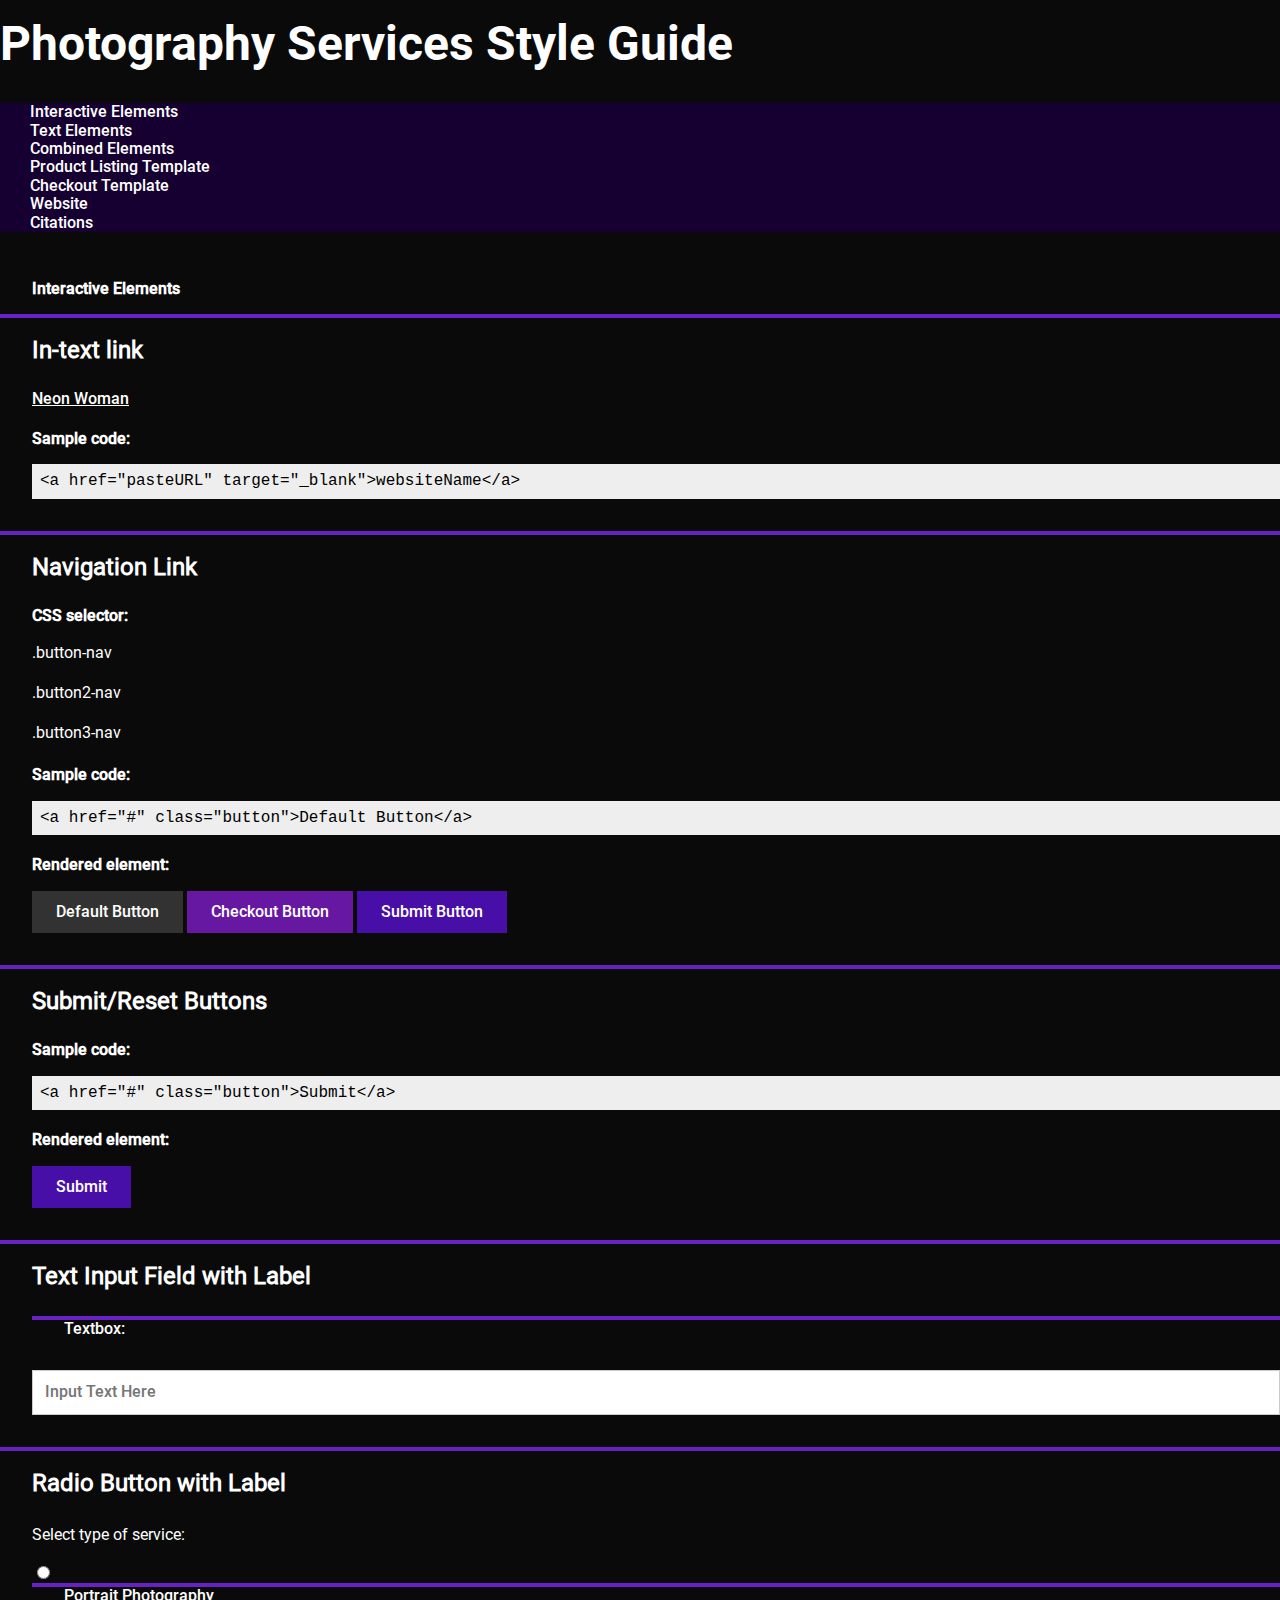
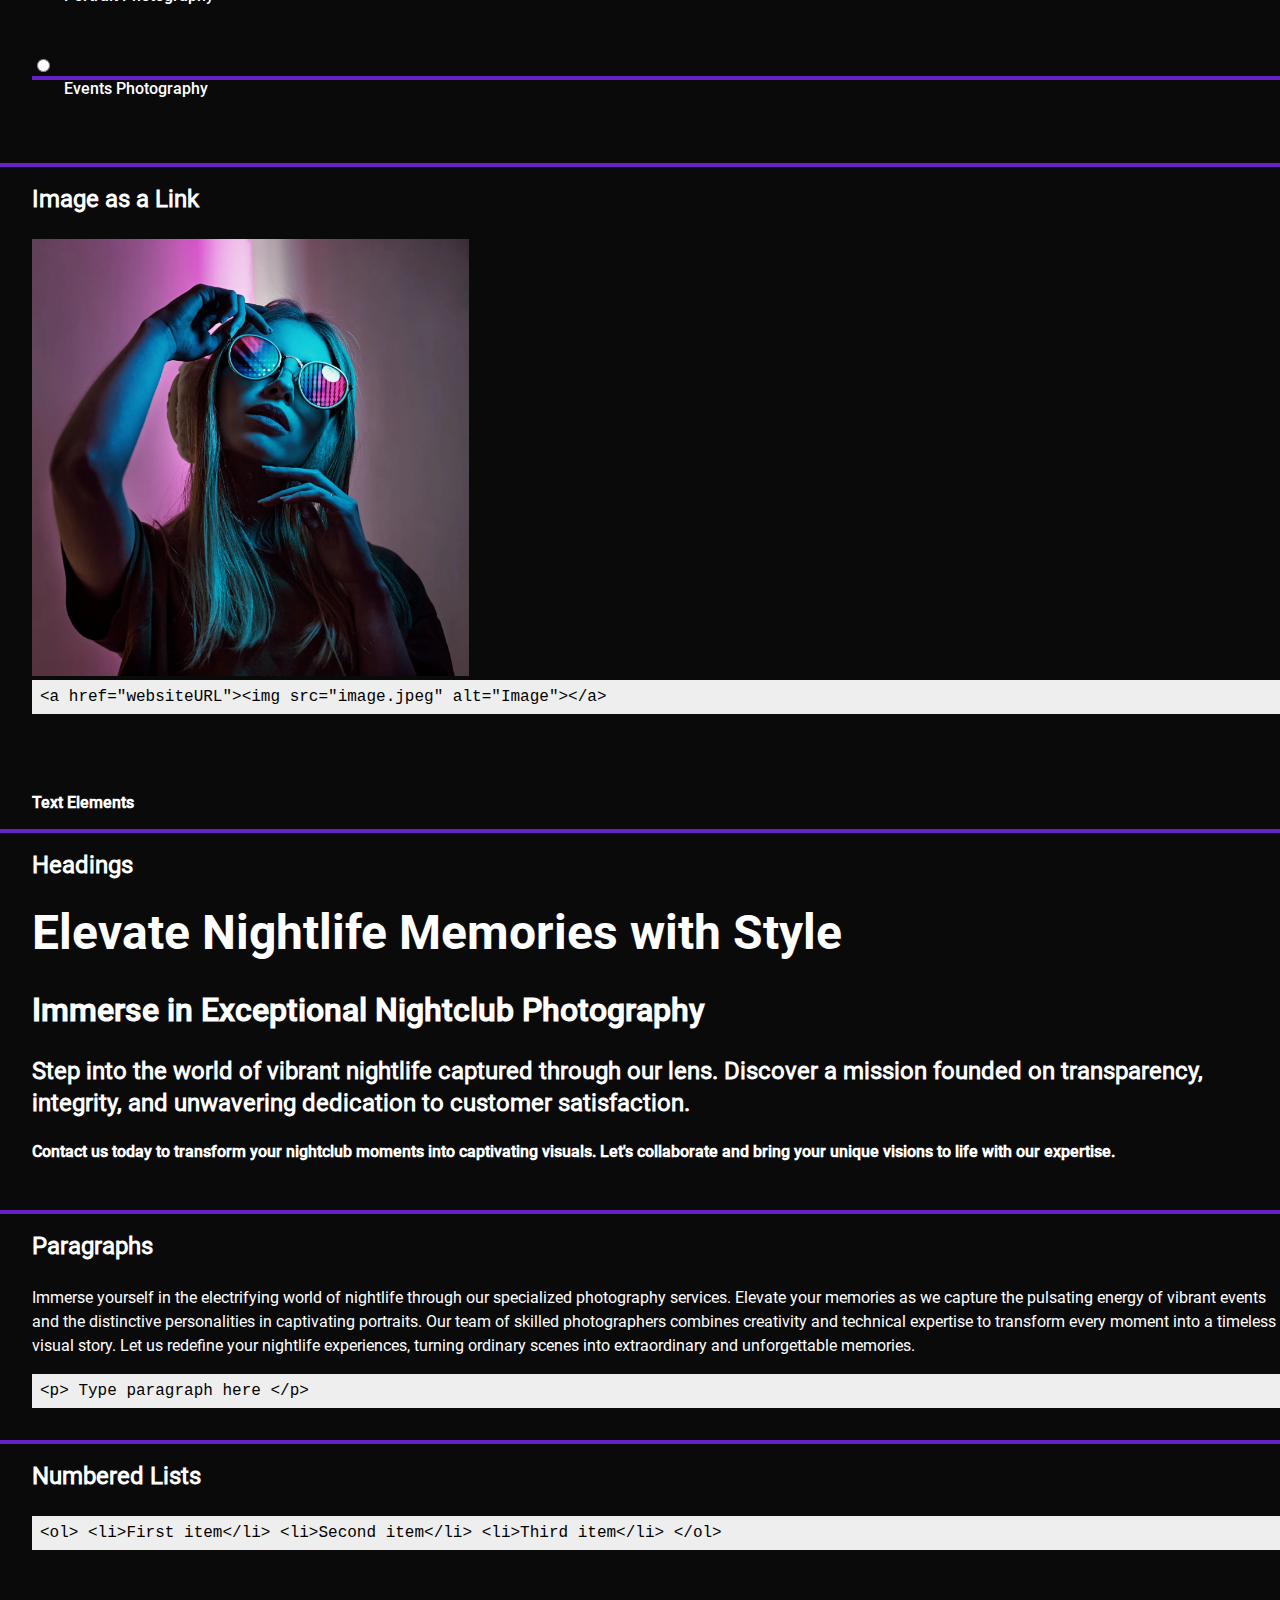
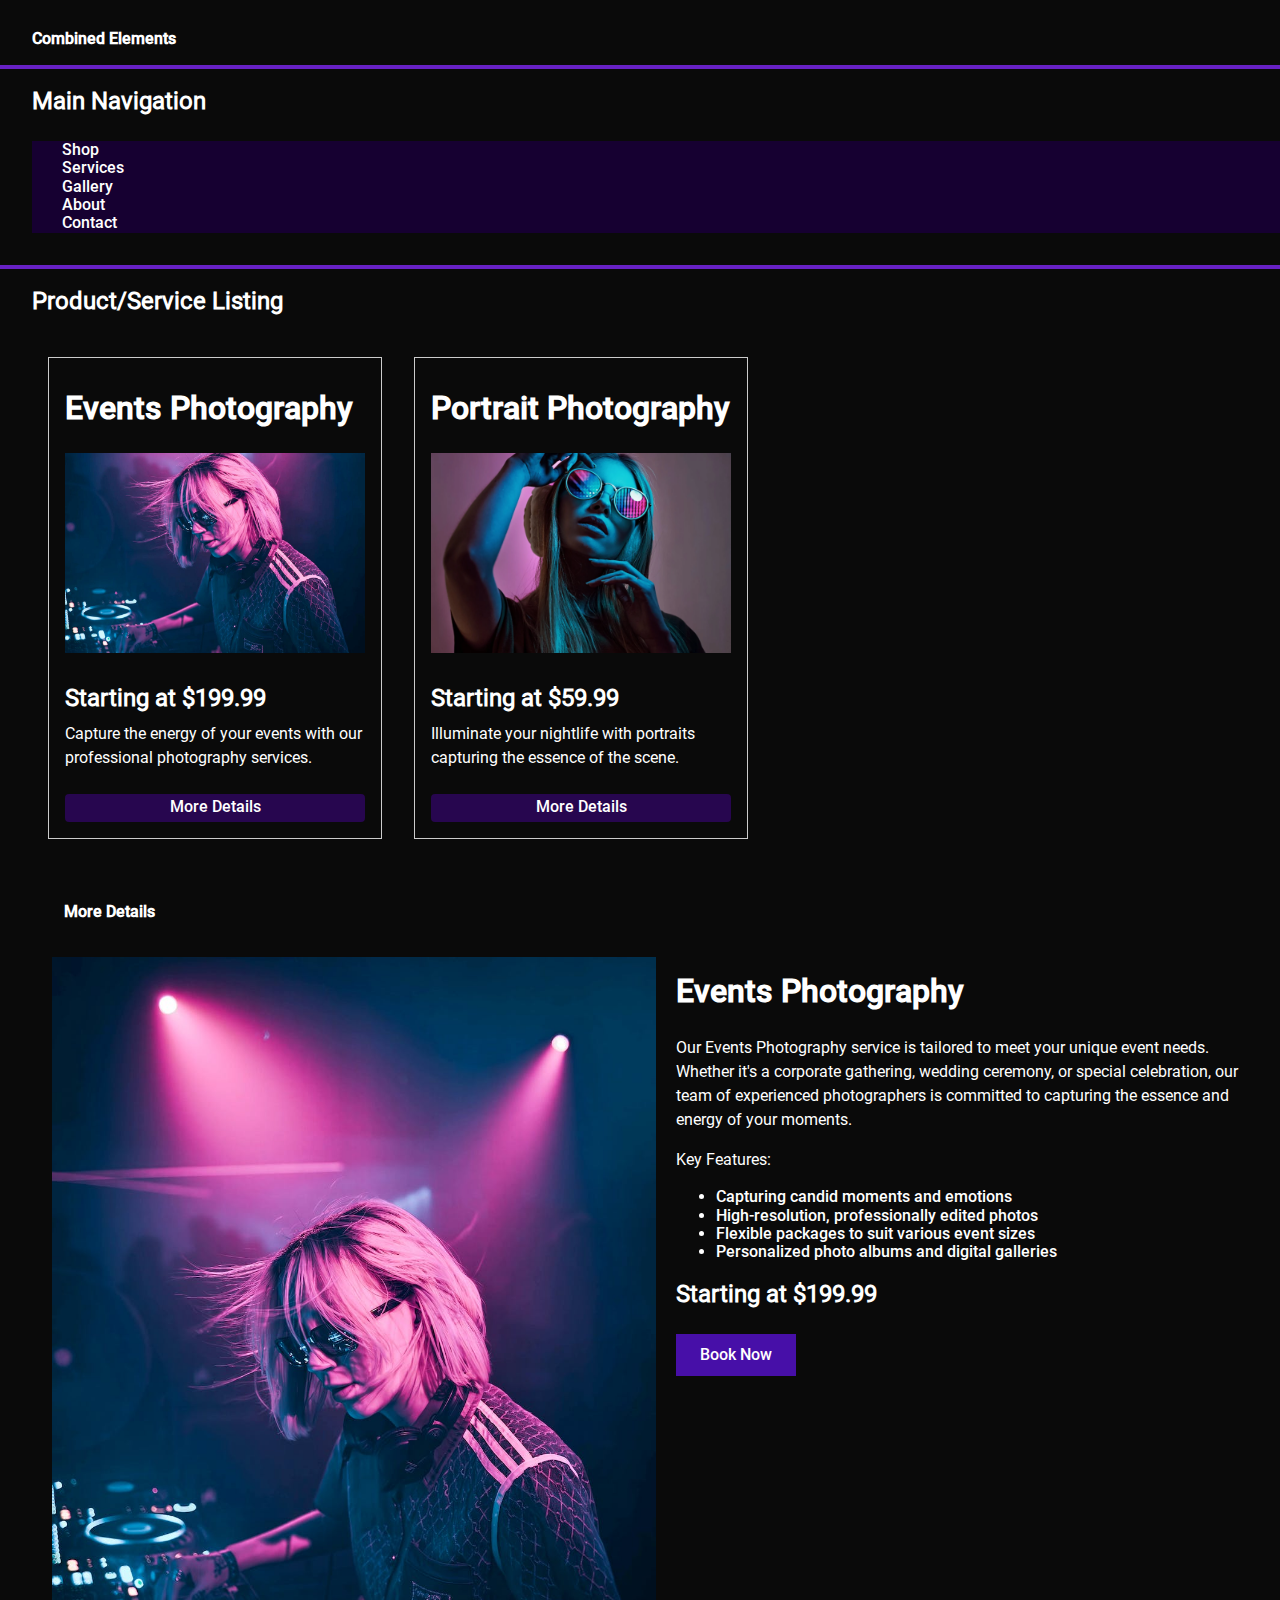
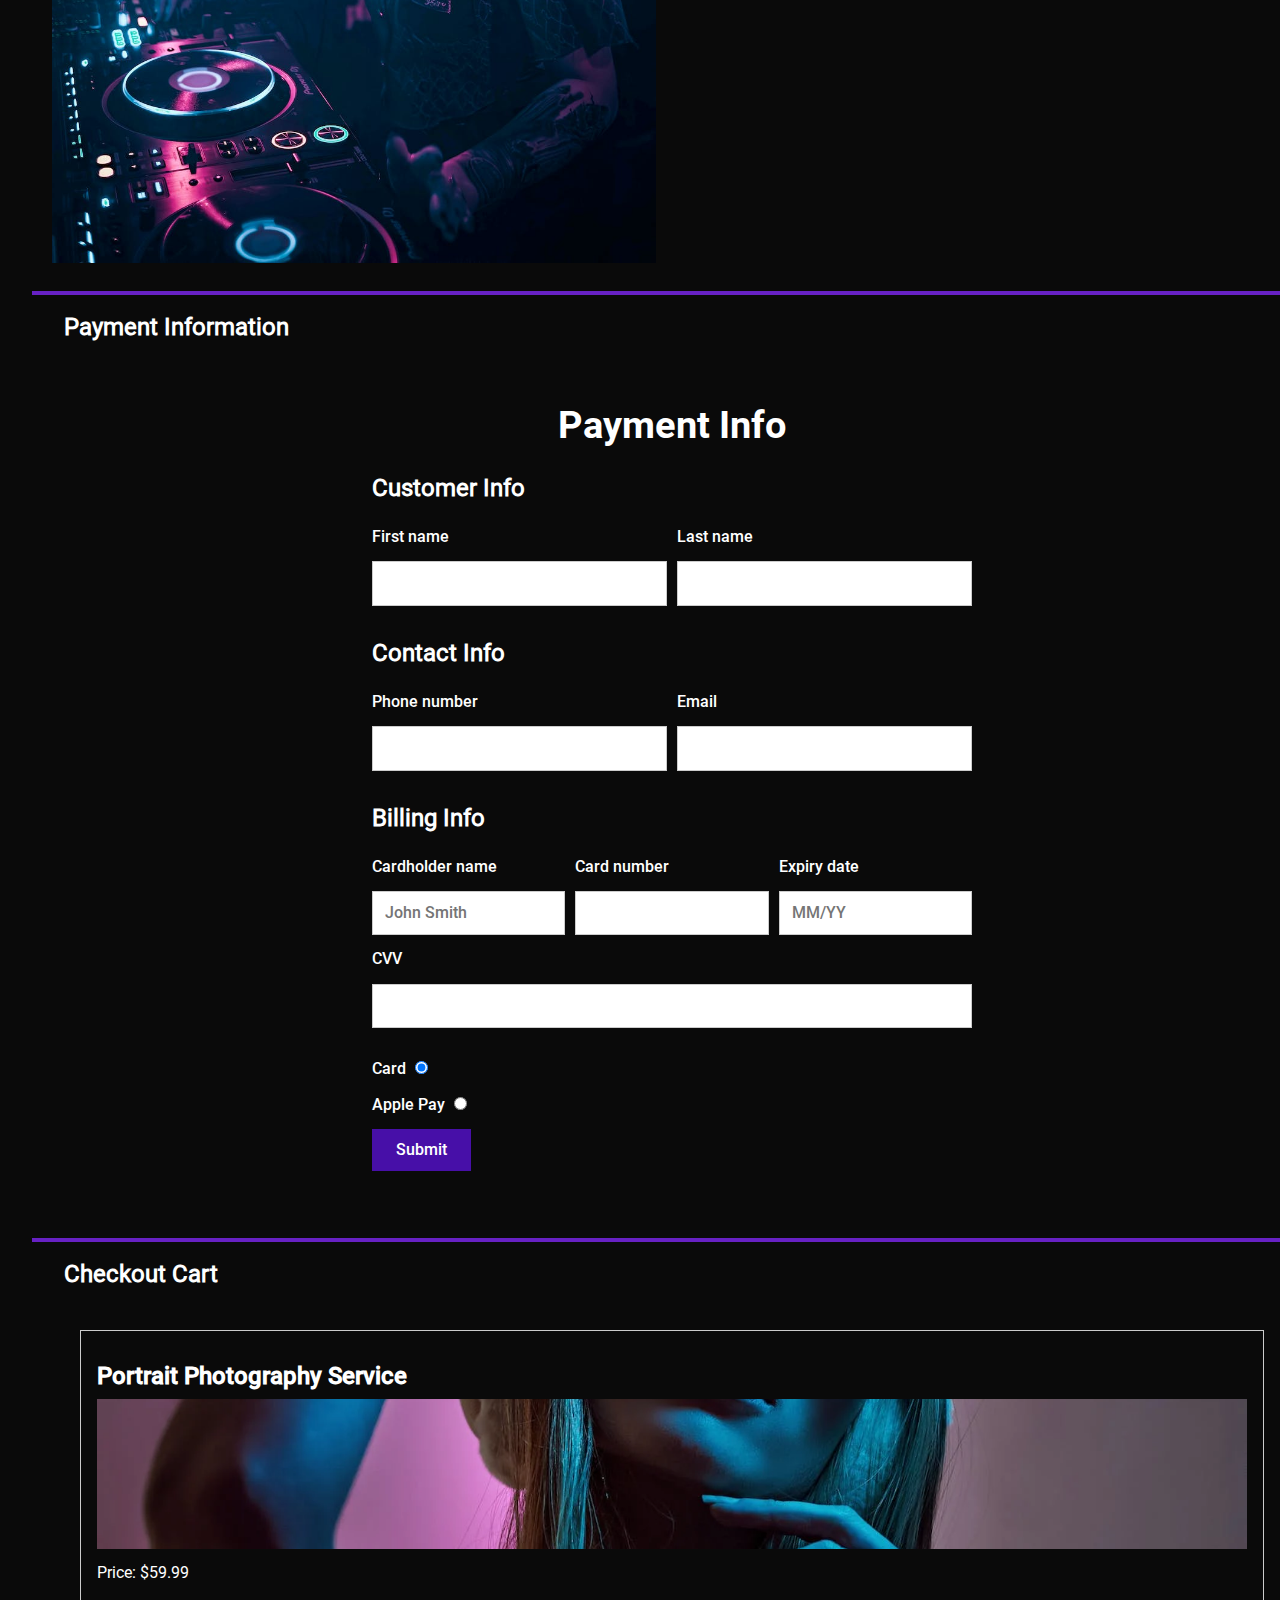
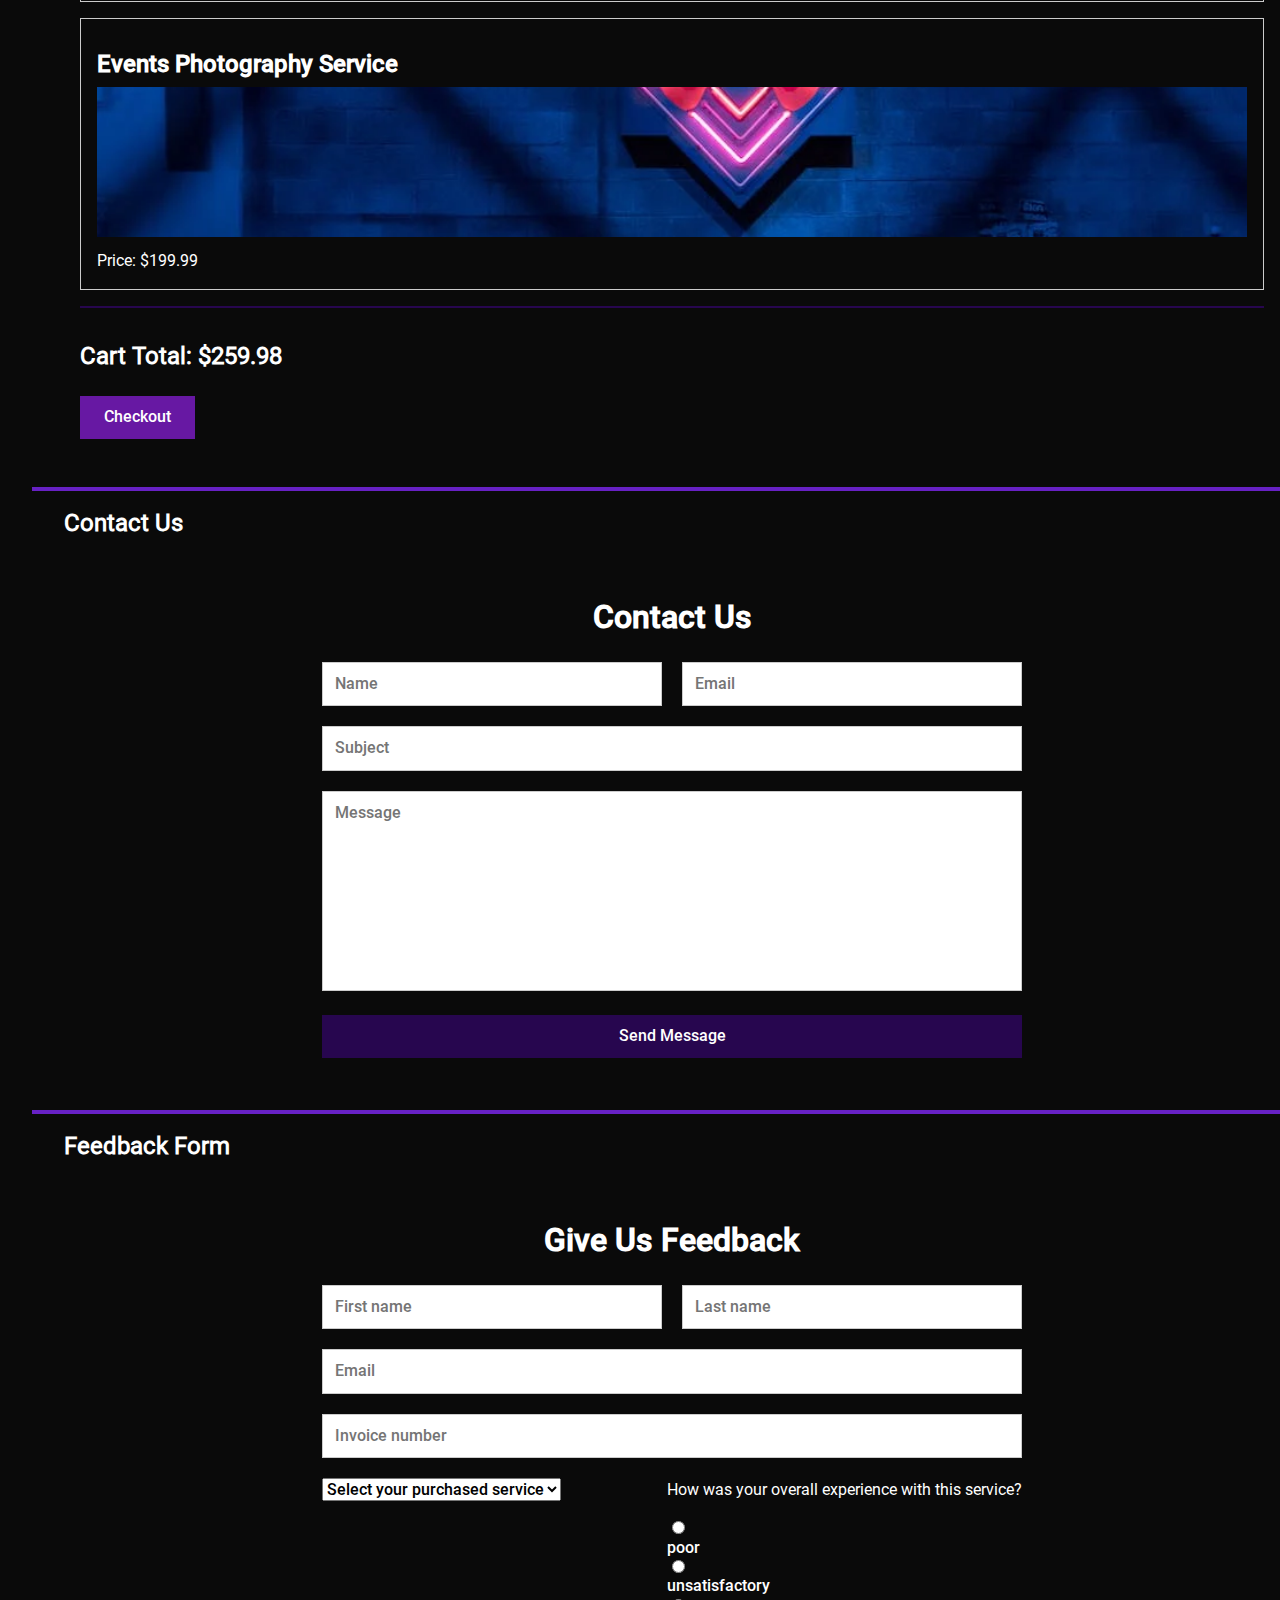
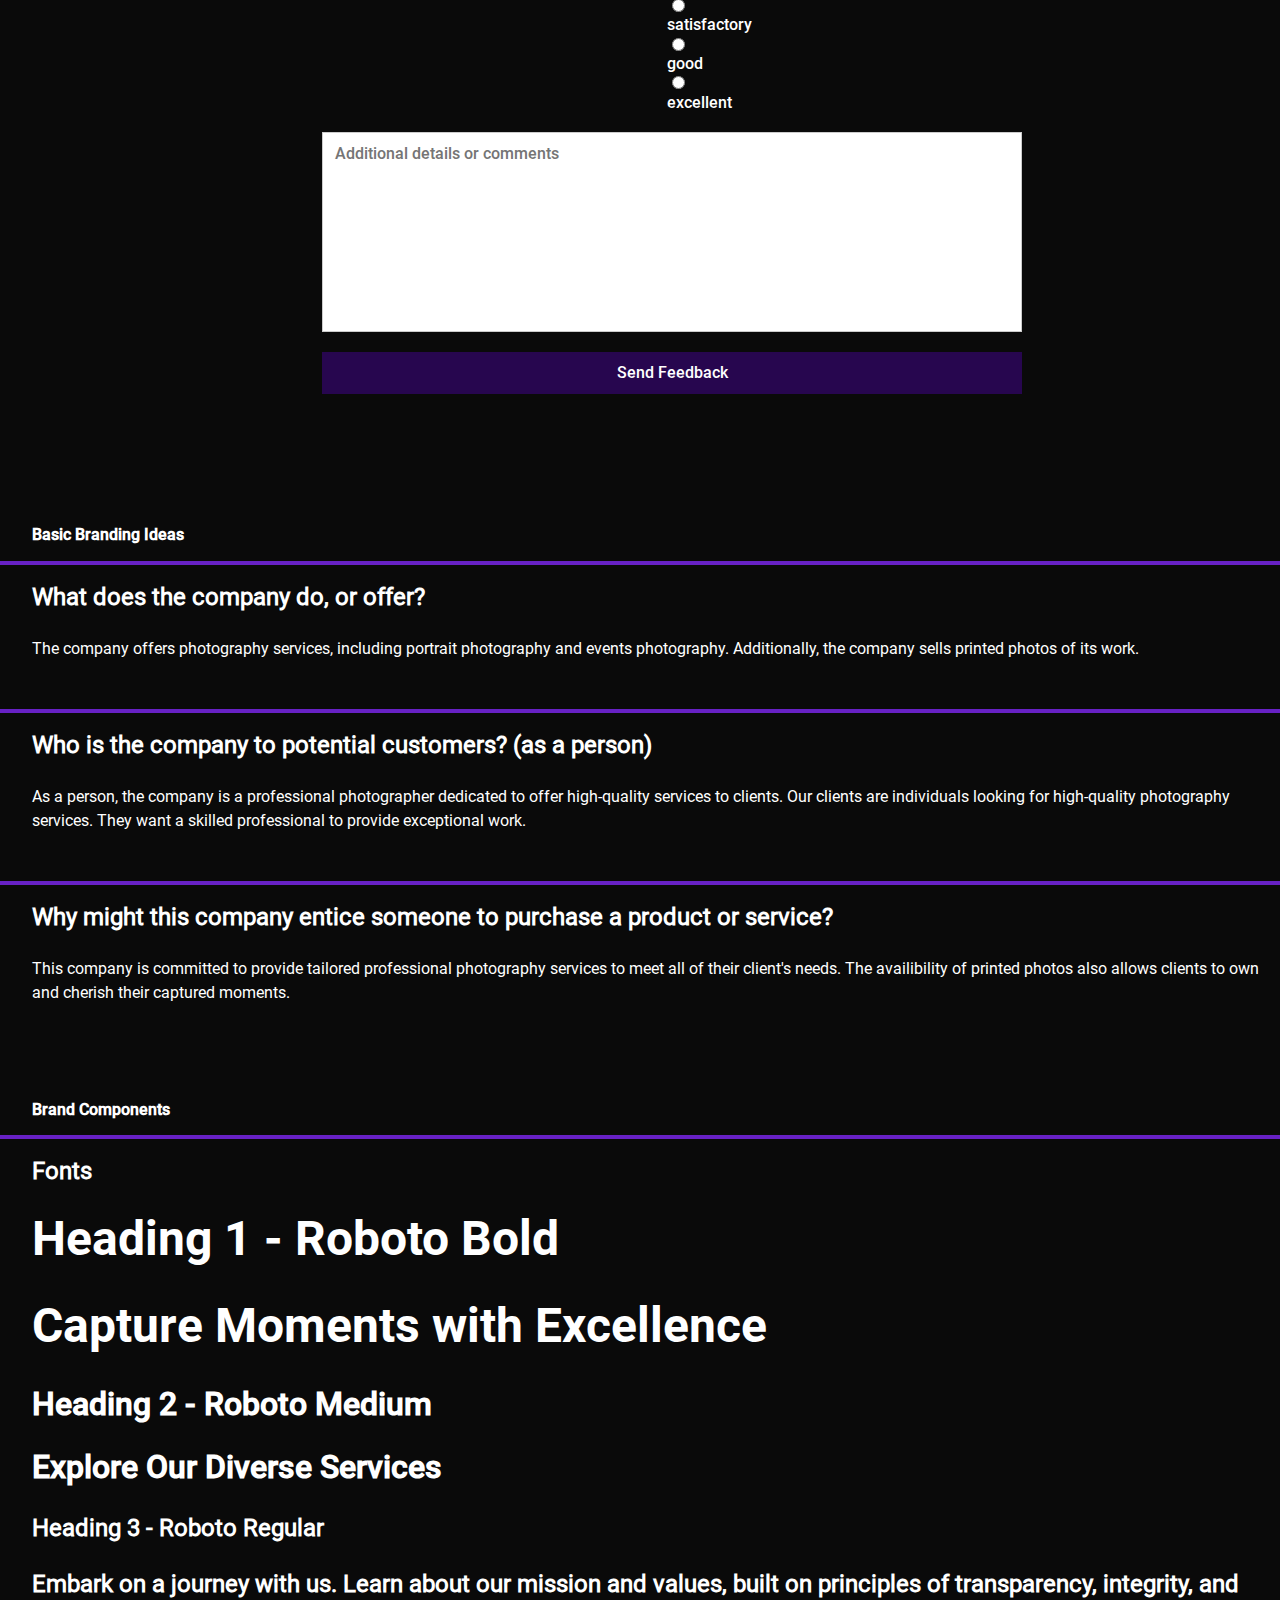
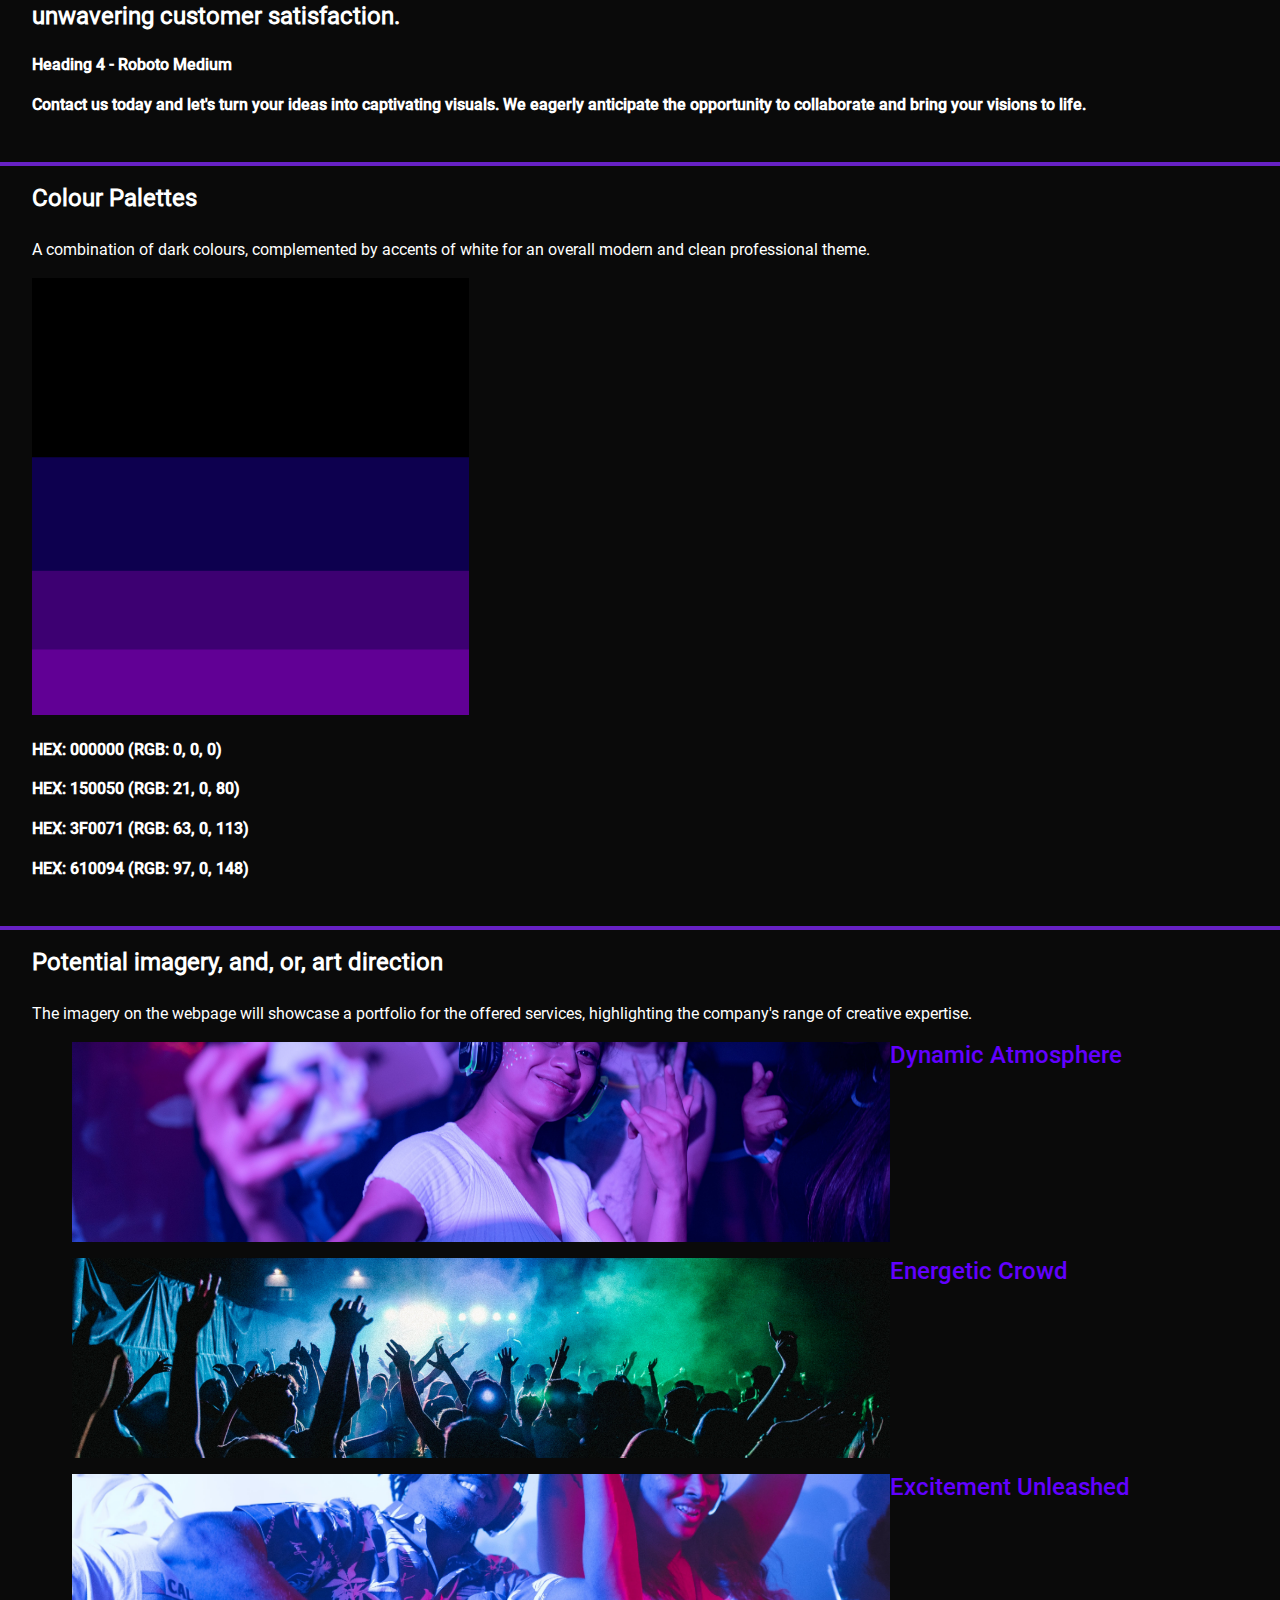
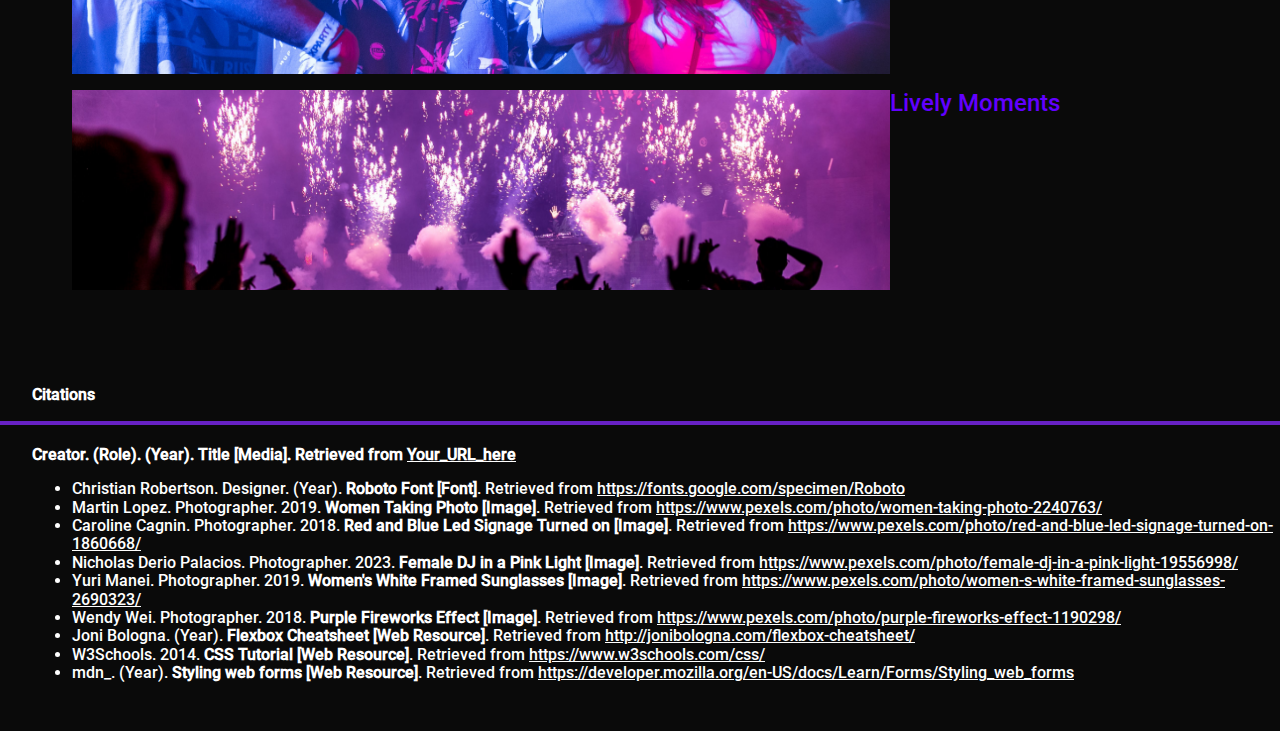
<file: PO2/index.html>
<!DOCTYPE html>
<html lang="en">

<head>

  <meta charset="utf-8">
  <title>Style Guide Template</title>

  <link href="css/normalize.css" rel="stylesheet">
  <link href="css/main.css" rel="stylesheet">
  <link href="css/website.css" rel="stylesheet">
  <link href="css/fonts.css" rel="stylesheet">
</head>

<body>

  <header>
    <h1>Photography Services Style Guide</h1>

    <nav>
      <a href="#interactive_elements">Interactive Elements</a>
      <a href="#text_elements">Text Elements</a>
      <a href="#combined_elements">Combined Elements</a>
      <a href="product_listing.html">Product Listing Template</a>
      <a href="checkout.html">Checkout Template</a>
      <a href="home.html">Website</a>
      <a href="#citations">Citations</a>
    </nav>

  </header>


  <!-- INTERACTIVE ELEMENTS SECTION // -->
  <section id="interactive_elements">
    <h5>Interactive Elements</h5>

    <section class="element">
      <h3>In-text link</h3>

      <a href="https://www.pexels.com/photo/women-s-white-framed-sunglasses-2690323/" target="_blank">Neon Woman</a>
      <h4>Sample code:</h4>
      <code>&lt;a href="pasteURL" target="_blank"&gt;websiteName&lt;/a&gt;</code>

    </section>


    <!-- Default Button styling section -->
    <section class="element">

      <h3>Navigation Link</h3>

      <h4>CSS selector:</h4>
      <p>.button-nav</p>
      <p>.button2-nav</p>
      <p>.button3-nav</p>

      <h4>Sample code:</h4>
      <code>&lt;a href="#" class="button"&gt;Default Button&lt;/a&gt;</code>

      <h4>Rendered element:</h4>
      <a class="button-nav" href="#">Default Button</a>
      <a class="button2-nav" href="#">Checkout Button</a>
      <a class="button3-nav" href="#">Submit Button</a>

    </section>


    <section class="element">
      <h3>Submit/Reset Buttons</h3>

      <h4>Sample code:</h4>
      <code>&lt;a href="#" class="button"&gt;Submit&lt;/a&gt;</code>

      <h4>Rendered element:</h4>
      <a class="button3-nav" href="#">Submit</a>

    </section>


    <section class="element">
      <h3>Text Input Field with Label</h3>

      <label for="form-text">Textbox:</label>
      <input type="text" id="form-text" placeholder="Input Text Here">

    </section>


    <section class="element">
      <h3>Radio Button with Label</h3>
      <p>Select type of service:</p>
      <input type="radio" id="service1" name="service" value="Portrait">
      <label for="service1">Portrait Photography</label><br>
      <input type="radio" id="service2" name="service" value="Events">
      <label for="service2">Events Photography</label>
    </section>


    <section class="element">
      <h3>Image as a Link</h3>

      <a href="https://www.pexels.com/photo/women-s-white-framed-sunglasses-2690323/"><img src="img/photo2.webp"
          alt="Neon Woman"></a>
      <code>&lt;a href="websiteURL"&gt;&lt;img src="image.jpeg" alt="Image"&gt;&lt;/a&gt;</code>

    </section>
  </section>
  <!-- // INTERACTIVE ELEMENTS SECTION -->

  <!-- TEXT ELEMENTS SECTION // -->
  <section id="text_elements">
    <h5>Text Elements</h5>

    <section class="element">
      <h3>Headings</h3>

      <h1>Elevate Nightlife Memories with Style</h1>
      <h2>Immerse in Exceptional Nightclub Photography</h2>
      <h3>Step into the world of vibrant nightlife captured through our lens. Discover a mission founded on
        transparency,
        integrity, and unwavering dedication to customer satisfaction.</h3>
      <h4>Contact us today to transform your nightclub moments into captivating visuals. Let's collaborate and bring
        your
        unique visions to life with our expertise.</h4>

    </section>

    <section class="element">
      <h3>Paragraphs</h3>
      <p>
        Immerse yourself in the electrifying world of nightlife through our specialized photography services.
        Elevate your memories as we capture the pulsating energy of vibrant events and the distinctive personalities
        in captivating portraits. Our team of skilled photographers combines creativity and technical expertise to
        transform every moment into a timeless visual story. Let us redefine your nightlife experiences, turning
        ordinary
        scenes into extraordinary and unforgettable memories.
      </p>

      <code>
          &lt;p&gt;
            Type paragraph here
          &lt;/p&gt;
        </code>

    </section>

    <section class="element">
      <h3>Numbered Lists</h3>

      <code>
          &lt;ol&gt;
            &lt;li&gt;First item&lt;/li&gt;
            &lt;li&gt;Second item&lt;/li&gt;
            &lt;li&gt;Third item&lt;/li&gt;
          &lt;/ol&gt;
        </code>

    </section>

  </section>
  <!-- // TEXT ELEMENTS SECTION -->

  <!-- COMBINED ELEMENTS SECTION // -->
  <section id="combined_elements">
    <h5>Combined Elements</h5>

    <section class="element">
      <h3>Main Navigation</h3>

      <nav>
        <a href="#">Shop</a>
        <a href="#">Services</a>
        <a href="#">Gallery</a>
        <a href="#">About</a>
        <a href="#">Contact</a>
      </nav>

    </section>

    <section class="element">
      <h3>Product/Service Listing</h3>

      <div class="service-list">
        <!-- Service Item 1 -->
        <div class="service-item">
          <h2>Events Photography</h2>
          <img src="img/photo2.jpeg" alt="Events">
          <h3>Starting at $199.99</h3>
          <p>Capture the energy of your events with our professional photography services.</p>
          <a href="#">More Details</a>
        </div>

        <!-- Service Item 2 -->
        <div class="service-item">
          <h2>Portrait Photography</h2>
          <img src="img/photo2.webp" alt="Portrait">
          <h3>Starting at $59.99</h3>
          <p>Illuminate your nightlife with portraits capturing the essence of the scene.</p>
          <a href="#">More Details</a>
        </div>
      </div>

      <!-- MORE DETAILS SECTION -->
      <h5>More Details</h5>
      <section id="more-details">
        <div class="service-details">
          <div class="main-info">
            <img src="img/photo2.jpeg" alt="Events">
            <div class="events-title">
              <h2>Events Photography</h2>
              <p>Our Events Photography service is tailored to meet your unique event needs. Whether it's a corporate
                gathering,
                wedding ceremony, or special celebration, our team of experienced photographers is committed to
                capturing
                the
                essence and energy of your moments.</p>
              <div class="key-features">
                <p>Key Features:</p>
                <ul>
                  <li>Capturing candid moments and emotions</li>
                  <li>High-resolution, professionally edited photos</li>
                  <li>Flexible packages to suit various event sizes</li>
                  <li>Personalized photo albums and digital galleries</li>
                </ul>

                <h3>Starting at $199.99</h3>

                <a class="button3-nav" href="#">Book Now</a>
              </div>
            </div>
          </div>
        </div>
      </section>
      <!-- // MORE DETAILS SECTION -->

      <!-- CHECKOUT PAYMENT -->
      <section class="element">
        <h3>Payment Information</h3>
        <section id="checkout-payment">
          <h1>Payment Info</h1>

          <h3>Customer Info</h3>

          <div class="personal-info">
            <div>
              <label for="first-name">First name</label>
              <input type="text" id="first-name" name="first-name" required>
            </div>

            <div>
              <label for="last-name">Last name</label>
              <input type="text" id="last-name" name="last-name" required>
            </div>
          </div>

          <h3>Contact Info</h3>

          <div class="personal-info">
            <div>
              <label for="phone-num">Phone number</label>
              <input type="tel" id="phone-num" name="phone-num" required>
            </div>

            <div>
              <label for="email">Email</label>
              <input type="email" id="email" name="email" required>
            </div>
          </div>

          <h3>Billing Info</h3>

          <div class="billing-info">
            <div>
              <label for="card-name">Cardholder name</label>
              <input type="text" id="card-name" name="card-name" placeholder="John Smith" required>
            </div>

            <div>
              <label for="card-num">Card number</label>
              <input type="text" id="card-num" name="card-num" required>
            </div>

            <div>
              <label for="expiry-date">Expiry date</label>
              <input type="text" id="expiry-date" name="expiry-date" placeholder="MM/YY" required>
            </div>

            <div>
              <label for="cvv">CVV</label>
              <input type="text" id="cvv" name="cvv" required>
            </div>
          </div>

          <div class="payment-type">
            <div>
              <label for="credit-card">Card</label>
              <input type="radio" id="credit-card" name="pay-method" value="credit-card" checked>
            </div>

            <div>
              <label for="apple">Apple Pay</label>
              <input type="radio" id="apple" name="pay-method" value="apple">
            </div>
          </div>

          <div>
            <a class="button3-nav" href="#">Submit</a>
          </div>
        </section>
        <!-- // CHECKOUT PAYMENT -->

      </section>

      <section class="element">
        <h3>Checkout Cart</h3>

        <div class="checkout-cart">
          <div class="cart-item">
            <h2>Portrait Photography Service</h2>
            <img src="img/photo2.webp" alt="Portrait Service">
            <p>Price: $59.99</p>
          </div>

          <div class="cart-item">
            <h2>Events Photography Service</h2>
            <img src="img/photo3.webp" alt="Events Service">
            <p>Price: $199.99</p>
          </div>

          <div class="cart-total">
            <h3>Cart Total: $259.98</h3>
          </div>

          <div>
            <a class="button2-nav" href="#">Checkout</a>
          </div>
        </div>

      </section>

      <!-- // CONTACT US -->
      <section class="element">
        <h3>Contact Us</h3>

        <div class="client-form">
          <h2>Contact Us</h2>
          <form method="POST" id="contact-form">
            <div class="input-group">
              <input type="text" id="name" name="name" placeholder="Name" required>
              <input type="email" name="email" placeholder="Email" required>
            </div>
            <input type="text" id="subject" name="subject" placeholder="Subject" required>
            <textarea class="message" name="message" placeholder="Message" rows="5" required></textarea>

            <button type="submit" class="submit-btn">Send Message</button>
          </form>
        </div>

      </section>
      <!-- // CONTACT US -->

      <!-- // FEEDBACK FORM -->
      <section class="element">
        <h3>Feedback Form</h3>

        <div class="client-form">
          <h2>Give Us Feedback</h2>

          <form id="feedback-form">
            <div id="feedback-client-info">
              <input type="text" id="feedback-fname" name="feedback-fname" placeholder="First name" required>

              <input type="text" id="feedback-lname" name="feedback-lname" placeholder="Last name" required>

              <input type="email" id="feedback-email" name="feedback-email" placeholder="Email" required>

              <input type="text" id="invoice-number" name="feedback-invoice" placeholder="Invoice number" required>

              <div>
                <select name="Purchased Service" id="service-purchase">
                  <option value="select">Select your purchased service</option>
                  <option value="event-package">Event Photography</option>
                  <option value="portrait-package">Portrait Photography</option>
                </select>
              </div>

              <div class="feedback-rating">
                <p>How was your overall experience with this service?</p>

                <input type="radio" id="q1-poor" name="question1" value="poor" />
                <label for="q1-poor">poor</label>

                <input type="radio" id="q1-unsat" name="question1" value="unsatisfactory" />
                <label for="q1-unsat">unsatisfactory</label>

                <input type="radio" id="q1-sat" name="question1" value="satisfactory" />
                <label for="q1-sat">satisfactory</label>

                <input type="radio" id="q1-good" name="question1" value="good" />
                <label for="q1-good">good</label>

                <input type="radio" id="q1-excel" name="question1" value="excellent" />
                <label for="q1-excel">excellent</label>
              </div>

              <textarea class="message" rows="10" placeholder="Additional details or comments"></textarea>
            </div>

            <button type="submit" class="submit-btn">Send Feedback</button>
          </form>
        </div>
      </section>
      <!-- // FEEDBACK FORM -->

    </section>
    <!-- // COMBINED ELEMENTS SECTION -->


    <!-- BASIC BRANDING IDEAS // -->
    <section id="branding">
      <h5>Basic Branding Ideas</h5>

      <section class="element">
        <h3>What does the company do, or offer?</h3>
        <p>
          The company offers photography services, including portrait photography and events photography.
          Additionally, the company sells printed photos of its work.
        </p>
      </section>

      <section class="element">
        <h3>Who is the company to potential customers? (as a person)</h3>
        <p>
          As a person, the company is a professional photographer dedicated to offer high-quality services to clients.
          Our clients are individuals looking for high-quality photography services. They want a skilled professional to
          provide exceptional work.
        </p>
      </section>

      <section class="element">
        <h3>Why might this company entice someone to purchase a product or service?</h3>
        <p>
          This company is committed to provide tailored professional photography services to meet all of their client's
          needs.
          The availibility of printed photos also allows clients to own and cherish their captured moments.
        </p>
      </section>

    </section>
    <!-- BASIC BRANDING IDEAS // -->


    <!-- Brand Components // -->
    <section id="brand-components">
      <h5>Brand Components</h5>

      <section class="element">
        <h3>Fonts</h3>

        <h1>Heading 1 - Roboto Bold</h1>
        <h1>Capture Moments with Excellence</h1>

        <h2>Heading 2 - Roboto Medium</h2>
        <h2>Explore Our Diverse Services</h2>

        <h3>Heading 3 - Roboto Regular</h3>
        <h3>Embark on a journey with us. Learn about our mission and values, built on principles of transparency,
          integrity, and unwavering customer satisfaction.</h3>

        <h4>Heading 4 - Roboto Medium</h4>
        <h4>Contact us today and let's turn your ideas into captivating visuals. We eagerly anticipate the opportunity
          to
          collaborate and bring your visions to life.</h4>

      </section>

      <section class="element">
        <h3>Colour Palettes</h3>
        <p>
          A combination of dark colours, complemented by accents of white for an overall modern and clean professional
          theme.
        </p>

        <img src="img/colour.png" alt="The colour.">
        <h4>HEX: 000000 (RGB: 0, 0, 0)</h4>
        <h4>HEX: 150050 (RGB: 21, 0, 80)</h4>
        <h4>HEX: 3F0071 (RGB: 63, 0, 113)</h4>
        <h4>HEX: 610094 (RGB: 97, 0, 148)</h4>
      </section>


      <section class="element">
        <h3>Potential imagery, and, or, art direction</h3>
        <p>
          The imagery on the webpage will showcase a portfolio for the offered services, highlighting the company's
          range
          of creative expertise.
        </p>

        <figure>
          <img src="img/club1.jpg" alt="An events shot.">
          <figcaption>Dynamic Atmosphere</figcaption>
        </figure>

        <figure>
          <img src="img/club2.jpg" alt="An events shot.">
          <figcaption>Energetic Crowd</figcaption>
        </figure>

        <figure>
          <img src="img/club3.jpg" alt="An events shot.">
          <figcaption>Excitement Unleashed</figcaption>
        </figure>

        <figure>
          <img src="img/club4.jpg" alt="An events shot.">
          <figcaption>Lively Moments</figcaption>
        </figure>

      </section>


    </section>
    <!-- BASIC BRANDING IDEAS // -->

    <section id="citations">

      <h5>Citations</h5>
      <section class="element">
        <h4>Creator. (Role). (Year). <strong>Title [Media]</strong>. Retrieved from <a
            href="Your_URL_here">Your_URL_here</a></h4>

        <ul>
          <li>Christian Robertson. Designer. (Year). <strong>Roboto Font [Font]</strong>. Retrieved from <a
              href="https://fonts.google.com/specimen/Roboto">https://fonts.google.com/specimen/Roboto</a>
          </li>
          <li>Martin Lopez. Photographer. 2019. <strong>Women Taking Photo [Image]</strong>. Retrieved from <a
              href="https://www.pexels.com/photo/women-taking-photo-2240763/">https://www.pexels.com/photo/women-taking-photo-2240763/</a>
          </li>
          <li>Caroline Cagnin. Photographer. 2018. <strong>Red and Blue Led Signage Turned on [Image]</strong>.
            Retrieved
            from <a
              href="https://www.pexels.com/photo/red-and-blue-led-signage-turned-on-1860668/">https://www.pexels.com/photo/red-and-blue-led-signage-turned-on-1860668/</a>
          </li>
          <li>Nicholas Derio Palacios. Photographer. 2023. <strong>Female DJ in a Pink Light [Image]</strong>. Retrieved
            from <a
              href="https://www.pexels.com/photo/female-dj-in-a-pink-light-19556998/">https://www.pexels.com/photo/female-dj-in-a-pink-light-19556998/</a>
          </li>
          <li>Yuri Manei. Photographer. 2019. <strong>Women's White Framed Sunglasses [Image]</strong>. Retrieved from
            <a
              href="https://www.pexels.com/photo/women-s-white-framed-sunglasses-2690323/">https://www.pexels.com/photo/women-s-white-framed-sunglasses-2690323/</a>
          </li>
          <li>Wendy Wei. Photographer. 2018. <strong>Purple Fireworks Effect [Image]</strong>. Retrieved from <a
              href="https://www.pexels.com/photo/purple-fireworks-effect-1190298/">https://www.pexels.com/photo/purple-fireworks-effect-1190298/</a>
          </li>
          <li>Joni Bologna. (Year). <strong>Flexbox Cheatsheet [Web Resource]</strong>. Retrieved from <a
              href="http://jonibologna.com/flexbox-cheatsheet/">http://jonibologna.com/flexbox-cheatsheet/</a>
          </li>
          <li>W3Schools. 2014. <strong>CSS Tutorial [Web Resource]</strong>. Retrieved from <a
              href="https://www.w3schools.com/css/">https://www.w3schools.com/css/</a>
          </li>
          <li>mdn_. (Year). <strong>Styling web forms [Web Resource]</strong>. Retrieved from <a
              href="https://developer.mozilla.org/en-US/docs/Learn/Forms/Styling_web_forms">https://developer.mozilla.org/en-US/docs/Learn/Forms/Styling_web_forms</a>
          </li>
        </ul>
      </section>

    </section>
  </section>

</body>

</html>
</file>
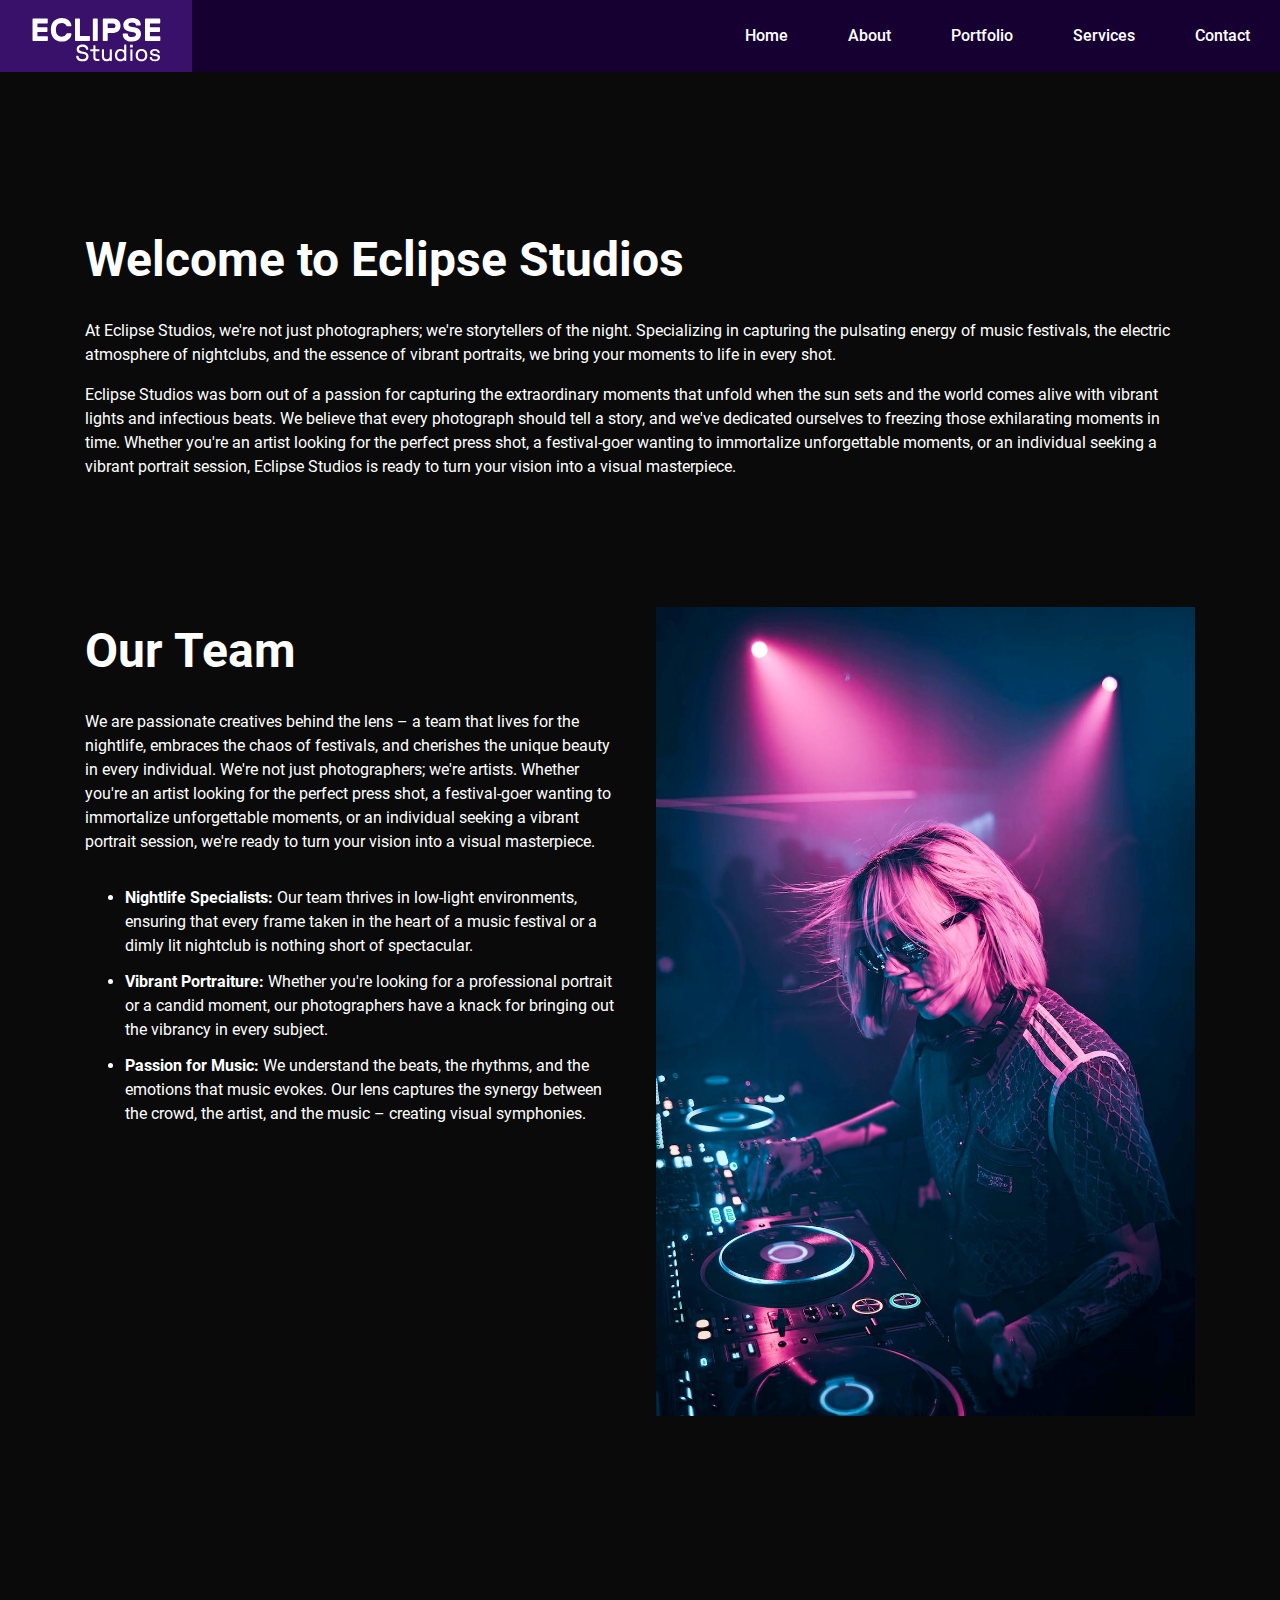
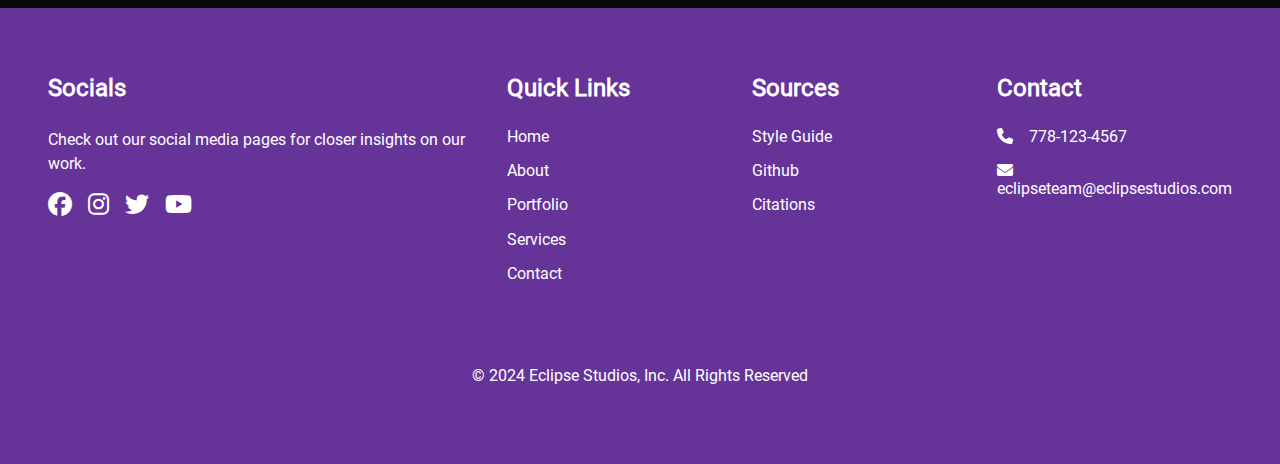
<file: PO2/about.html>
<!DOCTYPE html>
<html lang="en">

<head>
  <meta charset="UTF-8">
  <meta name="viewport" content="width=device-width, initial-scale=1.0">
  <title>Eclipse Studios - About Us</title>

  <link href="css/normalize.css" rel="stylesheet">
  <link href="css/main.css" rel="stylesheet">
  <link href="css/website.css" rel="stylesheet">
  <link href="css/fonts.css" rel="stylesheet">
  <link rel="stylesheet" href="https://cdnjs.cloudflare.com/ajax/libs/font-awesome/6.5.1/css/all.min.css">
</head>

<body>

  <header class="navbar">
    <nav>
      <ul class="sidebar">
        <li onclick=hideSidebar()><a href="#"><svg class="menu-icon" xmlns="http://www.w3.org/2000/svg" height="26"
              viewBox="0 -960 960 960" width="26">
              <path
                d="m256-200-56-56 224-224-224-224 56-56 224 224 224-224 56 56-224 224 224 224-56 56-224-224-224 224Z" />
            </svg></a></li>
        <li><a href="home.html">Home</a></li>
        <li><a href="about.html">About</a></li>
        <li><a href="portfolio.html">Portfolio</a></li>
        <li><a href="services.html">Services</a></li>
        <li><a href="contact.html">Contact</a></li>
      </ul>
      <!-- Close and menu icons from: https://fonts.google.com/icons?selected=Material+Symbols+Outlined:close:FILL@0;wght@400;GRAD@0;opsz@24 -->
      <ul>
        <li><a href="home.html" class="nav-logo"><svg width="132" height="59" viewBox="0 0 132 59" fill="none"
              xmlns="http://www.w3.org/2000/svg">
              <path
                d="M3.168 34C2.816 34 2.528 33.712 2.528 33.36V12.24C2.528 11.888 2.816 11.6 3.168 11.6H17.12C17.472 11.6 17.76 11.888 17.76 12.24V15.76C17.76 16.112 17.472 16.4 17.12 16.4H7.744C7.552 16.4 7.424 16.528 7.424 16.72V19.856C7.424 20.048 7.552 20.176 7.744 20.176H16.832C17.184 20.176 17.472 20.464 17.472 20.816V24.336C17.472 24.688 17.184 24.976 16.832 24.976H7.744C7.552 24.976 7.424 25.104 7.424 25.296V28.88C7.424 29.072 7.552 29.2 7.744 29.2H17.216C17.568 29.2 17.856 29.488 17.856 29.84V33.36C17.856 33.712 17.568 34 17.216 34H3.168ZM31.823 34.608C28.399 34.608 25.647 33.36 23.663 31.248C21.807 29.2 20.847 26.288 20.847 22.8C20.847 19.312 21.807 16.4 23.663 14.352C25.647 12.24 28.399 10.992 31.823 10.992C36.751 10.992 41.071 14.064 41.455 18.448C41.519 18.928 41.295 19.248 40.879 19.248H37.359C36.815 19.248 36.591 19.056 36.431 18.736C35.855 17.36 34.415 15.888 31.823 15.888C29.839 15.888 28.399 16.592 27.343 17.84C26.351 19.024 25.903 20.72 25.903 22.8C25.903 24.88 26.351 26.576 27.343 27.76C28.399 29.008 29.871 29.712 31.823 29.712C34.415 29.712 35.855 28.24 36.431 26.864C36.591 26.544 36.815 26.352 37.359 26.352H40.879C41.295 26.352 41.519 26.672 41.455 27.152C41.071 31.536 36.751 34.608 31.823 34.608ZM45.668 34C45.316 34 45.028 33.712 45.028 33.36V12.24C45.028 11.888 45.316 11.6 45.668 11.6H49.284C49.636 11.6 49.924 11.888 49.924 12.24V28.784C49.924 29.008 50.052 29.104 50.244 29.104H59.268C59.62 29.104 59.908 29.392 59.908 29.744V33.36C59.908 33.712 59.62 34 59.268 34H45.668ZM63.6085 34C63.1605 34 62.8405 33.68 62.8405 33.232V12.368C62.8405 11.92 63.1605 11.6 63.6085 11.6H67.0005C67.4485 11.6 67.7365 11.92 67.7365 12.368V33.232C67.7365 33.68 67.4485 34 67.0005 34H63.6085ZM73.4493 34C73.0973 34 72.8093 33.712 72.8093 33.36V12.24C72.8093 11.888 73.0973 11.6 73.4493 11.6H83.3373C87.5933 11.6 90.5373 14.544 90.5373 18.768C90.5373 22.96 87.6253 25.904 83.3373 25.904H78.0253C77.8333 25.904 77.7053 26.032 77.7053 26.224V33.36C77.7053 33.712 77.4173 34 77.0653 34H73.4493ZM77.7053 20.784C77.7053 20.976 77.8333 21.104 78.0253 21.104H83.2733C84.5533 21.104 85.5133 20.08 85.5133 18.768C85.5133 17.424 84.5533 16.4 83.2733 16.4H78.0253C77.8333 16.4 77.7053 16.528 77.7053 16.72V20.784ZM101.994 34.608C96.4898 34.608 92.6818 31.696 92.6818 27.184V27.152C92.6818 26.8 92.9698 26.512 93.3218 26.512H97.1938C97.5458 26.512 97.8338 26.8 97.8338 27.152V27.184C97.8338 29.104 99.3378 30.064 102.026 30.064C104.394 30.064 105.962 29.168 105.962 27.536C105.962 26.352 105.194 25.68 103.37 25.328L99.1138 24.496C95.2098 23.728 93.3218 21.424 93.3218 18.032C93.3218 13.776 97.0018 10.992 102.09 10.992C107.242 10.992 110.794 13.712 110.794 17.808V17.872C110.794 18.224 110.506 18.512 110.154 18.512H106.41C106.058 18.512 105.77 18.224 105.77 17.872V17.808C105.77 16.368 104.266 15.536 102.058 15.536C99.7858 15.536 98.4418 16.336 98.4418 17.712C98.4418 18.864 99.2738 19.472 101.098 19.856L105.258 20.624C109.002 21.328 110.986 23.664 110.986 27.12C110.986 31.568 107.562 34.608 101.994 34.608ZM115.668 34C115.316 34 115.028 33.712 115.028 33.36V12.24C115.028 11.888 115.316 11.6 115.668 11.6H129.62C129.972 11.6 130.26 11.888 130.26 12.24V15.76C130.26 16.112 129.972 16.4 129.62 16.4H120.244C120.052 16.4 119.924 16.528 119.924 16.72V19.856C119.924 20.048 120.052 20.176 120.244 20.176H129.332C129.684 20.176 129.972 20.464 129.972 20.816V24.336C129.972 24.688 129.684 24.976 129.332 24.976H120.244C120.052 24.976 119.924 25.104 119.924 25.296V28.88C119.924 29.072 120.052 29.2 120.244 29.2H129.716C130.068 29.2 130.356 29.488 130.356 29.84V33.36C130.356 33.712 130.068 34 129.716 34H115.668Z"
                fill="white" />
              <path
                d="M52.429 54.368C48.841 54.368 46.242 52.574 46.242 49.239V49.193C46.242 48.94 46.449 48.733 46.702 48.733H48.105C48.358 48.733 48.565 48.94 48.565 49.193V49.239C48.565 51.217 50.106 52.252 52.429 52.252C54.729 52.252 56.247 51.309 56.247 49.515C56.247 48.181 55.396 47.422 53.602 47.054L50.727 46.479C48.22 45.973 46.702 44.616 46.702 42.155C46.702 39.142 49.462 37.532 52.567 37.532C55.879 37.532 58.317 39.303 58.317 42.178V42.247C58.317 42.5 58.11 42.707 57.857 42.707H56.523C56.27 42.707 56.063 42.5 56.063 42.247V42.178C56.063 40.522 54.522 39.648 52.544 39.648C50.428 39.648 49.002 40.453 49.002 42.063C49.002 43.42 49.991 44.064 51.923 44.455L54.43 44.938C56.983 45.444 58.524 46.939 58.524 49.4C58.524 52.505 55.971 54.368 52.429 54.368ZM66.8847 54C64.5387 54 63.3657 52.551 63.3657 50.458V44.593C63.3657 44.455 63.2737 44.363 63.1357 44.363H60.6977C60.4447 44.363 60.2377 44.156 60.2377 43.903V42.822C60.2377 42.569 60.4447 42.362 60.6977 42.362H63.1357C63.2737 42.362 63.3657 42.27 63.3657 42.132V38.751C63.3657 38.498 63.5727 38.291 63.8257 38.291H64.9757C65.2287 38.291 65.4357 38.498 65.4357 38.751V42.132C65.4357 42.27 65.5277 42.362 65.6657 42.362H69.0007C69.2537 42.362 69.4607 42.569 69.4607 42.822V43.903C69.4607 44.156 69.2537 44.363 69.0007 44.363H65.6657C65.5277 44.363 65.4357 44.455 65.4357 44.593V50.251C65.4357 51.378 66.0797 51.93 67.1147 51.93H69.0007C69.2537 51.93 69.4607 52.137 69.4607 52.39V53.54C69.4607 53.793 69.2537 54 69.0007 54H66.8847ZM76.2994 54.368C73.8614 54.368 71.9064 52.712 71.9064 49.607V42.822C71.9064 42.569 72.1134 42.362 72.3664 42.362H73.5394C73.7924 42.362 73.9994 42.569 73.9994 42.822V49.354C73.9994 51.286 75.1954 52.321 76.8744 52.321C78.5534 52.321 79.7494 51.286 79.7494 49.354V42.822C79.7494 42.569 79.9564 42.362 80.2094 42.362H81.3824C81.6354 42.362 81.8424 42.569 81.8424 42.822V53.54C81.8424 53.793 81.6354 54 81.3824 54H80.5544C79.9794 54 80.0024 53.402 79.4274 53.402C78.8064 53.402 78.5304 54.368 76.2994 54.368ZM90.2777 54.368C88.7367 54.368 87.4717 53.839 86.5517 52.873C85.5167 51.769 84.9187 50.113 84.9187 48.181C84.9187 46.249 85.5167 44.593 86.5517 43.512C87.4717 42.546 88.7367 41.994 90.2777 41.994C92.6007 41.994 93.1067 43.006 93.7507 43.006C94.0497 43.006 94.1877 42.868 94.1877 42.5V37.9C94.1877 37.647 94.3947 37.44 94.6707 37.44H95.8207C96.0737 37.44 96.2807 37.647 96.2807 37.9V53.54C96.2807 53.793 96.0737 54 95.8207 54H94.9927C94.4177 54 94.5097 53.264 93.8427 53.264C93.1067 53.264 92.6927 54.368 90.2777 54.368ZM87.0807 48.181C87.0807 49.377 87.3797 50.389 87.9777 51.102C88.5757 51.861 89.4957 52.321 90.6917 52.321C91.8647 52.321 92.7847 51.861 93.3827 51.102C93.9577 50.389 94.2797 49.377 94.2797 48.181C94.2797 47.008 93.9577 45.973 93.3827 45.26C92.7847 44.501 91.8647 44.064 90.6917 44.064C89.4957 44.064 88.5757 44.501 87.9777 45.26C87.3797 45.973 87.0807 47.008 87.0807 48.181ZM100.829 54C100.53 54 100.369 53.793 100.369 53.54V42.822C100.369 42.569 100.53 42.362 100.829 42.362H101.979C102.301 42.362 102.439 42.569 102.439 42.822V53.54C102.439 53.793 102.301 54 101.979 54H100.829ZM100.093 40.016V38.13C100.093 37.946 100.254 37.762 100.461 37.762H102.37C102.577 37.762 102.738 37.946 102.738 38.13V40.016C102.738 40.223 102.577 40.384 102.37 40.384H100.461C100.254 40.384 100.093 40.223 100.093 40.016ZM111.492 54.368C109.606 54.368 108.088 53.701 107.076 52.528C106.179 51.447 105.673 49.975 105.673 48.181C105.673 46.387 106.179 44.915 107.076 43.834C108.088 42.661 109.606 41.994 111.492 41.994C113.378 41.994 114.896 42.661 115.908 43.834C116.805 44.915 117.311 46.387 117.311 48.181C117.311 49.975 116.805 51.447 115.908 52.528C114.896 53.701 113.378 54.368 111.492 54.368ZM107.835 48.181C107.835 49.4 108.134 50.412 108.732 51.125C109.33 51.884 110.273 52.321 111.492 52.321C112.711 52.321 113.654 51.884 114.252 51.125C114.85 50.412 115.149 49.4 115.149 48.181C115.149 46.962 114.85 45.973 114.252 45.237C113.654 44.501 112.711 44.064 111.492 44.064C110.273 44.064 109.33 44.501 108.732 45.237C108.134 45.973 107.835 46.962 107.835 48.181ZM125 54.368C121.826 54.368 119.802 53.057 119.687 50.527C119.664 50.274 119.894 50.09 120.147 50.09H121.343C121.619 50.09 121.78 50.274 121.826 50.527C121.987 51.953 123.137 52.574 125 52.574C126.909 52.574 127.852 51.815 127.852 50.757C127.852 50.021 127.53 49.446 126.15 49.262L123.528 48.848C121.09 48.48 120.078 47.33 120.078 45.559C120.078 43.42 122.033 41.994 124.931 41.994C127.645 41.994 129.6 43.236 129.761 45.467C129.784 45.743 129.554 45.927 129.278 45.927H128.151C127.875 45.927 127.714 45.743 127.668 45.467C127.484 44.363 126.472 43.788 124.908 43.788C123.183 43.788 122.24 44.455 122.24 45.467C122.24 46.341 122.769 46.778 124.402 47.008L126.702 47.33C129.209 47.698 130.014 48.917 130.014 50.619C130.014 52.804 128.22 54.368 125 54.368Z"
                fill="white" />
            </svg>
          </a></li>
        <li class="hideOnMobile"><a href="home.html">Home</a></li>
        <li class="hideOnMobile"><a href="about.html">About</a></li>
        <li class="hideOnMobile"><a href="portfolio.html">Portfolio</a></li>
        <li class="hideOnMobile"><a href="services.html">Services</a></li>
        <li class="hideOnMobile"><a href="contact.html">Contact</a></li>
        <li class="menu-button" onclick=showSidebar()><a href="#"><svg class="close-icon"
              xmlns="http://www.w3.org/2000/svg" height="26" viewBox="0 -960 960 960" width="26">
              <path d="M120-240v-80h720v80H120Zm0-200v-80h720v80H120Zm0-200v-80h720v80H120Z" />
            </svg></a></li>
      </ul>
    </nav>

    <!-- Responsive navbar from: https://www.youtube.com/watch?v=U8smiWQ8Seg&t=386s -->
    <script>
      function showSidebar() {
        const sidebar = document.querySelector('.sidebar')
        sidebar.style.display = 'flex';
      }

      function hideSidebar() {
        const sidebar = document.querySelector('.sidebar')
        sidebar.style.display = 'none';
      }
    </script>
  </header>

  <main>
    <section class="about-us-intro">
      <div class="container">
        <div class="about-intro">
          <h1>Welcome to Eclipse Studios</h1>
          <p>At Eclipse Studios, we're not just photographers; we're storytellers of the night. Specializing in capturing
            the pulsating energy of music festivals, the electric atmosphere of nightclubs, and the essence of vibrant
            portraits, we bring your moments to life in every shot.</p>
  
          <p>Eclipse Studios was born out of a passion for capturing the extraordinary moments that unfold when the sun
            sets and the world comes alive with vibrant lights and infectious beats. We believe that every photograph
            should tell a story, and we've dedicated ourselves to freezing those exhilarating moments in time. Whether you're an artist looking for the perfect press shot, a festival-goer wanting to immortalize unforgettable moments, or an individual seeking a vibrant portrait session, Eclipse Studios is ready to turn your vision into a visual masterpiece.</p>
        </div>
      </div>
    </section>

    <section class="about-us-details">
      <div class="container">
        <div class="about-content">
          <div class="team-info">
            <h1>Our Team</h1>
            <p>We are passionate creatives behind the lens – a team that lives for the nightlife, embraces the chaos of
              festivals, and cherishes the unique beauty in every individual. We're not just photographers; we're artists.
              Whether you're an artist looking for the perfect press shot, a festival-goer wanting to immortalize
              unforgettable moments, or an individual seeking a vibrant portrait session, we're ready to turn
              your vision into a visual masterpiece.</p>
              <ul class="about-list">
                <li><span>Nightlife Specialists:</span> Our team thrives in low-light environments, ensuring that every frame taken in the
                  heart of a music festival or a dimly lit nightclub is nothing short of spectacular.</li>
                <li><span>Vibrant Portraiture:</span> Whether you're looking for a professional portrait or a candid moment, our
                  photographers have a knack for bringing out the vibrancy in every subject.</li>
                <li><span>Passion for Music:</span> We understand the beats, the rhythms, and the emotions that music evokes. Our lens
                  captures the synergy between the crowd, the artist, and the music – creating visual symphonies.</li>
              </ul>
          </div>

          <img src="img/photo2.jpeg" alt="Our Team">
        </div>
      </div>
    </section>
  </main>

  <footer>
    <div class="footer">
      <div class="foot-wrapper">
        <div class="social-foot">
          <h3>Socials</h3>
          <p>Check out our social media pages for closer insights on our work.</p>
          <!-- Social media icons tutorial: https://www.w3schools.com/howto/tryit.asp?filename=tryhow_css_social_media_buttons -->
          <ul>
            <li><a href="https://www.facebook.com/" target="_blank"><i class="fa-brands fa-facebook"></i></a></li>
            <li><a href="https://www.instagram.com/" target="_blank"><i class="fa-brands fa-instagram"></i></a></li>
            <li><a href="https://www.twitter.com/" target="_blank"><i class="fa-brands fa-twitter"></i></a></li>
            <li><a href="https://www.youtube.com/" target="_blank"><i class="fa-brands fa-youtube"></i></a></li>
          </ul>
        </div>
        <div class="links-foot">
          <h3>Quick Links</h3>
          <ul>
            <li><a href="home.html">Home</a></li>
            <li><a href="about.html">About</a></li>
            <li><a href="portfolio.html">Portfolio</a></li>
            <li><a href="services.html">Services</a></li>
            <li><a href="contact.html">Contact</a></li>
          </ul>
        </div>
        <div class="links-foot">
          <h3>Sources</h3>
          <ul>
            <li><a href="index.html">Style Guide</a></li>
            <li><a href="https://github.com/TLin8/PO-2---339">Github</a></li>
            <li><a href="citations.html">Citations</a></li>
          </ul>
        </div>
        <div class="contact-foot">
          <h3>Contact</h3>
          <ul>
            <!-- Using span from: https://developer.mozilla.org/en-US/docs/Web/HTML/Element/span -->
            <li><span><i class="fa fa-phone"></i></span><a>778-123-4567</a></li>
            <li><span><i class="fa fa-envelope"></i></span><a>eclipseteam@eclipsestudios.com</a></li>
          </ul>
        </div>
      </div>
      <div class="copyright-info">
        <p>© 2024 Eclipse Studios, Inc. All Rights Reserved</p>
      </div>
    </div>
  </footer>
</body>

</html>
</file>
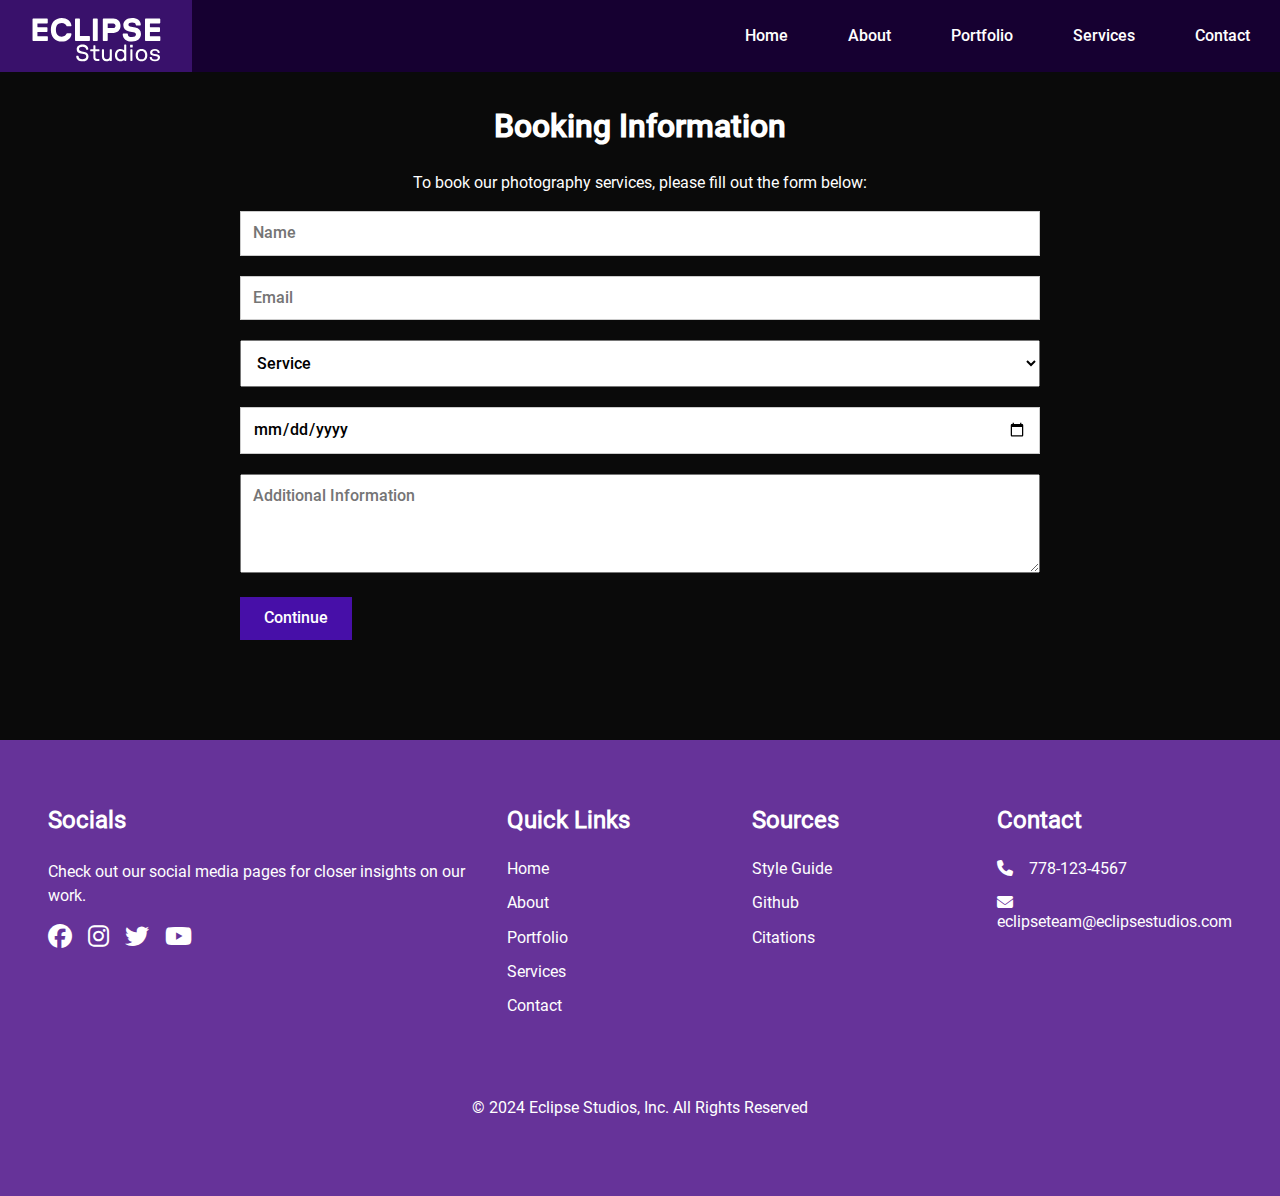
<file: PO2/booking.html>
<!DOCTYPE html>
<html lang="en">

<head>
  <meta charset="UTF-8">
  <meta name="viewport" content="width=device-width, initial-scale=1.0">
  <title>Eclipse Studios - Services</title>

  <link href="css/normalize.css" rel="stylesheet">
  <link href="css/main.css" rel="stylesheet">
  <link href="css/website.css" rel="stylesheet">
  <link href="css/fonts.css" rel="stylesheet">
  <link rel="stylesheet" href="https://cdnjs.cloudflare.com/ajax/libs/font-awesome/6.5.1/css/all.min.css">
</head>

<body>

  <header class="navbar">
    <nav>
      <ul class="sidebar">
        <li onclick=hideSidebar()><a href="#"><svg class="menu-icon" xmlns="http://www.w3.org/2000/svg" height="26"
              viewBox="0 -960 960 960" width="26">
              <path
                d="m256-200-56-56 224-224-224-224 56-56 224 224 224-224 56 56-224 224 224 224-56 56-224-224-224 224Z" />
            </svg></a></li>
        <li><a href="home.html">Home</a></li>
        <li><a href="about.html">About</a></li>
        <li><a href="portfolio.html">Portfolio</a></li>
        <li><a href="services.html">Services</a></li>
        <li><a href="contact.html">Contact</a></li>
      </ul>
      <!-- Close and menu icons from: https://fonts.google.com/icons?selected=Material+Symbols+Outlined:close:FILL@0;wght@400;GRAD@0;opsz@24 -->
      <ul>
        <li><a href="home.html" class="nav-logo"><svg width="132" height="59" viewBox="0 0 132 59" fill="none"
              xmlns="http://www.w3.org/2000/svg">
              <path
                d="M3.168 34C2.816 34 2.528 33.712 2.528 33.36V12.24C2.528 11.888 2.816 11.6 3.168 11.6H17.12C17.472 11.6 17.76 11.888 17.76 12.24V15.76C17.76 16.112 17.472 16.4 17.12 16.4H7.744C7.552 16.4 7.424 16.528 7.424 16.72V19.856C7.424 20.048 7.552 20.176 7.744 20.176H16.832C17.184 20.176 17.472 20.464 17.472 20.816V24.336C17.472 24.688 17.184 24.976 16.832 24.976H7.744C7.552 24.976 7.424 25.104 7.424 25.296V28.88C7.424 29.072 7.552 29.2 7.744 29.2H17.216C17.568 29.2 17.856 29.488 17.856 29.84V33.36C17.856 33.712 17.568 34 17.216 34H3.168ZM31.823 34.608C28.399 34.608 25.647 33.36 23.663 31.248C21.807 29.2 20.847 26.288 20.847 22.8C20.847 19.312 21.807 16.4 23.663 14.352C25.647 12.24 28.399 10.992 31.823 10.992C36.751 10.992 41.071 14.064 41.455 18.448C41.519 18.928 41.295 19.248 40.879 19.248H37.359C36.815 19.248 36.591 19.056 36.431 18.736C35.855 17.36 34.415 15.888 31.823 15.888C29.839 15.888 28.399 16.592 27.343 17.84C26.351 19.024 25.903 20.72 25.903 22.8C25.903 24.88 26.351 26.576 27.343 27.76C28.399 29.008 29.871 29.712 31.823 29.712C34.415 29.712 35.855 28.24 36.431 26.864C36.591 26.544 36.815 26.352 37.359 26.352H40.879C41.295 26.352 41.519 26.672 41.455 27.152C41.071 31.536 36.751 34.608 31.823 34.608ZM45.668 34C45.316 34 45.028 33.712 45.028 33.36V12.24C45.028 11.888 45.316 11.6 45.668 11.6H49.284C49.636 11.6 49.924 11.888 49.924 12.24V28.784C49.924 29.008 50.052 29.104 50.244 29.104H59.268C59.62 29.104 59.908 29.392 59.908 29.744V33.36C59.908 33.712 59.62 34 59.268 34H45.668ZM63.6085 34C63.1605 34 62.8405 33.68 62.8405 33.232V12.368C62.8405 11.92 63.1605 11.6 63.6085 11.6H67.0005C67.4485 11.6 67.7365 11.92 67.7365 12.368V33.232C67.7365 33.68 67.4485 34 67.0005 34H63.6085ZM73.4493 34C73.0973 34 72.8093 33.712 72.8093 33.36V12.24C72.8093 11.888 73.0973 11.6 73.4493 11.6H83.3373C87.5933 11.6 90.5373 14.544 90.5373 18.768C90.5373 22.96 87.6253 25.904 83.3373 25.904H78.0253C77.8333 25.904 77.7053 26.032 77.7053 26.224V33.36C77.7053 33.712 77.4173 34 77.0653 34H73.4493ZM77.7053 20.784C77.7053 20.976 77.8333 21.104 78.0253 21.104H83.2733C84.5533 21.104 85.5133 20.08 85.5133 18.768C85.5133 17.424 84.5533 16.4 83.2733 16.4H78.0253C77.8333 16.4 77.7053 16.528 77.7053 16.72V20.784ZM101.994 34.608C96.4898 34.608 92.6818 31.696 92.6818 27.184V27.152C92.6818 26.8 92.9698 26.512 93.3218 26.512H97.1938C97.5458 26.512 97.8338 26.8 97.8338 27.152V27.184C97.8338 29.104 99.3378 30.064 102.026 30.064C104.394 30.064 105.962 29.168 105.962 27.536C105.962 26.352 105.194 25.68 103.37 25.328L99.1138 24.496C95.2098 23.728 93.3218 21.424 93.3218 18.032C93.3218 13.776 97.0018 10.992 102.09 10.992C107.242 10.992 110.794 13.712 110.794 17.808V17.872C110.794 18.224 110.506 18.512 110.154 18.512H106.41C106.058 18.512 105.77 18.224 105.77 17.872V17.808C105.77 16.368 104.266 15.536 102.058 15.536C99.7858 15.536 98.4418 16.336 98.4418 17.712C98.4418 18.864 99.2738 19.472 101.098 19.856L105.258 20.624C109.002 21.328 110.986 23.664 110.986 27.12C110.986 31.568 107.562 34.608 101.994 34.608ZM115.668 34C115.316 34 115.028 33.712 115.028 33.36V12.24C115.028 11.888 115.316 11.6 115.668 11.6H129.62C129.972 11.6 130.26 11.888 130.26 12.24V15.76C130.26 16.112 129.972 16.4 129.62 16.4H120.244C120.052 16.4 119.924 16.528 119.924 16.72V19.856C119.924 20.048 120.052 20.176 120.244 20.176H129.332C129.684 20.176 129.972 20.464 129.972 20.816V24.336C129.972 24.688 129.684 24.976 129.332 24.976H120.244C120.052 24.976 119.924 25.104 119.924 25.296V28.88C119.924 29.072 120.052 29.2 120.244 29.2H129.716C130.068 29.2 130.356 29.488 130.356 29.84V33.36C130.356 33.712 130.068 34 129.716 34H115.668Z"
                fill="white" />
              <path
                d="M52.429 54.368C48.841 54.368 46.242 52.574 46.242 49.239V49.193C46.242 48.94 46.449 48.733 46.702 48.733H48.105C48.358 48.733 48.565 48.94 48.565 49.193V49.239C48.565 51.217 50.106 52.252 52.429 52.252C54.729 52.252 56.247 51.309 56.247 49.515C56.247 48.181 55.396 47.422 53.602 47.054L50.727 46.479C48.22 45.973 46.702 44.616 46.702 42.155C46.702 39.142 49.462 37.532 52.567 37.532C55.879 37.532 58.317 39.303 58.317 42.178V42.247C58.317 42.5 58.11 42.707 57.857 42.707H56.523C56.27 42.707 56.063 42.5 56.063 42.247V42.178C56.063 40.522 54.522 39.648 52.544 39.648C50.428 39.648 49.002 40.453 49.002 42.063C49.002 43.42 49.991 44.064 51.923 44.455L54.43 44.938C56.983 45.444 58.524 46.939 58.524 49.4C58.524 52.505 55.971 54.368 52.429 54.368ZM66.8847 54C64.5387 54 63.3657 52.551 63.3657 50.458V44.593C63.3657 44.455 63.2737 44.363 63.1357 44.363H60.6977C60.4447 44.363 60.2377 44.156 60.2377 43.903V42.822C60.2377 42.569 60.4447 42.362 60.6977 42.362H63.1357C63.2737 42.362 63.3657 42.27 63.3657 42.132V38.751C63.3657 38.498 63.5727 38.291 63.8257 38.291H64.9757C65.2287 38.291 65.4357 38.498 65.4357 38.751V42.132C65.4357 42.27 65.5277 42.362 65.6657 42.362H69.0007C69.2537 42.362 69.4607 42.569 69.4607 42.822V43.903C69.4607 44.156 69.2537 44.363 69.0007 44.363H65.6657C65.5277 44.363 65.4357 44.455 65.4357 44.593V50.251C65.4357 51.378 66.0797 51.93 67.1147 51.93H69.0007C69.2537 51.93 69.4607 52.137 69.4607 52.39V53.54C69.4607 53.793 69.2537 54 69.0007 54H66.8847ZM76.2994 54.368C73.8614 54.368 71.9064 52.712 71.9064 49.607V42.822C71.9064 42.569 72.1134 42.362 72.3664 42.362H73.5394C73.7924 42.362 73.9994 42.569 73.9994 42.822V49.354C73.9994 51.286 75.1954 52.321 76.8744 52.321C78.5534 52.321 79.7494 51.286 79.7494 49.354V42.822C79.7494 42.569 79.9564 42.362 80.2094 42.362H81.3824C81.6354 42.362 81.8424 42.569 81.8424 42.822V53.54C81.8424 53.793 81.6354 54 81.3824 54H80.5544C79.9794 54 80.0024 53.402 79.4274 53.402C78.8064 53.402 78.5304 54.368 76.2994 54.368ZM90.2777 54.368C88.7367 54.368 87.4717 53.839 86.5517 52.873C85.5167 51.769 84.9187 50.113 84.9187 48.181C84.9187 46.249 85.5167 44.593 86.5517 43.512C87.4717 42.546 88.7367 41.994 90.2777 41.994C92.6007 41.994 93.1067 43.006 93.7507 43.006C94.0497 43.006 94.1877 42.868 94.1877 42.5V37.9C94.1877 37.647 94.3947 37.44 94.6707 37.44H95.8207C96.0737 37.44 96.2807 37.647 96.2807 37.9V53.54C96.2807 53.793 96.0737 54 95.8207 54H94.9927C94.4177 54 94.5097 53.264 93.8427 53.264C93.1067 53.264 92.6927 54.368 90.2777 54.368ZM87.0807 48.181C87.0807 49.377 87.3797 50.389 87.9777 51.102C88.5757 51.861 89.4957 52.321 90.6917 52.321C91.8647 52.321 92.7847 51.861 93.3827 51.102C93.9577 50.389 94.2797 49.377 94.2797 48.181C94.2797 47.008 93.9577 45.973 93.3827 45.26C92.7847 44.501 91.8647 44.064 90.6917 44.064C89.4957 44.064 88.5757 44.501 87.9777 45.26C87.3797 45.973 87.0807 47.008 87.0807 48.181ZM100.829 54C100.53 54 100.369 53.793 100.369 53.54V42.822C100.369 42.569 100.53 42.362 100.829 42.362H101.979C102.301 42.362 102.439 42.569 102.439 42.822V53.54C102.439 53.793 102.301 54 101.979 54H100.829ZM100.093 40.016V38.13C100.093 37.946 100.254 37.762 100.461 37.762H102.37C102.577 37.762 102.738 37.946 102.738 38.13V40.016C102.738 40.223 102.577 40.384 102.37 40.384H100.461C100.254 40.384 100.093 40.223 100.093 40.016ZM111.492 54.368C109.606 54.368 108.088 53.701 107.076 52.528C106.179 51.447 105.673 49.975 105.673 48.181C105.673 46.387 106.179 44.915 107.076 43.834C108.088 42.661 109.606 41.994 111.492 41.994C113.378 41.994 114.896 42.661 115.908 43.834C116.805 44.915 117.311 46.387 117.311 48.181C117.311 49.975 116.805 51.447 115.908 52.528C114.896 53.701 113.378 54.368 111.492 54.368ZM107.835 48.181C107.835 49.4 108.134 50.412 108.732 51.125C109.33 51.884 110.273 52.321 111.492 52.321C112.711 52.321 113.654 51.884 114.252 51.125C114.85 50.412 115.149 49.4 115.149 48.181C115.149 46.962 114.85 45.973 114.252 45.237C113.654 44.501 112.711 44.064 111.492 44.064C110.273 44.064 109.33 44.501 108.732 45.237C108.134 45.973 107.835 46.962 107.835 48.181ZM125 54.368C121.826 54.368 119.802 53.057 119.687 50.527C119.664 50.274 119.894 50.09 120.147 50.09H121.343C121.619 50.09 121.78 50.274 121.826 50.527C121.987 51.953 123.137 52.574 125 52.574C126.909 52.574 127.852 51.815 127.852 50.757C127.852 50.021 127.53 49.446 126.15 49.262L123.528 48.848C121.09 48.48 120.078 47.33 120.078 45.559C120.078 43.42 122.033 41.994 124.931 41.994C127.645 41.994 129.6 43.236 129.761 45.467C129.784 45.743 129.554 45.927 129.278 45.927H128.151C127.875 45.927 127.714 45.743 127.668 45.467C127.484 44.363 126.472 43.788 124.908 43.788C123.183 43.788 122.24 44.455 122.24 45.467C122.24 46.341 122.769 46.778 124.402 47.008L126.702 47.33C129.209 47.698 130.014 48.917 130.014 50.619C130.014 52.804 128.22 54.368 125 54.368Z"
                fill="white" />
            </svg>
          </a></li>
        <li class="hideOnMobile"><a href="home.html">Home</a></li>
        <li class="hideOnMobile"><a href="about.html">About</a></li>
        <li class="hideOnMobile"><a href="portfolio.html">Portfolio</a></li>
        <li class="hideOnMobile"><a href="services.html">Services</a></li>
        <li class="hideOnMobile"><a href="contact.html">Contact</a></li>
        <li class="menu-button" onclick=showSidebar()><a href="#"><svg class="close-icon"
              xmlns="http://www.w3.org/2000/svg" height="26" viewBox="0 -960 960 960" width="26">
              <path d="M120-240v-80h720v80H120Zm0-200v-80h720v80H120Zm0-200v-80h720v80H120Z" />
            </svg></a></li>
      </ul>
    </nav>

    <!-- Responsive navbar from: https://www.youtube.com/watch?v=U8smiWQ8Seg&t=386s -->
    <script>
      function showSidebar() {
        const sidebar = document.querySelector('.sidebar')
        sidebar.style.display = 'flex';
      }

      function hideSidebar() {
        const sidebar = document.querySelector('.sidebar')
        sidebar.style.display = 'none';
      }
    </script>
  </header>

  <main>
    <section>
      <div class="booking-info">
        <h2>Booking Information</h2>
        <p>To book our photography services, please fill out the form below:</p>
        <form method="post" id="book-form">
          <input type="text" id="name" name="name" placeholder="Name" required>
          <input type="email" id="email" name="email" placeholder="Email" required>
          <select id="service" name="service" required>
            <option value="" disabled selected hidden>Service</option>
            <option value="Events Photography">Events Photography</option>
            <option value="Portrait Photography">Portrait Photography</option>
          </select>
          <input type="date" id="date" name="date" required>
          <div class="additional-info">
            <textarea id="message" name="message" rows="4" cols="50" placeholder="Additional Information"></textarea>
          </div>
        </form>
        <a href="payment.html" class="button3-nav">Continue</a>
      </div>
    </section>
  </main>

  <footer>
    <div class="footer">
      <div class="foot-wrapper">
        <div class="social-foot">
          <h3>Socials</h3>
          <p>Check out our social media pages for closer insights on our work.</p>
          <!-- Social media icons tutorial: https://www.w3schools.com/howto/tryit.asp?filename=tryhow_css_social_media_buttons -->
          <ul>
            <li><a href="https://www.facebook.com/" target="_blank"><i class="fa-brands fa-facebook"></i></a></li>
            <li><a href="https://www.instagram.com/" target="_blank"><i class="fa-brands fa-instagram"></i></a></li>
            <li><a href="https://www.twitter.com/" target="_blank"><i class="fa-brands fa-twitter"></i></a></li>
            <li><a href="https://www.youtube.com/" target="_blank"><i class="fa-brands fa-youtube"></i></a></li>
          </ul>
        </div>
        <div class="links-foot">
          <h3>Quick Links</h3>
          <ul>
            <li><a href="home.html">Home</a></li>
            <li><a href="about.html">About</a></li>
            <li><a href="portfolio.html">Portfolio</a></li>
            <li><a href="services.html">Services</a></li>
            <li><a href="contact.html">Contact</a></li>
          </ul>
        </div>
        <div class="links-foot">
          <h3>Sources</h3>
          <ul>
            <li><a href="index.html">Style Guide</a></li>
            <li><a href="https://github.com/TLin8/PO-2---339">Github</a></li>
            <li><a href="citations.html">Citations</a></li>
          </ul>
        </div>
        <div class="contact-foot">
          <h3>Contact</h3>
          <ul>
            <!-- Using span from: https://developer.mozilla.org/en-US/docs/Web/HTML/Element/span -->
            <li><span><i class="fa fa-phone"></i></span><a>778-123-4567</a></li>
            <li><span><i class="fa fa-envelope"></i></span><a>eclipseteam@eclipsestudios.com</a></li>
          </ul>
        </div>
      </div>
      <div class="copyright-info">
        <p>© 2024 Eclipse Studios, Inc. All Rights Reserved</p>
      </div>
    </div>
  </footer>
</body>

</html>
</file>
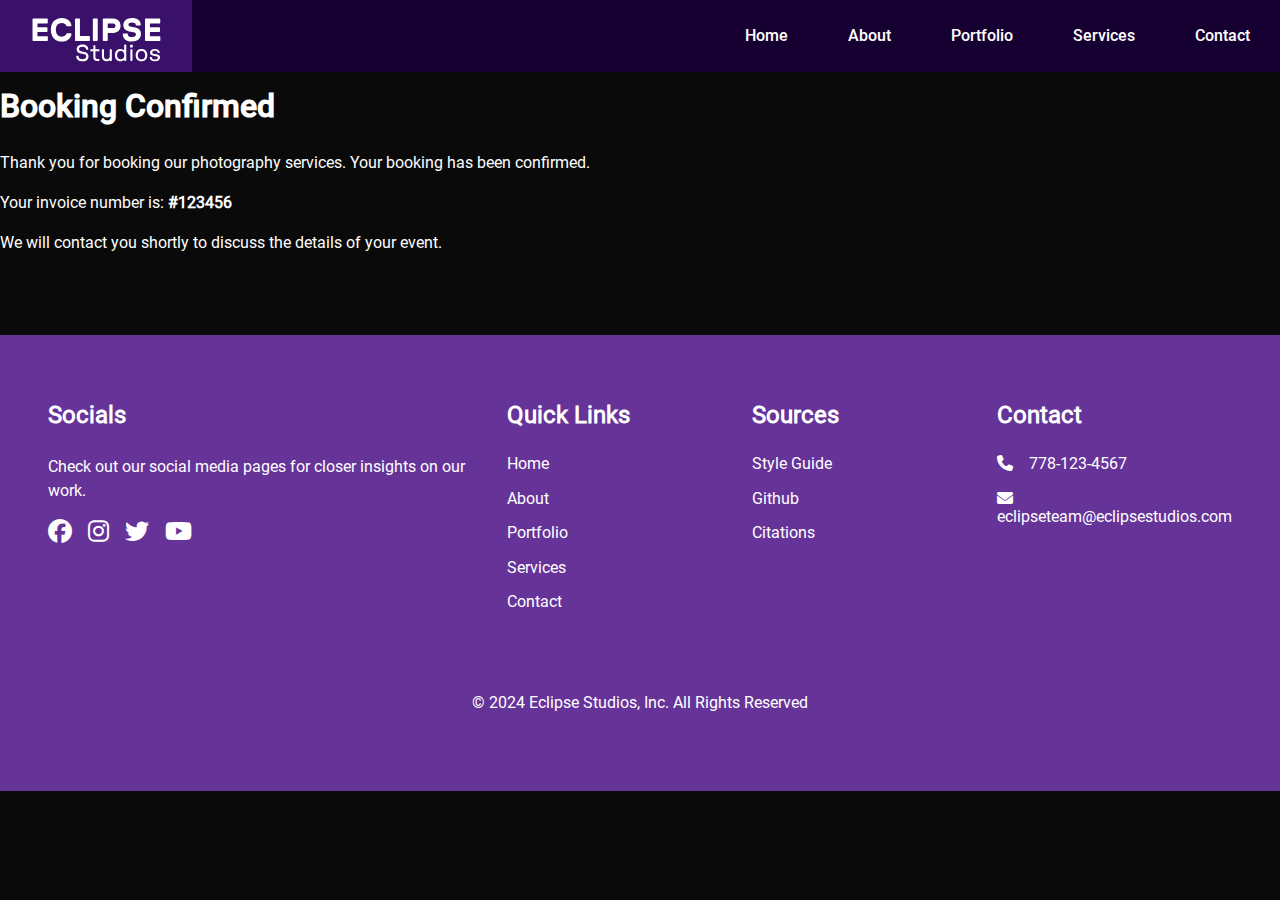
<file: PO2/booking_confirmed.html>
<!DOCTYPE html>
<html lang="en">

<head>
  <meta charset="UTF-8">
  <meta name="viewport" content="width=device-width, initial-scale=1.0">
  <title>Eclipse Studios - Booking Confirmed</title>
  <link href="css/normalize.css" rel="stylesheet">
  <link href="css/main.css" rel="stylesheet">
  <link href="css/website.css" rel="stylesheet">
  <link href="css/fonts.css" rel="stylesheet">
  <link rel="stylesheet" href="https://cdnjs.cloudflare.com/ajax/libs/font-awesome/6.5.1/css/all.min.css">
</head>

<body>

  <header class="navbar">
    <nav>
      <ul class="sidebar">
        <li onclick=hideSidebar()><a href="#"><svg class="menu-icon" xmlns="http://www.w3.org/2000/svg" height="26"
              viewBox="0 -960 960 960" width="26">
              <path
                d="m256-200-56-56 224-224-224-224 56-56 224 224 224-224 56 56-224 224 224 224-56 56-224-224-224 224Z" />
            </svg></a></li>
        <li><a href="home.html">Home</a></li>
        <li><a href="about.html">About</a></li>
        <li><a href="portfolio.html">Portfolio</a></li>
        <li><a href="services.html">Services</a></li>
        <li><a href="contact.html">Contact</a></li>
      </ul>
      <!-- Close and menu icons from: https://fonts.google.com/icons?selected=Material+Symbols+Outlined:close:FILL@0;wght@400;GRAD@0;opsz@24 -->
      <ul>
        <li><a href="home.html" class="nav-logo"><svg width="132" height="59" viewBox="0 0 132 59" fill="none" xmlns="http://www.w3.org/2000/svg">
          <path d="M3.168 34C2.816 34 2.528 33.712 2.528 33.36V12.24C2.528 11.888 2.816 11.6 3.168 11.6H17.12C17.472 11.6 17.76 11.888 17.76 12.24V15.76C17.76 16.112 17.472 16.4 17.12 16.4H7.744C7.552 16.4 7.424 16.528 7.424 16.72V19.856C7.424 20.048 7.552 20.176 7.744 20.176H16.832C17.184 20.176 17.472 20.464 17.472 20.816V24.336C17.472 24.688 17.184 24.976 16.832 24.976H7.744C7.552 24.976 7.424 25.104 7.424 25.296V28.88C7.424 29.072 7.552 29.2 7.744 29.2H17.216C17.568 29.2 17.856 29.488 17.856 29.84V33.36C17.856 33.712 17.568 34 17.216 34H3.168ZM31.823 34.608C28.399 34.608 25.647 33.36 23.663 31.248C21.807 29.2 20.847 26.288 20.847 22.8C20.847 19.312 21.807 16.4 23.663 14.352C25.647 12.24 28.399 10.992 31.823 10.992C36.751 10.992 41.071 14.064 41.455 18.448C41.519 18.928 41.295 19.248 40.879 19.248H37.359C36.815 19.248 36.591 19.056 36.431 18.736C35.855 17.36 34.415 15.888 31.823 15.888C29.839 15.888 28.399 16.592 27.343 17.84C26.351 19.024 25.903 20.72 25.903 22.8C25.903 24.88 26.351 26.576 27.343 27.76C28.399 29.008 29.871 29.712 31.823 29.712C34.415 29.712 35.855 28.24 36.431 26.864C36.591 26.544 36.815 26.352 37.359 26.352H40.879C41.295 26.352 41.519 26.672 41.455 27.152C41.071 31.536 36.751 34.608 31.823 34.608ZM45.668 34C45.316 34 45.028 33.712 45.028 33.36V12.24C45.028 11.888 45.316 11.6 45.668 11.6H49.284C49.636 11.6 49.924 11.888 49.924 12.24V28.784C49.924 29.008 50.052 29.104 50.244 29.104H59.268C59.62 29.104 59.908 29.392 59.908 29.744V33.36C59.908 33.712 59.62 34 59.268 34H45.668ZM63.6085 34C63.1605 34 62.8405 33.68 62.8405 33.232V12.368C62.8405 11.92 63.1605 11.6 63.6085 11.6H67.0005C67.4485 11.6 67.7365 11.92 67.7365 12.368V33.232C67.7365 33.68 67.4485 34 67.0005 34H63.6085ZM73.4493 34C73.0973 34 72.8093 33.712 72.8093 33.36V12.24C72.8093 11.888 73.0973 11.6 73.4493 11.6H83.3373C87.5933 11.6 90.5373 14.544 90.5373 18.768C90.5373 22.96 87.6253 25.904 83.3373 25.904H78.0253C77.8333 25.904 77.7053 26.032 77.7053 26.224V33.36C77.7053 33.712 77.4173 34 77.0653 34H73.4493ZM77.7053 20.784C77.7053 20.976 77.8333 21.104 78.0253 21.104H83.2733C84.5533 21.104 85.5133 20.08 85.5133 18.768C85.5133 17.424 84.5533 16.4 83.2733 16.4H78.0253C77.8333 16.4 77.7053 16.528 77.7053 16.72V20.784ZM101.994 34.608C96.4898 34.608 92.6818 31.696 92.6818 27.184V27.152C92.6818 26.8 92.9698 26.512 93.3218 26.512H97.1938C97.5458 26.512 97.8338 26.8 97.8338 27.152V27.184C97.8338 29.104 99.3378 30.064 102.026 30.064C104.394 30.064 105.962 29.168 105.962 27.536C105.962 26.352 105.194 25.68 103.37 25.328L99.1138 24.496C95.2098 23.728 93.3218 21.424 93.3218 18.032C93.3218 13.776 97.0018 10.992 102.09 10.992C107.242 10.992 110.794 13.712 110.794 17.808V17.872C110.794 18.224 110.506 18.512 110.154 18.512H106.41C106.058 18.512 105.77 18.224 105.77 17.872V17.808C105.77 16.368 104.266 15.536 102.058 15.536C99.7858 15.536 98.4418 16.336 98.4418 17.712C98.4418 18.864 99.2738 19.472 101.098 19.856L105.258 20.624C109.002 21.328 110.986 23.664 110.986 27.12C110.986 31.568 107.562 34.608 101.994 34.608ZM115.668 34C115.316 34 115.028 33.712 115.028 33.36V12.24C115.028 11.888 115.316 11.6 115.668 11.6H129.62C129.972 11.6 130.26 11.888 130.26 12.24V15.76C130.26 16.112 129.972 16.4 129.62 16.4H120.244C120.052 16.4 119.924 16.528 119.924 16.72V19.856C119.924 20.048 120.052 20.176 120.244 20.176H129.332C129.684 20.176 129.972 20.464 129.972 20.816V24.336C129.972 24.688 129.684 24.976 129.332 24.976H120.244C120.052 24.976 119.924 25.104 119.924 25.296V28.88C119.924 29.072 120.052 29.2 120.244 29.2H129.716C130.068 29.2 130.356 29.488 130.356 29.84V33.36C130.356 33.712 130.068 34 129.716 34H115.668Z" fill="white"/>
          <path d="M52.429 54.368C48.841 54.368 46.242 52.574 46.242 49.239V49.193C46.242 48.94 46.449 48.733 46.702 48.733H48.105C48.358 48.733 48.565 48.94 48.565 49.193V49.239C48.565 51.217 50.106 52.252 52.429 52.252C54.729 52.252 56.247 51.309 56.247 49.515C56.247 48.181 55.396 47.422 53.602 47.054L50.727 46.479C48.22 45.973 46.702 44.616 46.702 42.155C46.702 39.142 49.462 37.532 52.567 37.532C55.879 37.532 58.317 39.303 58.317 42.178V42.247C58.317 42.5 58.11 42.707 57.857 42.707H56.523C56.27 42.707 56.063 42.5 56.063 42.247V42.178C56.063 40.522 54.522 39.648 52.544 39.648C50.428 39.648 49.002 40.453 49.002 42.063C49.002 43.42 49.991 44.064 51.923 44.455L54.43 44.938C56.983 45.444 58.524 46.939 58.524 49.4C58.524 52.505 55.971 54.368 52.429 54.368ZM66.8847 54C64.5387 54 63.3657 52.551 63.3657 50.458V44.593C63.3657 44.455 63.2737 44.363 63.1357 44.363H60.6977C60.4447 44.363 60.2377 44.156 60.2377 43.903V42.822C60.2377 42.569 60.4447 42.362 60.6977 42.362H63.1357C63.2737 42.362 63.3657 42.27 63.3657 42.132V38.751C63.3657 38.498 63.5727 38.291 63.8257 38.291H64.9757C65.2287 38.291 65.4357 38.498 65.4357 38.751V42.132C65.4357 42.27 65.5277 42.362 65.6657 42.362H69.0007C69.2537 42.362 69.4607 42.569 69.4607 42.822V43.903C69.4607 44.156 69.2537 44.363 69.0007 44.363H65.6657C65.5277 44.363 65.4357 44.455 65.4357 44.593V50.251C65.4357 51.378 66.0797 51.93 67.1147 51.93H69.0007C69.2537 51.93 69.4607 52.137 69.4607 52.39V53.54C69.4607 53.793 69.2537 54 69.0007 54H66.8847ZM76.2994 54.368C73.8614 54.368 71.9064 52.712 71.9064 49.607V42.822C71.9064 42.569 72.1134 42.362 72.3664 42.362H73.5394C73.7924 42.362 73.9994 42.569 73.9994 42.822V49.354C73.9994 51.286 75.1954 52.321 76.8744 52.321C78.5534 52.321 79.7494 51.286 79.7494 49.354V42.822C79.7494 42.569 79.9564 42.362 80.2094 42.362H81.3824C81.6354 42.362 81.8424 42.569 81.8424 42.822V53.54C81.8424 53.793 81.6354 54 81.3824 54H80.5544C79.9794 54 80.0024 53.402 79.4274 53.402C78.8064 53.402 78.5304 54.368 76.2994 54.368ZM90.2777 54.368C88.7367 54.368 87.4717 53.839 86.5517 52.873C85.5167 51.769 84.9187 50.113 84.9187 48.181C84.9187 46.249 85.5167 44.593 86.5517 43.512C87.4717 42.546 88.7367 41.994 90.2777 41.994C92.6007 41.994 93.1067 43.006 93.7507 43.006C94.0497 43.006 94.1877 42.868 94.1877 42.5V37.9C94.1877 37.647 94.3947 37.44 94.6707 37.44H95.8207C96.0737 37.44 96.2807 37.647 96.2807 37.9V53.54C96.2807 53.793 96.0737 54 95.8207 54H94.9927C94.4177 54 94.5097 53.264 93.8427 53.264C93.1067 53.264 92.6927 54.368 90.2777 54.368ZM87.0807 48.181C87.0807 49.377 87.3797 50.389 87.9777 51.102C88.5757 51.861 89.4957 52.321 90.6917 52.321C91.8647 52.321 92.7847 51.861 93.3827 51.102C93.9577 50.389 94.2797 49.377 94.2797 48.181C94.2797 47.008 93.9577 45.973 93.3827 45.26C92.7847 44.501 91.8647 44.064 90.6917 44.064C89.4957 44.064 88.5757 44.501 87.9777 45.26C87.3797 45.973 87.0807 47.008 87.0807 48.181ZM100.829 54C100.53 54 100.369 53.793 100.369 53.54V42.822C100.369 42.569 100.53 42.362 100.829 42.362H101.979C102.301 42.362 102.439 42.569 102.439 42.822V53.54C102.439 53.793 102.301 54 101.979 54H100.829ZM100.093 40.016V38.13C100.093 37.946 100.254 37.762 100.461 37.762H102.37C102.577 37.762 102.738 37.946 102.738 38.13V40.016C102.738 40.223 102.577 40.384 102.37 40.384H100.461C100.254 40.384 100.093 40.223 100.093 40.016ZM111.492 54.368C109.606 54.368 108.088 53.701 107.076 52.528C106.179 51.447 105.673 49.975 105.673 48.181C105.673 46.387 106.179 44.915 107.076 43.834C108.088 42.661 109.606 41.994 111.492 41.994C113.378 41.994 114.896 42.661 115.908 43.834C116.805 44.915 117.311 46.387 117.311 48.181C117.311 49.975 116.805 51.447 115.908 52.528C114.896 53.701 113.378 54.368 111.492 54.368ZM107.835 48.181C107.835 49.4 108.134 50.412 108.732 51.125C109.33 51.884 110.273 52.321 111.492 52.321C112.711 52.321 113.654 51.884 114.252 51.125C114.85 50.412 115.149 49.4 115.149 48.181C115.149 46.962 114.85 45.973 114.252 45.237C113.654 44.501 112.711 44.064 111.492 44.064C110.273 44.064 109.33 44.501 108.732 45.237C108.134 45.973 107.835 46.962 107.835 48.181ZM125 54.368C121.826 54.368 119.802 53.057 119.687 50.527C119.664 50.274 119.894 50.09 120.147 50.09H121.343C121.619 50.09 121.78 50.274 121.826 50.527C121.987 51.953 123.137 52.574 125 52.574C126.909 52.574 127.852 51.815 127.852 50.757C127.852 50.021 127.53 49.446 126.15 49.262L123.528 48.848C121.09 48.48 120.078 47.33 120.078 45.559C120.078 43.42 122.033 41.994 124.931 41.994C127.645 41.994 129.6 43.236 129.761 45.467C129.784 45.743 129.554 45.927 129.278 45.927H128.151C127.875 45.927 127.714 45.743 127.668 45.467C127.484 44.363 126.472 43.788 124.908 43.788C123.183 43.788 122.24 44.455 122.24 45.467C122.24 46.341 122.769 46.778 124.402 47.008L126.702 47.33C129.209 47.698 130.014 48.917 130.014 50.619C130.014 52.804 128.22 54.368 125 54.368Z" fill="white"/>
          </svg>
          </a></li>
        <li class="hideOnMobile"><a href="home.html">Home</a></li>
        <li class="hideOnMobile"><a href="about.html">About</a></li>
        <li class="hideOnMobile"><a href="portfolio.html">Portfolio</a></li>
        <li class="hideOnMobile"><a href="services.html">Services</a></li>
        <li class="hideOnMobile"><a href="contact.html">Contact</a></li>
        <li class="menu-button" onclick=showSidebar()><a href="#"><svg class="close-icon"
              xmlns="http://www.w3.org/2000/svg" height="26" viewBox="0 -960 960 960" width="26">
              <path d="M120-240v-80h720v80H120Zm0-200v-80h720v80H120Zm0-200v-80h720v80H120Z" />
            </svg></a></li>
      </ul>
    </nav>

    <!-- Responsive navbar from: https://www.youtube.com/watch?v=U8smiWQ8Seg&t=386s -->
    <script>
      function showSidebar() {
        const sidebar = document.querySelector('.sidebar')
        sidebar.style.display = 'flex';
      }

      function hideSidebar() {
        const sidebar = document.querySelector('.sidebar')
        sidebar.style.display = 'none';
      }
    </script>
  </header>

  <main>
    <section>
      <div class="booking-confirmation">
        <h2>Booking Confirmed</h2>
        <p>Thank you for booking our photography services. Your booking has been confirmed.</p>
        <p>Your invoice number is: <strong>#123456</strong></p>
        <p>We will contact you shortly to discuss the details of your event.</p>
      </div>
    </section>
  </main>

  <footer>
    <div class="footer">
      <div class="foot-wrapper">
        <div class="social-foot">
          <h3>Socials</h3>
          <p>Check out our social media pages for closer insights on our work.</p>
          <!-- Social media icons tutorial: https://www.w3schools.com/howto/tryit.asp?filename=tryhow_css_social_media_buttons -->
          <ul>
            <li><a href="https://www.facebook.com/" target="_blank"><i class="fa-brands fa-facebook"></i></a></li>
            <li><a href="https://www.instagram.com/" target="_blank"><i class="fa-brands fa-instagram"></i></a></li>
            <li><a href="https://www.twitter.com/" target="_blank"><i class="fa-brands fa-twitter"></i></a></li>
            <li><a href="https://www.youtube.com/" target="_blank"><i class="fa-brands fa-youtube"></i></a></li>
          </ul>
        </div>
        <div class="links-foot">
          <h3>Quick Links</h3>
          <ul>
            <li><a href="home.html">Home</a></li>
            <li><a href="about.html">About</a></li>
            <li><a href="portfolio.html">Portfolio</a></li>
            <li><a href="services.html">Services</a></li>
            <li><a href="contact.html">Contact</a></li>
          </ul>
        </div>
        <div class="links-foot">
          <h3>Sources</h3>
          <ul>
            <li><a href="index.html">Style Guide</a></li>
            <li><a href="https://github.com/TLin8/PO-2---339">Github</a></li>
            <li><a href="citations.html">Citations</a></li>
          </ul>
        </div>
        <div class="contact-foot">
          <h3>Contact</h3>
          <ul>
            <!-- Using span from: https://developer.mozilla.org/en-US/docs/Web/HTML/Element/span -->
            <li><span><i class="fa fa-phone"></i></span><a>778-123-4567</a></li>
            <li><span><i class="fa fa-envelope"></i></span><a>eclipseteam@eclipsestudios.com</a></li>
          </ul>
        </div>
      </div>
      <div class="copyright-info">
        <p>© 2024 Eclipse Studios, Inc. All Rights Reserved</p>
      </div>
    </div>
  </footer>
</body>

</html>
</file>
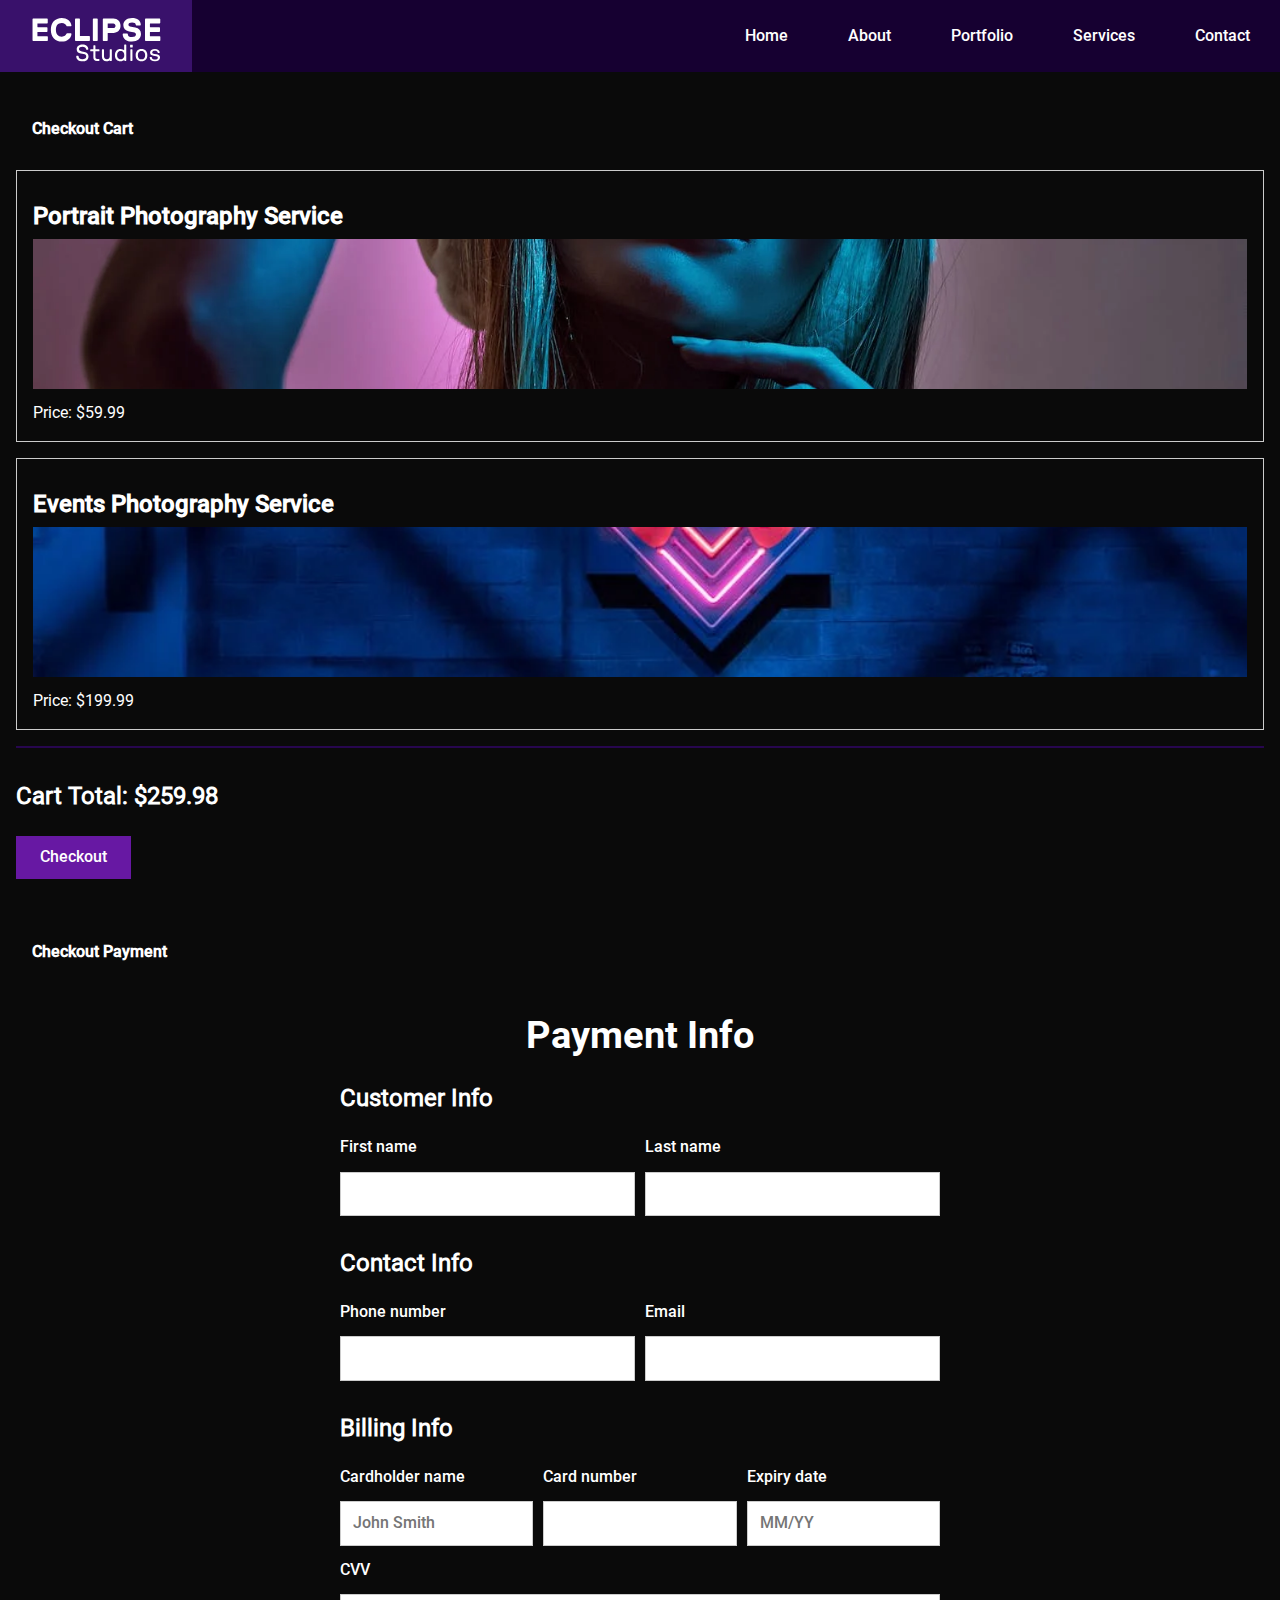
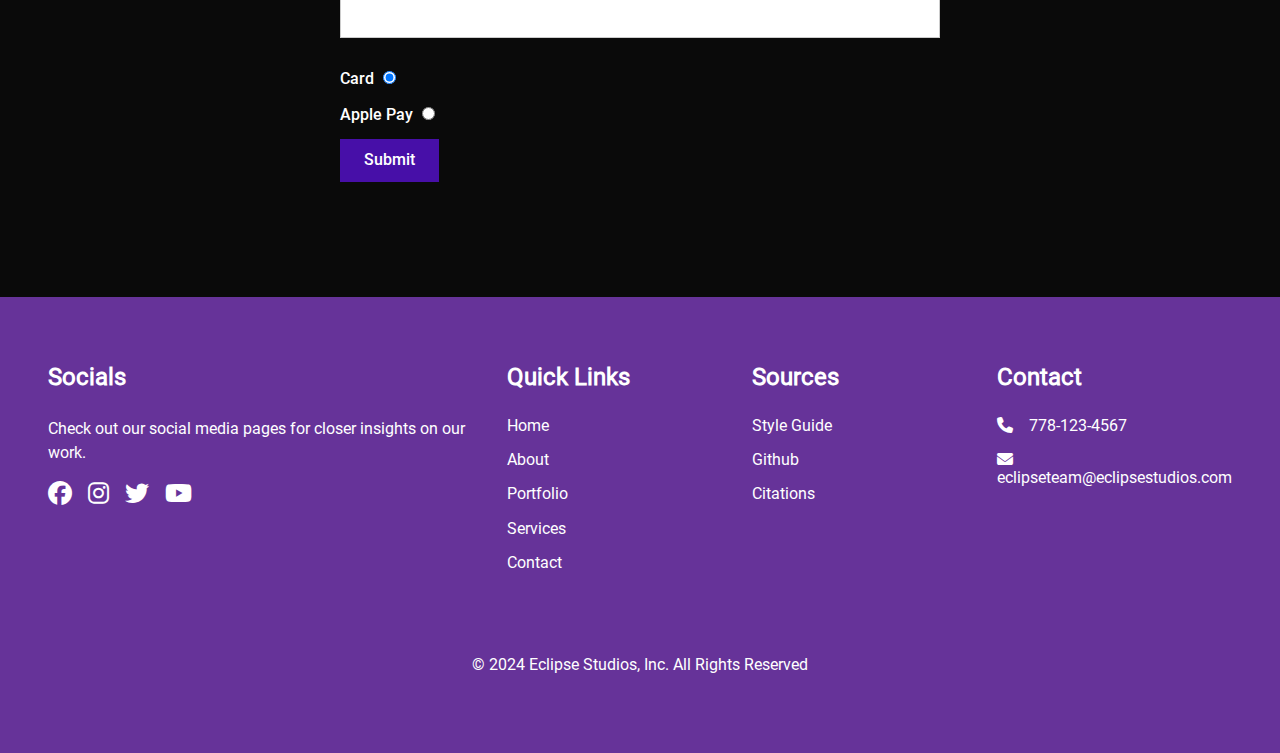
<file: PO2/checkout.html>
<!DOCTYPE html>
<html lang="en">

<head>
    <meta charset="utf-8">
    <title>Checkout Template</title>

    <link href="css/normalize.css" rel="stylesheet">
    <link href="css/main.css" rel="stylesheet">
    <link href="css/website.css" rel="stylesheet">
    <link href="css/fonts.css" rel="stylesheet">
    <link rel="stylesheet" href="https://cdnjs.cloudflare.com/ajax/libs/font-awesome/6.5.1/css/all.min.css">
</head>

<body>

    <header class="navbar">
        <nav>
            <ul class="sidebar">
                <li onclick=hideSidebar()><a href="#"><svg class="menu-icon" xmlns="http://www.w3.org/2000/svg"
                            height="26" viewBox="0 -960 960 960" width="26">
                            <path
                                d="m256-200-56-56 224-224-224-224 56-56 224 224 224-224 56 56-224 224 224 224-56 56-224-224-224 224Z" />
                        </svg></a></li>
                <li><a href="home.html">Home</a></li>
                <li><a href="about.html">About</a></li>
                <li><a href="portfolio.html">Portfolio</a></li>
                <li><a href="services.html">Services</a></li>
                <li><a href="contact.html">Contact</a></li>
            </ul>
            <!-- Close and menu icons from: https://fonts.google.com/icons?selected=Material+Symbols+Outlined:close:FILL@0;wght@400;GRAD@0;opsz@24 -->
            <ul>
                <li><a href="home.html" class="nav-logo"><svg width="132" height="59" viewBox="0 0 132 59" fill="none" xmlns="http://www.w3.org/2000/svg">
                    <path d="M3.168 34C2.816 34 2.528 33.712 2.528 33.36V12.24C2.528 11.888 2.816 11.6 3.168 11.6H17.12C17.472 11.6 17.76 11.888 17.76 12.24V15.76C17.76 16.112 17.472 16.4 17.12 16.4H7.744C7.552 16.4 7.424 16.528 7.424 16.72V19.856C7.424 20.048 7.552 20.176 7.744 20.176H16.832C17.184 20.176 17.472 20.464 17.472 20.816V24.336C17.472 24.688 17.184 24.976 16.832 24.976H7.744C7.552 24.976 7.424 25.104 7.424 25.296V28.88C7.424 29.072 7.552 29.2 7.744 29.2H17.216C17.568 29.2 17.856 29.488 17.856 29.84V33.36C17.856 33.712 17.568 34 17.216 34H3.168ZM31.823 34.608C28.399 34.608 25.647 33.36 23.663 31.248C21.807 29.2 20.847 26.288 20.847 22.8C20.847 19.312 21.807 16.4 23.663 14.352C25.647 12.24 28.399 10.992 31.823 10.992C36.751 10.992 41.071 14.064 41.455 18.448C41.519 18.928 41.295 19.248 40.879 19.248H37.359C36.815 19.248 36.591 19.056 36.431 18.736C35.855 17.36 34.415 15.888 31.823 15.888C29.839 15.888 28.399 16.592 27.343 17.84C26.351 19.024 25.903 20.72 25.903 22.8C25.903 24.88 26.351 26.576 27.343 27.76C28.399 29.008 29.871 29.712 31.823 29.712C34.415 29.712 35.855 28.24 36.431 26.864C36.591 26.544 36.815 26.352 37.359 26.352H40.879C41.295 26.352 41.519 26.672 41.455 27.152C41.071 31.536 36.751 34.608 31.823 34.608ZM45.668 34C45.316 34 45.028 33.712 45.028 33.36V12.24C45.028 11.888 45.316 11.6 45.668 11.6H49.284C49.636 11.6 49.924 11.888 49.924 12.24V28.784C49.924 29.008 50.052 29.104 50.244 29.104H59.268C59.62 29.104 59.908 29.392 59.908 29.744V33.36C59.908 33.712 59.62 34 59.268 34H45.668ZM63.6085 34C63.1605 34 62.8405 33.68 62.8405 33.232V12.368C62.8405 11.92 63.1605 11.6 63.6085 11.6H67.0005C67.4485 11.6 67.7365 11.92 67.7365 12.368V33.232C67.7365 33.68 67.4485 34 67.0005 34H63.6085ZM73.4493 34C73.0973 34 72.8093 33.712 72.8093 33.36V12.24C72.8093 11.888 73.0973 11.6 73.4493 11.6H83.3373C87.5933 11.6 90.5373 14.544 90.5373 18.768C90.5373 22.96 87.6253 25.904 83.3373 25.904H78.0253C77.8333 25.904 77.7053 26.032 77.7053 26.224V33.36C77.7053 33.712 77.4173 34 77.0653 34H73.4493ZM77.7053 20.784C77.7053 20.976 77.8333 21.104 78.0253 21.104H83.2733C84.5533 21.104 85.5133 20.08 85.5133 18.768C85.5133 17.424 84.5533 16.4 83.2733 16.4H78.0253C77.8333 16.4 77.7053 16.528 77.7053 16.72V20.784ZM101.994 34.608C96.4898 34.608 92.6818 31.696 92.6818 27.184V27.152C92.6818 26.8 92.9698 26.512 93.3218 26.512H97.1938C97.5458 26.512 97.8338 26.8 97.8338 27.152V27.184C97.8338 29.104 99.3378 30.064 102.026 30.064C104.394 30.064 105.962 29.168 105.962 27.536C105.962 26.352 105.194 25.68 103.37 25.328L99.1138 24.496C95.2098 23.728 93.3218 21.424 93.3218 18.032C93.3218 13.776 97.0018 10.992 102.09 10.992C107.242 10.992 110.794 13.712 110.794 17.808V17.872C110.794 18.224 110.506 18.512 110.154 18.512H106.41C106.058 18.512 105.77 18.224 105.77 17.872V17.808C105.77 16.368 104.266 15.536 102.058 15.536C99.7858 15.536 98.4418 16.336 98.4418 17.712C98.4418 18.864 99.2738 19.472 101.098 19.856L105.258 20.624C109.002 21.328 110.986 23.664 110.986 27.12C110.986 31.568 107.562 34.608 101.994 34.608ZM115.668 34C115.316 34 115.028 33.712 115.028 33.36V12.24C115.028 11.888 115.316 11.6 115.668 11.6H129.62C129.972 11.6 130.26 11.888 130.26 12.24V15.76C130.26 16.112 129.972 16.4 129.62 16.4H120.244C120.052 16.4 119.924 16.528 119.924 16.72V19.856C119.924 20.048 120.052 20.176 120.244 20.176H129.332C129.684 20.176 129.972 20.464 129.972 20.816V24.336C129.972 24.688 129.684 24.976 129.332 24.976H120.244C120.052 24.976 119.924 25.104 119.924 25.296V28.88C119.924 29.072 120.052 29.2 120.244 29.2H129.716C130.068 29.2 130.356 29.488 130.356 29.84V33.36C130.356 33.712 130.068 34 129.716 34H115.668Z" fill="white"/>
                    <path d="M52.429 54.368C48.841 54.368 46.242 52.574 46.242 49.239V49.193C46.242 48.94 46.449 48.733 46.702 48.733H48.105C48.358 48.733 48.565 48.94 48.565 49.193V49.239C48.565 51.217 50.106 52.252 52.429 52.252C54.729 52.252 56.247 51.309 56.247 49.515C56.247 48.181 55.396 47.422 53.602 47.054L50.727 46.479C48.22 45.973 46.702 44.616 46.702 42.155C46.702 39.142 49.462 37.532 52.567 37.532C55.879 37.532 58.317 39.303 58.317 42.178V42.247C58.317 42.5 58.11 42.707 57.857 42.707H56.523C56.27 42.707 56.063 42.5 56.063 42.247V42.178C56.063 40.522 54.522 39.648 52.544 39.648C50.428 39.648 49.002 40.453 49.002 42.063C49.002 43.42 49.991 44.064 51.923 44.455L54.43 44.938C56.983 45.444 58.524 46.939 58.524 49.4C58.524 52.505 55.971 54.368 52.429 54.368ZM66.8847 54C64.5387 54 63.3657 52.551 63.3657 50.458V44.593C63.3657 44.455 63.2737 44.363 63.1357 44.363H60.6977C60.4447 44.363 60.2377 44.156 60.2377 43.903V42.822C60.2377 42.569 60.4447 42.362 60.6977 42.362H63.1357C63.2737 42.362 63.3657 42.27 63.3657 42.132V38.751C63.3657 38.498 63.5727 38.291 63.8257 38.291H64.9757C65.2287 38.291 65.4357 38.498 65.4357 38.751V42.132C65.4357 42.27 65.5277 42.362 65.6657 42.362H69.0007C69.2537 42.362 69.4607 42.569 69.4607 42.822V43.903C69.4607 44.156 69.2537 44.363 69.0007 44.363H65.6657C65.5277 44.363 65.4357 44.455 65.4357 44.593V50.251C65.4357 51.378 66.0797 51.93 67.1147 51.93H69.0007C69.2537 51.93 69.4607 52.137 69.4607 52.39V53.54C69.4607 53.793 69.2537 54 69.0007 54H66.8847ZM76.2994 54.368C73.8614 54.368 71.9064 52.712 71.9064 49.607V42.822C71.9064 42.569 72.1134 42.362 72.3664 42.362H73.5394C73.7924 42.362 73.9994 42.569 73.9994 42.822V49.354C73.9994 51.286 75.1954 52.321 76.8744 52.321C78.5534 52.321 79.7494 51.286 79.7494 49.354V42.822C79.7494 42.569 79.9564 42.362 80.2094 42.362H81.3824C81.6354 42.362 81.8424 42.569 81.8424 42.822V53.54C81.8424 53.793 81.6354 54 81.3824 54H80.5544C79.9794 54 80.0024 53.402 79.4274 53.402C78.8064 53.402 78.5304 54.368 76.2994 54.368ZM90.2777 54.368C88.7367 54.368 87.4717 53.839 86.5517 52.873C85.5167 51.769 84.9187 50.113 84.9187 48.181C84.9187 46.249 85.5167 44.593 86.5517 43.512C87.4717 42.546 88.7367 41.994 90.2777 41.994C92.6007 41.994 93.1067 43.006 93.7507 43.006C94.0497 43.006 94.1877 42.868 94.1877 42.5V37.9C94.1877 37.647 94.3947 37.44 94.6707 37.44H95.8207C96.0737 37.44 96.2807 37.647 96.2807 37.9V53.54C96.2807 53.793 96.0737 54 95.8207 54H94.9927C94.4177 54 94.5097 53.264 93.8427 53.264C93.1067 53.264 92.6927 54.368 90.2777 54.368ZM87.0807 48.181C87.0807 49.377 87.3797 50.389 87.9777 51.102C88.5757 51.861 89.4957 52.321 90.6917 52.321C91.8647 52.321 92.7847 51.861 93.3827 51.102C93.9577 50.389 94.2797 49.377 94.2797 48.181C94.2797 47.008 93.9577 45.973 93.3827 45.26C92.7847 44.501 91.8647 44.064 90.6917 44.064C89.4957 44.064 88.5757 44.501 87.9777 45.26C87.3797 45.973 87.0807 47.008 87.0807 48.181ZM100.829 54C100.53 54 100.369 53.793 100.369 53.54V42.822C100.369 42.569 100.53 42.362 100.829 42.362H101.979C102.301 42.362 102.439 42.569 102.439 42.822V53.54C102.439 53.793 102.301 54 101.979 54H100.829ZM100.093 40.016V38.13C100.093 37.946 100.254 37.762 100.461 37.762H102.37C102.577 37.762 102.738 37.946 102.738 38.13V40.016C102.738 40.223 102.577 40.384 102.37 40.384H100.461C100.254 40.384 100.093 40.223 100.093 40.016ZM111.492 54.368C109.606 54.368 108.088 53.701 107.076 52.528C106.179 51.447 105.673 49.975 105.673 48.181C105.673 46.387 106.179 44.915 107.076 43.834C108.088 42.661 109.606 41.994 111.492 41.994C113.378 41.994 114.896 42.661 115.908 43.834C116.805 44.915 117.311 46.387 117.311 48.181C117.311 49.975 116.805 51.447 115.908 52.528C114.896 53.701 113.378 54.368 111.492 54.368ZM107.835 48.181C107.835 49.4 108.134 50.412 108.732 51.125C109.33 51.884 110.273 52.321 111.492 52.321C112.711 52.321 113.654 51.884 114.252 51.125C114.85 50.412 115.149 49.4 115.149 48.181C115.149 46.962 114.85 45.973 114.252 45.237C113.654 44.501 112.711 44.064 111.492 44.064C110.273 44.064 109.33 44.501 108.732 45.237C108.134 45.973 107.835 46.962 107.835 48.181ZM125 54.368C121.826 54.368 119.802 53.057 119.687 50.527C119.664 50.274 119.894 50.09 120.147 50.09H121.343C121.619 50.09 121.78 50.274 121.826 50.527C121.987 51.953 123.137 52.574 125 52.574C126.909 52.574 127.852 51.815 127.852 50.757C127.852 50.021 127.53 49.446 126.15 49.262L123.528 48.848C121.09 48.48 120.078 47.33 120.078 45.559C120.078 43.42 122.033 41.994 124.931 41.994C127.645 41.994 129.6 43.236 129.761 45.467C129.784 45.743 129.554 45.927 129.278 45.927H128.151C127.875 45.927 127.714 45.743 127.668 45.467C127.484 44.363 126.472 43.788 124.908 43.788C123.183 43.788 122.24 44.455 122.24 45.467C122.24 46.341 122.769 46.778 124.402 47.008L126.702 47.33C129.209 47.698 130.014 48.917 130.014 50.619C130.014 52.804 128.22 54.368 125 54.368Z" fill="white"/>
                    </svg>
                    </a></li>
                <li class="hideOnMobile"><a href="home.html">Home</a></li>
                <li class="hideOnMobile"><a href="about.html">About</a></li>
                <li class="hideOnMobile"><a href="portfolio.html">Portfolio</a></li>
                <li class="hideOnMobile"><a href="services.html">Services</a></li>
                <li class="hideOnMobile"><a href="contact.html">Contact</a></li>
                <li class="menu-button" onclick=showSidebar()><a href="#"><svg class="close-icon"
                            xmlns="http://www.w3.org/2000/svg" height="26" viewBox="0 -960 960 960" width="26">
                            <path d="M120-240v-80h720v80H120Zm0-200v-80h720v80H120Zm0-200v-80h720v80H120Z" />
                        </svg></a></li>
            </ul>
        </nav>

        <!-- Responsive navbar from: https://www.youtube.com/watch?v=U8smiWQ8Seg&t=386s -->
        <script>
            function showSidebar() {
                const sidebar = document.querySelector('.sidebar')
                sidebar.style.display = 'flex';
            }

            function hideSidebar() {
                const sidebar = document.querySelector('.sidebar')
                sidebar.style.display = 'none';
            }
        </script>
    </header>

    <!-- CHECKOUT CART -->
    <section id="checkout-cart">
        <h5>Checkout Cart</h5>

        <div class="checkout-cart">
            <div class="cart-item">
                <h2>Portrait Photography Service</h2>
                <img src="img/photo2.webp" alt="Portrait Service">
                <p>Price: $59.99</p>
            </div>

            <div class="cart-item">
                <h2>Events Photography Service</h2>
                <img src="img/photo3.webp" alt="Events Service">
                <p>Price: $199.99</p>
            </div>

            <div class="cart-total">
                <h3>Cart Total: $259.98</h3>
            </div>

            <div>
                <a class="button2-nav" href="#">Checkout</a>
            </div>
        </div>
    </section>
    <!-- CHECKOUT CART -->

    <h5>Checkout Payment</h5>
    <!-- CHECKOUT PAYMENT -->
    <section id="checkout-payment">
        <h1>Payment Info</h1>

        <h3>Customer Info</h3>

        <div class="personal-info">
            <div>
                <label for="first-name">First name</label>
                <input type="text" id="first-name" name="first-name" required>
            </div>

            <div>
                <label for="last-name">Last name</label>
                <input type="text" id="last-name" name="last-name" required>
            </div>
        </div>

        <h3>Contact Info</h3>

        <div class="personal-info">
            <div>
                <label for="phone-num">Phone number</label>
                <input type="tel" id="phone-num" name="phone-num" required>
            </div>

            <div>
                <label for="email">Email</label>
                <input type="email" id="email" name="email" required>
            </div>
        </div>

        <h3>Billing Info</h3>

        <div class="billing-info">
            <div>
                <label for="card-name">Cardholder name</label>
                <input type="text" id="card-name" name="card-name" placeholder="John Smith" required>
            </div>

            <div>
                <label for="card-num">Card number</label>
                <input type="text" id="card-num" name="card-num" required>
            </div>

            <div>
                <label for="expiry-date">Expiry date</label>
                <input type="text" id="expiry-date" name="expiry-date" placeholder="MM/YY" required>
            </div>

            <div>
                <label for="cvv">CVV</label>
                <input type="text" id="cvv" name="cvv" required>
            </div>
        </div>

        <div class="payment-type">
            <div>
                <label for="credit-card">Card</label>
                <input type="radio" id="credit-card" name="pay-method" value="credit-card" checked>
            </div>

            <div>
                <label for="apple">Apple Pay</label>
                <input type="radio" id="apple" name="pay-method" value="apple">
            </div>
        </div>

        <div>
            <a class="button3-nav" href="#">Submit</a>
        </div>
    </section>
    <!-- // CHECKOUT PAYMENT -->

    <footer>
        <div class="footer">
          <div class="foot-wrapper">
            <div class="social-foot">
              <h3>Socials</h3>
              <p>Check out our social media pages for closer insights on our work.</p>
              <!-- Social media icons tutorial: https://www.w3schools.com/howto/tryit.asp?filename=tryhow_css_social_media_buttons -->
              <ul>
                <li><a href="https://www.facebook.com/" target="_blank"><i class="fa-brands fa-facebook"></i></a></li>
                <li><a href="https://www.instagram.com/" target="_blank"><i class="fa-brands fa-instagram"></i></a></li>
                <li><a href="https://www.twitter.com/" target="_blank"><i class="fa-brands fa-twitter"></i></a></li>
                <li><a href="https://www.youtube.com/" target="_blank"><i class="fa-brands fa-youtube"></i></a></li>
              </ul>
            </div>
            <div class="links-foot">
              <h3>Quick Links</h3>
              <ul>
                <li><a href="home.html">Home</a></li>
                <li><a href="about.html">About</a></li>
                <li><a href="portfolio.html">Portfolio</a></li>
                <li><a href="services.html">Services</a></li>
                <li><a href="contact.html">Contact</a></li>
              </ul>
            </div>
            <div class="links-foot">
              <h3>Sources</h3>
              <ul>
                <li><a href="index.html">Style Guide</a></li>
                <li><a href="https://github.com/TLin8/PO-2---339">Github</a></li>
                <li><a href="citations.html">Citations</a></li>
              </ul>
            </div>
            <div class="contact-foot">
              <h3>Contact</h3>
              <ul>
                <!-- Using span from: https://developer.mozilla.org/en-US/docs/Web/HTML/Element/span -->
                <li><span><i class="fa fa-phone"></i></span><a>778-123-4567</a></li>
                <li><span><i class="fa fa-envelope"></i></span><a>eclipseteam@eclipsestudios.com</a></li>
              </ul>
            </div>
          </div>
          <div class="copyright-info">
            <p>© 2024 Eclipse Studios, Inc. All Rights Reserved</p>
          </div>
        </div>
      </footer>
</body>

</html>
</file>
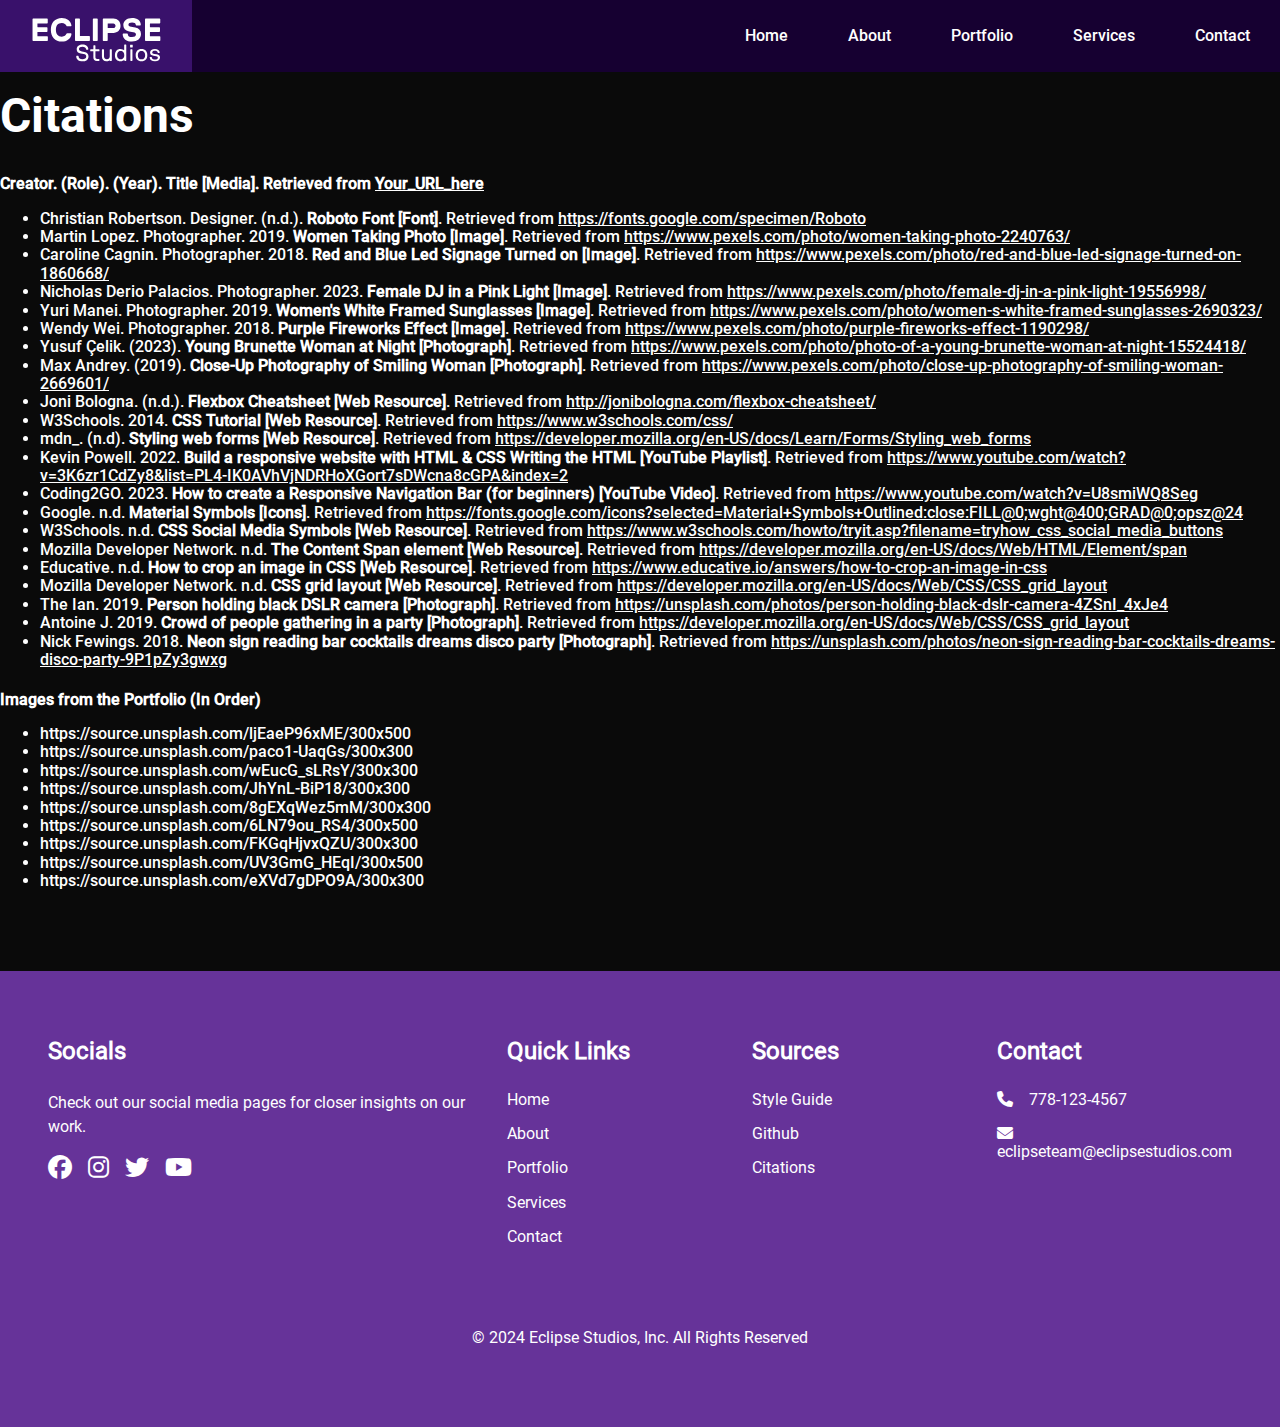
<file: PO2/citations.html>
<!DOCTYPE html>
<html lang="en">

<head>
    <meta charset="UTF-8">
    <meta name="viewport" content="width=device-width, initial-scale=1.0">
    <title>Eclipse Studios - Citations</title>
    <link href="css/normalize.css" rel="stylesheet">
    <link href="css/main.css" rel="stylesheet">
    <link href="css/website.css" rel="stylesheet">
    <link href="css/fonts.css" rel="stylesheet">
    <link rel="stylesheet" href="https://cdnjs.cloudflare.com/ajax/libs/font-awesome/6.5.1/css/all.min.css">
</head>

<body>

    <header class="navbar">
        <nav>
            <ul class="sidebar">
                <li onclick=hideSidebar()><a href="#"><svg class="menu-icon" xmlns="http://www.w3.org/2000/svg"
                            height="26" viewBox="0 -960 960 960" width="26">
                            <path
                                d="m256-200-56-56 224-224-224-224 56-56 224 224 224-224 56 56-224 224 224 224-56 56-224-224-224 224Z" />
                        </svg></a></li>
                <li><a href="home.html">Home</a></li>
                <li><a href="about.html">About</a></li>
                <li><a href="portfolio.html">Portfolio</a></li>
                <li><a href="services.html">Services</a></li>
                <li><a href="contact.html">Contact</a></li>
            </ul>
            <!-- Close and menu icons from: https://fonts.google.com/icons?selected=Material+Symbols+Outlined:close:FILL@0;wght@400;GRAD@0;opsz@24 -->
            <ul>
                <li><a href="home.html" class="nav-logo"><svg width="132" height="59" viewBox="0 0 132 59" fill="none"
                            xmlns="http://www.w3.org/2000/svg">
                            <path
                                d="M3.168 34C2.816 34 2.528 33.712 2.528 33.36V12.24C2.528 11.888 2.816 11.6 3.168 11.6H17.12C17.472 11.6 17.76 11.888 17.76 12.24V15.76C17.76 16.112 17.472 16.4 17.12 16.4H7.744C7.552 16.4 7.424 16.528 7.424 16.72V19.856C7.424 20.048 7.552 20.176 7.744 20.176H16.832C17.184 20.176 17.472 20.464 17.472 20.816V24.336C17.472 24.688 17.184 24.976 16.832 24.976H7.744C7.552 24.976 7.424 25.104 7.424 25.296V28.88C7.424 29.072 7.552 29.2 7.744 29.2H17.216C17.568 29.2 17.856 29.488 17.856 29.84V33.36C17.856 33.712 17.568 34 17.216 34H3.168ZM31.823 34.608C28.399 34.608 25.647 33.36 23.663 31.248C21.807 29.2 20.847 26.288 20.847 22.8C20.847 19.312 21.807 16.4 23.663 14.352C25.647 12.24 28.399 10.992 31.823 10.992C36.751 10.992 41.071 14.064 41.455 18.448C41.519 18.928 41.295 19.248 40.879 19.248H37.359C36.815 19.248 36.591 19.056 36.431 18.736C35.855 17.36 34.415 15.888 31.823 15.888C29.839 15.888 28.399 16.592 27.343 17.84C26.351 19.024 25.903 20.72 25.903 22.8C25.903 24.88 26.351 26.576 27.343 27.76C28.399 29.008 29.871 29.712 31.823 29.712C34.415 29.712 35.855 28.24 36.431 26.864C36.591 26.544 36.815 26.352 37.359 26.352H40.879C41.295 26.352 41.519 26.672 41.455 27.152C41.071 31.536 36.751 34.608 31.823 34.608ZM45.668 34C45.316 34 45.028 33.712 45.028 33.36V12.24C45.028 11.888 45.316 11.6 45.668 11.6H49.284C49.636 11.6 49.924 11.888 49.924 12.24V28.784C49.924 29.008 50.052 29.104 50.244 29.104H59.268C59.62 29.104 59.908 29.392 59.908 29.744V33.36C59.908 33.712 59.62 34 59.268 34H45.668ZM63.6085 34C63.1605 34 62.8405 33.68 62.8405 33.232V12.368C62.8405 11.92 63.1605 11.6 63.6085 11.6H67.0005C67.4485 11.6 67.7365 11.92 67.7365 12.368V33.232C67.7365 33.68 67.4485 34 67.0005 34H63.6085ZM73.4493 34C73.0973 34 72.8093 33.712 72.8093 33.36V12.24C72.8093 11.888 73.0973 11.6 73.4493 11.6H83.3373C87.5933 11.6 90.5373 14.544 90.5373 18.768C90.5373 22.96 87.6253 25.904 83.3373 25.904H78.0253C77.8333 25.904 77.7053 26.032 77.7053 26.224V33.36C77.7053 33.712 77.4173 34 77.0653 34H73.4493ZM77.7053 20.784C77.7053 20.976 77.8333 21.104 78.0253 21.104H83.2733C84.5533 21.104 85.5133 20.08 85.5133 18.768C85.5133 17.424 84.5533 16.4 83.2733 16.4H78.0253C77.8333 16.4 77.7053 16.528 77.7053 16.72V20.784ZM101.994 34.608C96.4898 34.608 92.6818 31.696 92.6818 27.184V27.152C92.6818 26.8 92.9698 26.512 93.3218 26.512H97.1938C97.5458 26.512 97.8338 26.8 97.8338 27.152V27.184C97.8338 29.104 99.3378 30.064 102.026 30.064C104.394 30.064 105.962 29.168 105.962 27.536C105.962 26.352 105.194 25.68 103.37 25.328L99.1138 24.496C95.2098 23.728 93.3218 21.424 93.3218 18.032C93.3218 13.776 97.0018 10.992 102.09 10.992C107.242 10.992 110.794 13.712 110.794 17.808V17.872C110.794 18.224 110.506 18.512 110.154 18.512H106.41C106.058 18.512 105.77 18.224 105.77 17.872V17.808C105.77 16.368 104.266 15.536 102.058 15.536C99.7858 15.536 98.4418 16.336 98.4418 17.712C98.4418 18.864 99.2738 19.472 101.098 19.856L105.258 20.624C109.002 21.328 110.986 23.664 110.986 27.12C110.986 31.568 107.562 34.608 101.994 34.608ZM115.668 34C115.316 34 115.028 33.712 115.028 33.36V12.24C115.028 11.888 115.316 11.6 115.668 11.6H129.62C129.972 11.6 130.26 11.888 130.26 12.24V15.76C130.26 16.112 129.972 16.4 129.62 16.4H120.244C120.052 16.4 119.924 16.528 119.924 16.72V19.856C119.924 20.048 120.052 20.176 120.244 20.176H129.332C129.684 20.176 129.972 20.464 129.972 20.816V24.336C129.972 24.688 129.684 24.976 129.332 24.976H120.244C120.052 24.976 119.924 25.104 119.924 25.296V28.88C119.924 29.072 120.052 29.2 120.244 29.2H129.716C130.068 29.2 130.356 29.488 130.356 29.84V33.36C130.356 33.712 130.068 34 129.716 34H115.668Z"
                                fill="white" />
                            <path
                                d="M52.429 54.368C48.841 54.368 46.242 52.574 46.242 49.239V49.193C46.242 48.94 46.449 48.733 46.702 48.733H48.105C48.358 48.733 48.565 48.94 48.565 49.193V49.239C48.565 51.217 50.106 52.252 52.429 52.252C54.729 52.252 56.247 51.309 56.247 49.515C56.247 48.181 55.396 47.422 53.602 47.054L50.727 46.479C48.22 45.973 46.702 44.616 46.702 42.155C46.702 39.142 49.462 37.532 52.567 37.532C55.879 37.532 58.317 39.303 58.317 42.178V42.247C58.317 42.5 58.11 42.707 57.857 42.707H56.523C56.27 42.707 56.063 42.5 56.063 42.247V42.178C56.063 40.522 54.522 39.648 52.544 39.648C50.428 39.648 49.002 40.453 49.002 42.063C49.002 43.42 49.991 44.064 51.923 44.455L54.43 44.938C56.983 45.444 58.524 46.939 58.524 49.4C58.524 52.505 55.971 54.368 52.429 54.368ZM66.8847 54C64.5387 54 63.3657 52.551 63.3657 50.458V44.593C63.3657 44.455 63.2737 44.363 63.1357 44.363H60.6977C60.4447 44.363 60.2377 44.156 60.2377 43.903V42.822C60.2377 42.569 60.4447 42.362 60.6977 42.362H63.1357C63.2737 42.362 63.3657 42.27 63.3657 42.132V38.751C63.3657 38.498 63.5727 38.291 63.8257 38.291H64.9757C65.2287 38.291 65.4357 38.498 65.4357 38.751V42.132C65.4357 42.27 65.5277 42.362 65.6657 42.362H69.0007C69.2537 42.362 69.4607 42.569 69.4607 42.822V43.903C69.4607 44.156 69.2537 44.363 69.0007 44.363H65.6657C65.5277 44.363 65.4357 44.455 65.4357 44.593V50.251C65.4357 51.378 66.0797 51.93 67.1147 51.93H69.0007C69.2537 51.93 69.4607 52.137 69.4607 52.39V53.54C69.4607 53.793 69.2537 54 69.0007 54H66.8847ZM76.2994 54.368C73.8614 54.368 71.9064 52.712 71.9064 49.607V42.822C71.9064 42.569 72.1134 42.362 72.3664 42.362H73.5394C73.7924 42.362 73.9994 42.569 73.9994 42.822V49.354C73.9994 51.286 75.1954 52.321 76.8744 52.321C78.5534 52.321 79.7494 51.286 79.7494 49.354V42.822C79.7494 42.569 79.9564 42.362 80.2094 42.362H81.3824C81.6354 42.362 81.8424 42.569 81.8424 42.822V53.54C81.8424 53.793 81.6354 54 81.3824 54H80.5544C79.9794 54 80.0024 53.402 79.4274 53.402C78.8064 53.402 78.5304 54.368 76.2994 54.368ZM90.2777 54.368C88.7367 54.368 87.4717 53.839 86.5517 52.873C85.5167 51.769 84.9187 50.113 84.9187 48.181C84.9187 46.249 85.5167 44.593 86.5517 43.512C87.4717 42.546 88.7367 41.994 90.2777 41.994C92.6007 41.994 93.1067 43.006 93.7507 43.006C94.0497 43.006 94.1877 42.868 94.1877 42.5V37.9C94.1877 37.647 94.3947 37.44 94.6707 37.44H95.8207C96.0737 37.44 96.2807 37.647 96.2807 37.9V53.54C96.2807 53.793 96.0737 54 95.8207 54H94.9927C94.4177 54 94.5097 53.264 93.8427 53.264C93.1067 53.264 92.6927 54.368 90.2777 54.368ZM87.0807 48.181C87.0807 49.377 87.3797 50.389 87.9777 51.102C88.5757 51.861 89.4957 52.321 90.6917 52.321C91.8647 52.321 92.7847 51.861 93.3827 51.102C93.9577 50.389 94.2797 49.377 94.2797 48.181C94.2797 47.008 93.9577 45.973 93.3827 45.26C92.7847 44.501 91.8647 44.064 90.6917 44.064C89.4957 44.064 88.5757 44.501 87.9777 45.26C87.3797 45.973 87.0807 47.008 87.0807 48.181ZM100.829 54C100.53 54 100.369 53.793 100.369 53.54V42.822C100.369 42.569 100.53 42.362 100.829 42.362H101.979C102.301 42.362 102.439 42.569 102.439 42.822V53.54C102.439 53.793 102.301 54 101.979 54H100.829ZM100.093 40.016V38.13C100.093 37.946 100.254 37.762 100.461 37.762H102.37C102.577 37.762 102.738 37.946 102.738 38.13V40.016C102.738 40.223 102.577 40.384 102.37 40.384H100.461C100.254 40.384 100.093 40.223 100.093 40.016ZM111.492 54.368C109.606 54.368 108.088 53.701 107.076 52.528C106.179 51.447 105.673 49.975 105.673 48.181C105.673 46.387 106.179 44.915 107.076 43.834C108.088 42.661 109.606 41.994 111.492 41.994C113.378 41.994 114.896 42.661 115.908 43.834C116.805 44.915 117.311 46.387 117.311 48.181C117.311 49.975 116.805 51.447 115.908 52.528C114.896 53.701 113.378 54.368 111.492 54.368ZM107.835 48.181C107.835 49.4 108.134 50.412 108.732 51.125C109.33 51.884 110.273 52.321 111.492 52.321C112.711 52.321 113.654 51.884 114.252 51.125C114.85 50.412 115.149 49.4 115.149 48.181C115.149 46.962 114.85 45.973 114.252 45.237C113.654 44.501 112.711 44.064 111.492 44.064C110.273 44.064 109.33 44.501 108.732 45.237C108.134 45.973 107.835 46.962 107.835 48.181ZM125 54.368C121.826 54.368 119.802 53.057 119.687 50.527C119.664 50.274 119.894 50.09 120.147 50.09H121.343C121.619 50.09 121.78 50.274 121.826 50.527C121.987 51.953 123.137 52.574 125 52.574C126.909 52.574 127.852 51.815 127.852 50.757C127.852 50.021 127.53 49.446 126.15 49.262L123.528 48.848C121.09 48.48 120.078 47.33 120.078 45.559C120.078 43.42 122.033 41.994 124.931 41.994C127.645 41.994 129.6 43.236 129.761 45.467C129.784 45.743 129.554 45.927 129.278 45.927H128.151C127.875 45.927 127.714 45.743 127.668 45.467C127.484 44.363 126.472 43.788 124.908 43.788C123.183 43.788 122.24 44.455 122.24 45.467C122.24 46.341 122.769 46.778 124.402 47.008L126.702 47.33C129.209 47.698 130.014 48.917 130.014 50.619C130.014 52.804 128.22 54.368 125 54.368Z"
                                fill="white" />
                        </svg>
                    </a></li>
                <li class="hideOnMobile"><a href="home.html">Home</a></li>
                <li class="hideOnMobile"><a href="about.html">About</a></li>
                <li class="hideOnMobile"><a href="portfolio.html">Portfolio</a></li>
                <li class="hideOnMobile"><a href="services.html">Services</a></li>
                <li class="hideOnMobile"><a href="contact.html">Contact</a></li>
                <li class="menu-button" onclick=showSidebar()><a href="#"><svg class="close-icon"
                            xmlns="http://www.w3.org/2000/svg" height="26" viewBox="0 -960 960 960" width="26">
                            <path d="M120-240v-80h720v80H120Zm0-200v-80h720v80H120Zm0-200v-80h720v80H120Z" />
                        </svg></a></li>
            </ul>
        </nav>

        <!-- Responsive navbar from: https://www.youtube.com/watch?v=U8smiWQ8Seg&t=386s -->
        <script>
            function showSidebar() {
                const sidebar = document.querySelector('.sidebar')
                sidebar.style.display = 'flex';
            }

            function hideSidebar() {
                const sidebar = document.querySelector('.sidebar')
                sidebar.style.display = 'none';
            }
        </script>
    </header>

    <main>
        <section>
            <div class="citations-list">
                <h1>Citations</h1>
                <h4>Creator. (Role). (Year). <strong>Title [Media]</strong>. Retrieved from <a
                        href="Your_URL_here">Your_URL_here</a></h4>
                <ul>
                    <li>Christian Robertson. Designer. (n.d.). <strong>Roboto Font [Font]</strong>. Retrieved from <a
                            href="https://fonts.google.com/specimen/Roboto">https://fonts.google.com/specimen/Roboto</a>
                    </li>
                    <li>Martin Lopez. Photographer. 2019. <strong>Women Taking Photo [Image]</strong>. Retrieved from <a
                            href="https://www.pexels.com/photo/women-taking-photo-2240763/">https://www.pexels.com/photo/women-taking-photo-2240763/</a>
                    </li>
                    <li>Caroline Cagnin. Photographer. 2018. <strong>Red and Blue Led Signage Turned on
                            [Image]</strong>. Retrieved
                        from <a
                            href="https://www.pexels.com/photo/red-and-blue-led-signage-turned-on-1860668/">https://www.pexels.com/photo/red-and-blue-led-signage-turned-on-1860668/</a>
                    </li>
                    <li>Nicholas Derio Palacios. Photographer. 2023. <strong>Female DJ in a Pink Light [Image]</strong>.
                        Retrieved
                        from <a
                            href="https://www.pexels.com/photo/female-dj-in-a-pink-light-19556998/">https://www.pexels.com/photo/female-dj-in-a-pink-light-19556998/</a>
                    </li>
                    <li>Yuri Manei. Photographer. 2019. <strong>Women's White Framed Sunglasses [Image]</strong>.
                        Retrieved from <a
                            href="https://www.pexels.com/photo/women-s-white-framed-sunglasses-2690323/">https://www.pexels.com/photo/women-s-white-framed-sunglasses-2690323/</a>
                    </li>
                    <li>Wendy Wei. Photographer. 2018. <strong>Purple Fireworks Effect [Image]</strong>. Retrieved from
                        <a
                            href="https://www.pexels.com/photo/purple-fireworks-effect-1190298/">https://www.pexels.com/photo/purple-fireworks-effect-1190298/</a>
                    </li>
                    <li>Yusuf Çelik. (2023). <strong>Young Brunette Woman at Night [Photograph]</strong>. Retrieved from
                        <a
                            href="https://www.pexels.com/photo/photo-of-a-young-brunette-woman-at-night-15524418/">https://www.pexels.com/photo/photo-of-a-young-brunette-woman-at-night-15524418/</a>
                    </li>

                    <li>Max Andrey. (2019). <strong>Close-Up Photography of Smiling Woman [Photograph]</strong>.
                        Retrieved from <a
                            href="https://www.pexels.com/photo/close-up-photography-of-smiling-woman-2669601/">https://www.pexels.com/photo/close-up-photography-of-smiling-woman-2669601/</a>
                    </li>

                    <li>Joni Bologna. (n.d.). <strong>Flexbox Cheatsheet [Web Resource]</strong>. Retrieved from <a
                            href="http://jonibologna.com/flexbox-cheatsheet/">http://jonibologna.com/flexbox-cheatsheet/</a>
                    </li>
                    <li>W3Schools. 2014. <strong>CSS Tutorial [Web Resource]</strong>. Retrieved from <a
                            href="https://www.w3schools.com/css/">https://www.w3schools.com/css/</a>
                    </li>
                    <li>mdn_. (n.d). <strong>Styling web forms [Web Resource]</strong>. Retrieved from <a
                            href="https://developer.mozilla.org/en-US/docs/Learn/Forms/Styling_web_forms">https://developer.mozilla.org/en-US/docs/Learn/Forms/Styling_web_forms</a>
                    </li>
                    <li>Kevin Powell. 2022. <strong>Build a responsive website with HTML & CSS Writing the HTML [YouTube Playlist]</strong>. Retrieved from <a
                        href="https://www.youtube.com/watch?v=3K6zr1CdZy8&list=PL4-IK0AVhVjNDRHoXGort7sDWcna8cGPA&index=2">https://www.youtube.com/watch?v=3K6zr1CdZy8&list=PL4-IK0AVhVjNDRHoXGort7sDWcna8cGPA&index=2</a>
                    </li>
                    <li>Coding2GO. 2023. <strong>How to create a Responsive Navigation Bar (for beginners) [YouTube Video]</strong>. Retrieved from <a
                        href="https://www.youtube.com/watch?v=U8smiWQ8Seg">https://www.youtube.com/watch?v=U8smiWQ8Seg</a>
                    </li>
                    <li>Google. n.d. <strong>Material Symbols [Icons]</strong>. Retrieved from <a
                        href="https://fonts.google.com/icons?selected=Material+Symbols+Outlined:close:FILL@0;wght@400;GRAD@0;opsz@24">https://fonts.google.com/icons?selected=Material+Symbols+Outlined:close:FILL@0;wght@400;GRAD@0;opsz@24</a>
                    </li>
                    <li>W3Schools. n.d. <strong>CSS Social Media Symbols [Web Resource]</strong>. Retrieved from <a
                        href="https://www.w3schools.com/howto/tryit.asp?filename=tryhow_css_social_media_buttons">https://www.w3schools.com/howto/tryit.asp?filename=tryhow_css_social_media_buttons</a>
                    </li>
                    <li>Mozilla Developer Network. n.d. <strong>The Content Span element [Web Resource]</strong>. Retrieved from <a
                        href="https://developer.mozilla.org/en-US/docs/Web/HTML/Element/span">https://developer.mozilla.org/en-US/docs/Web/HTML/Element/span</a>
                    </li>
                    <li>Educative. n.d. <strong>How to crop an image in CSS [Web Resource]</strong>. Retrieved from <a
                        href="https://www.educative.io/answers/how-to-crop-an-image-in-css">https://www.educative.io/answers/how-to-crop-an-image-in-css</a>
                    </li>
                    <li>Mozilla Developer Network. n.d. <strong>CSS grid layout [Web Resource]</strong>. Retrieved from <a
                        href="https://developer.mozilla.org/en-US/docs/Web/CSS/CSS_grid_layout">https://developer.mozilla.org/en-US/docs/Web/CSS/CSS_grid_layout</a>
                    </li>
                    <li>The Ian. 2019. <strong>Person holding black DSLR camera [Photograph]</strong>. Retrieved from <a
                        href="https://unsplash.com/photos/person-holding-black-dslr-camera-4ZSnI_4xJe4">https://unsplash.com/photos/person-holding-black-dslr-camera-4ZSnI_4xJe4</a>
                    </li>
                    <li>Antoine J. 2019. <strong>Crowd of people gathering in a party [Photograph]</strong>. Retrieved from <a
                        href="https://developer.mozilla.org/en-US/docs/Web/CSS/CSS_grid_layout">https://developer.mozilla.org/en-US/docs/Web/CSS/CSS_grid_layout</a>
                    </li>
                    <li>Nick Fewings. 2018. <strong>Neon sign reading bar cocktails dreams disco party [Photograph]</strong>. Retrieved from <a
                        href="https://unsplash.com/photos/neon-sign-reading-bar-cocktails-dreams-disco-party-9P1pZy3gwxg">https://unsplash.com/photos/neon-sign-reading-bar-cocktails-dreams-disco-party-9P1pZy3gwxg</a>
                    </li>
                </ul>

                <h4>Images from the Portfolio (In Order)</h4>
                <ul>
                    <li>https://source.unsplash.com/ljEaeP96xME/300x500</li>
                    <li>https://source.unsplash.com/paco1-UaqGs/300x300</li>
                    <li>https://source.unsplash.com/wEucG_sLRsY/300x300</li>
                    <li>https://source.unsplash.com/JhYnL-BiP18/300x300</li>
                    <li>https://source.unsplash.com/8gEXqWez5mM/300x300</li>
                    <li>https://source.unsplash.com/6LN79ou_RS4/300x500</li>
                    <li>https://source.unsplash.com/FKGqHjvxQZU/300x300</li>
                    <li>https://source.unsplash.com/UV3GmG_HEqI/300x500</li>
                    <li>https://source.unsplash.com/eXVd7gDPO9A/300x300</li>
                </ul>
            </div>
        </section>
    </main>

    <footer>
        <div class="footer">
            <div class="foot-wrapper">
                <div class="social-foot">
                    <h3>Socials</h3>
                    <p>Check out our social media pages for closer insights on our work.</p>
                    <!-- Social media icons tutorial: https://www.w3schools.com/howto/tryit.asp?filename=tryhow_css_social_media_buttons -->
                    <ul>
                        <li><a href="https://www.facebook.com/" target="_blank"><i
                                    class="fa-brands fa-facebook"></i></a></li>
                        <li><a href="https://www.instagram.com/" target="_blank"><i
                                    class="fa-brands fa-instagram"></i></a></li>
                        <li><a href="https://www.twitter.com/" target="_blank"><i class="fa-brands fa-twitter"></i></a>
                        </li>
                        <li><a href="https://www.youtube.com/" target="_blank"><i class="fa-brands fa-youtube"></i></a>
                        </li>
                    </ul>
                </div>
                <div class="links-foot">
                    <h3>Quick Links</h3>
                    <ul>
                        <li><a href="home.html">Home</a></li>
                        <li><a href="about.html">About</a></li>
                        <li><a href="portfolio.html">Portfolio</a></li>
                        <li><a href="services.html">Services</a></li>
                        <li><a href="contact.html">Contact</a></li>
                    </ul>
                </div>
                <div class="links-foot">
                    <h3>Sources</h3>
                    <ul>
                        <li><a href="index.html">Style Guide</a></li>
                        <li><a href="https://github.com/TLin8/PO-2---339">Github</a></li>
                        <li><a href="citations.html">Citations</a></li>
                    </ul>
                </div>
                <div class="contact-foot">
                    <h3>Contact</h3>
                    <ul>
                        <!-- Using span from: https://developer.mozilla.org/en-US/docs/Web/HTML/Element/span -->
                        <li><span><i class="fa fa-phone"></i></span><a>778-123-4567</a></li>
                        <li><span><i class="fa fa-envelope"></i></span><a>eclipseteam@eclipsestudios.com</a></li>
                    </ul>
                </div>
            </div>
            <div class="copyright-info">
                <p>© 2024 Eclipse Studios, Inc. All Rights Reserved</p>
            </div>
        </div>
    </footer>
</body>

</html>
</file>
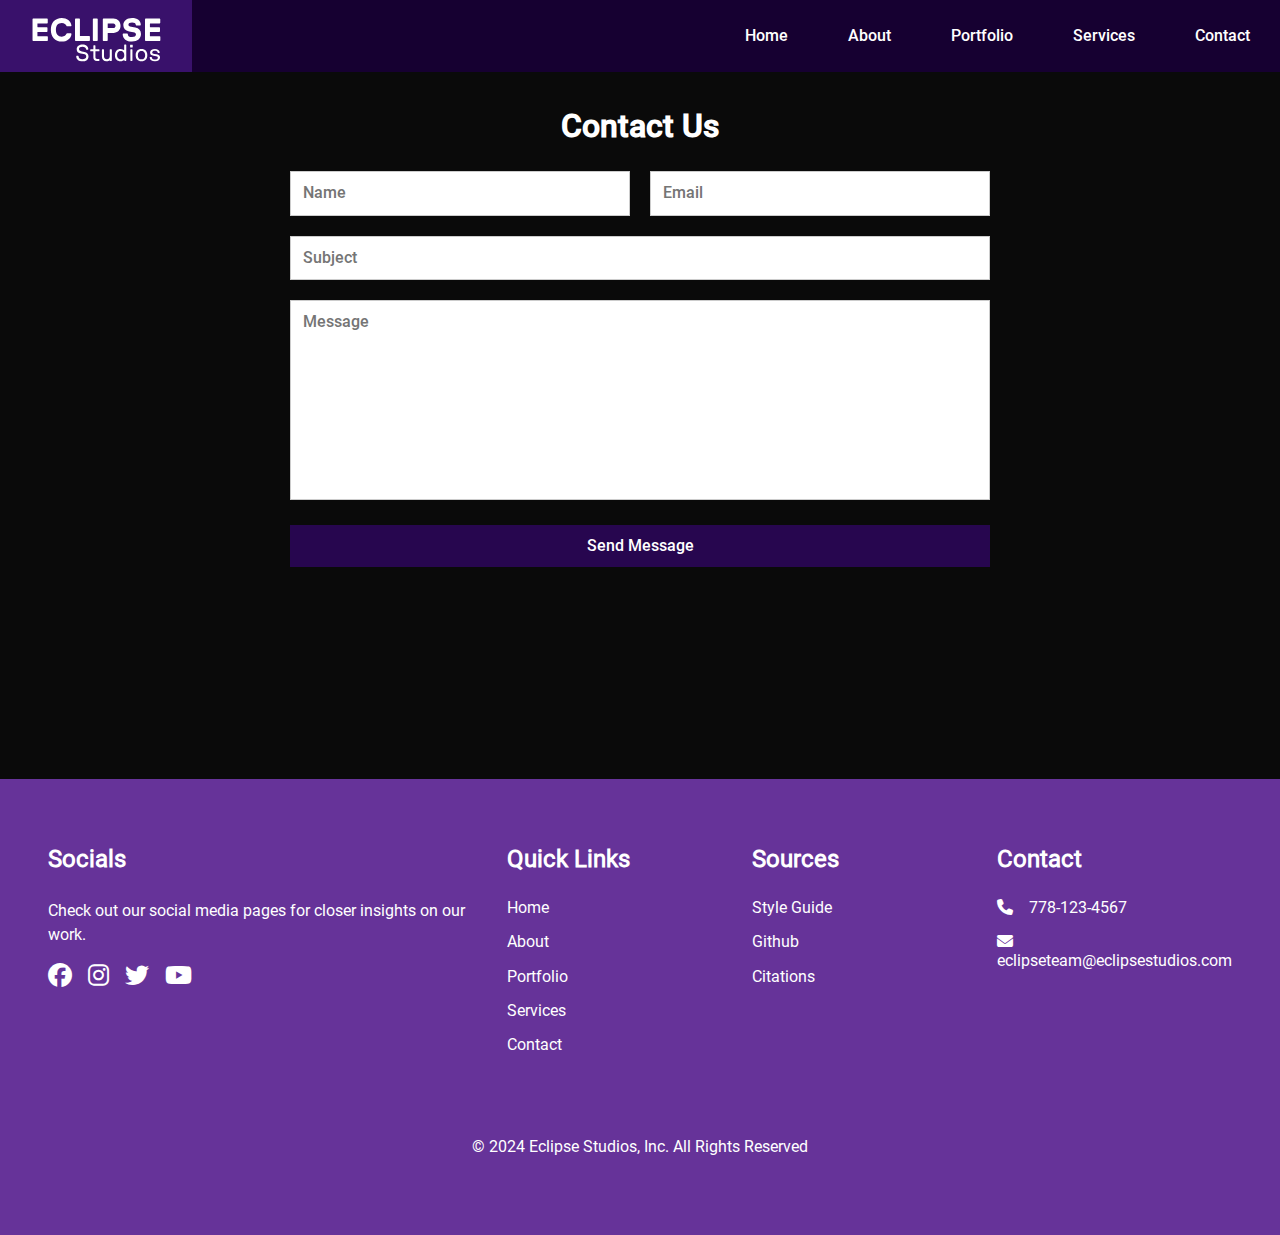
<file: PO2/contact.html>
<!DOCTYPE html>
<html lang="en">

<head>
    <meta charset="UTF-8">
    <meta name="viewport" content="width=device-width, initial-scale=1.0">
    <title>Eclipse Studios - Contact</title>

    <link href="css/normalize.css" rel="stylesheet">
    <link href="css/main.css" rel="stylesheet">
    <link href="css/website.css" rel="stylesheet">
    <link href="css/fonts.css" rel="stylesheet">
    <link rel="stylesheet" href="https://cdnjs.cloudflare.com/ajax/libs/font-awesome/6.5.1/css/all.min.css">
</head>

<body>

    <header class="navbar">
        <nav>
            <ul class="sidebar">
                <li onclick=hideSidebar()><a href="#"><svg class="menu-icon" xmlns="http://www.w3.org/2000/svg"
                            height="26" viewBox="0 -960 960 960" width="26">
                            <path
                                d="m256-200-56-56 224-224-224-224 56-56 224 224 224-224 56 56-224 224 224 224-56 56-224-224-224 224Z" />
                        </svg></a></li>
                <li><a href="home.html">Home</a></li>
                <li><a href="about.html">About</a></li>
                <li><a href="portfolio.html">Portfolio</a></li>
                <li><a href="services.html">Services</a></li>
                <li><a href="contact.html">Contact</a></li>
            </ul>
            <!-- Close and menu icons from: https://fonts.google.com/icons?selected=Material+Symbols+Outlined:close:FILL@0;wght@400;GRAD@0;opsz@24 -->
            <ul>
                <li><a href="home.html" class="nav-logo"><svg width="132" height="59" viewBox="0 0 132 59" fill="none" xmlns="http://www.w3.org/2000/svg">
                    <path d="M3.168 34C2.816 34 2.528 33.712 2.528 33.36V12.24C2.528 11.888 2.816 11.6 3.168 11.6H17.12C17.472 11.6 17.76 11.888 17.76 12.24V15.76C17.76 16.112 17.472 16.4 17.12 16.4H7.744C7.552 16.4 7.424 16.528 7.424 16.72V19.856C7.424 20.048 7.552 20.176 7.744 20.176H16.832C17.184 20.176 17.472 20.464 17.472 20.816V24.336C17.472 24.688 17.184 24.976 16.832 24.976H7.744C7.552 24.976 7.424 25.104 7.424 25.296V28.88C7.424 29.072 7.552 29.2 7.744 29.2H17.216C17.568 29.2 17.856 29.488 17.856 29.84V33.36C17.856 33.712 17.568 34 17.216 34H3.168ZM31.823 34.608C28.399 34.608 25.647 33.36 23.663 31.248C21.807 29.2 20.847 26.288 20.847 22.8C20.847 19.312 21.807 16.4 23.663 14.352C25.647 12.24 28.399 10.992 31.823 10.992C36.751 10.992 41.071 14.064 41.455 18.448C41.519 18.928 41.295 19.248 40.879 19.248H37.359C36.815 19.248 36.591 19.056 36.431 18.736C35.855 17.36 34.415 15.888 31.823 15.888C29.839 15.888 28.399 16.592 27.343 17.84C26.351 19.024 25.903 20.72 25.903 22.8C25.903 24.88 26.351 26.576 27.343 27.76C28.399 29.008 29.871 29.712 31.823 29.712C34.415 29.712 35.855 28.24 36.431 26.864C36.591 26.544 36.815 26.352 37.359 26.352H40.879C41.295 26.352 41.519 26.672 41.455 27.152C41.071 31.536 36.751 34.608 31.823 34.608ZM45.668 34C45.316 34 45.028 33.712 45.028 33.36V12.24C45.028 11.888 45.316 11.6 45.668 11.6H49.284C49.636 11.6 49.924 11.888 49.924 12.24V28.784C49.924 29.008 50.052 29.104 50.244 29.104H59.268C59.62 29.104 59.908 29.392 59.908 29.744V33.36C59.908 33.712 59.62 34 59.268 34H45.668ZM63.6085 34C63.1605 34 62.8405 33.68 62.8405 33.232V12.368C62.8405 11.92 63.1605 11.6 63.6085 11.6H67.0005C67.4485 11.6 67.7365 11.92 67.7365 12.368V33.232C67.7365 33.68 67.4485 34 67.0005 34H63.6085ZM73.4493 34C73.0973 34 72.8093 33.712 72.8093 33.36V12.24C72.8093 11.888 73.0973 11.6 73.4493 11.6H83.3373C87.5933 11.6 90.5373 14.544 90.5373 18.768C90.5373 22.96 87.6253 25.904 83.3373 25.904H78.0253C77.8333 25.904 77.7053 26.032 77.7053 26.224V33.36C77.7053 33.712 77.4173 34 77.0653 34H73.4493ZM77.7053 20.784C77.7053 20.976 77.8333 21.104 78.0253 21.104H83.2733C84.5533 21.104 85.5133 20.08 85.5133 18.768C85.5133 17.424 84.5533 16.4 83.2733 16.4H78.0253C77.8333 16.4 77.7053 16.528 77.7053 16.72V20.784ZM101.994 34.608C96.4898 34.608 92.6818 31.696 92.6818 27.184V27.152C92.6818 26.8 92.9698 26.512 93.3218 26.512H97.1938C97.5458 26.512 97.8338 26.8 97.8338 27.152V27.184C97.8338 29.104 99.3378 30.064 102.026 30.064C104.394 30.064 105.962 29.168 105.962 27.536C105.962 26.352 105.194 25.68 103.37 25.328L99.1138 24.496C95.2098 23.728 93.3218 21.424 93.3218 18.032C93.3218 13.776 97.0018 10.992 102.09 10.992C107.242 10.992 110.794 13.712 110.794 17.808V17.872C110.794 18.224 110.506 18.512 110.154 18.512H106.41C106.058 18.512 105.77 18.224 105.77 17.872V17.808C105.77 16.368 104.266 15.536 102.058 15.536C99.7858 15.536 98.4418 16.336 98.4418 17.712C98.4418 18.864 99.2738 19.472 101.098 19.856L105.258 20.624C109.002 21.328 110.986 23.664 110.986 27.12C110.986 31.568 107.562 34.608 101.994 34.608ZM115.668 34C115.316 34 115.028 33.712 115.028 33.36V12.24C115.028 11.888 115.316 11.6 115.668 11.6H129.62C129.972 11.6 130.26 11.888 130.26 12.24V15.76C130.26 16.112 129.972 16.4 129.62 16.4H120.244C120.052 16.4 119.924 16.528 119.924 16.72V19.856C119.924 20.048 120.052 20.176 120.244 20.176H129.332C129.684 20.176 129.972 20.464 129.972 20.816V24.336C129.972 24.688 129.684 24.976 129.332 24.976H120.244C120.052 24.976 119.924 25.104 119.924 25.296V28.88C119.924 29.072 120.052 29.2 120.244 29.2H129.716C130.068 29.2 130.356 29.488 130.356 29.84V33.36C130.356 33.712 130.068 34 129.716 34H115.668Z" fill="white"/>
                    <path d="M52.429 54.368C48.841 54.368 46.242 52.574 46.242 49.239V49.193C46.242 48.94 46.449 48.733 46.702 48.733H48.105C48.358 48.733 48.565 48.94 48.565 49.193V49.239C48.565 51.217 50.106 52.252 52.429 52.252C54.729 52.252 56.247 51.309 56.247 49.515C56.247 48.181 55.396 47.422 53.602 47.054L50.727 46.479C48.22 45.973 46.702 44.616 46.702 42.155C46.702 39.142 49.462 37.532 52.567 37.532C55.879 37.532 58.317 39.303 58.317 42.178V42.247C58.317 42.5 58.11 42.707 57.857 42.707H56.523C56.27 42.707 56.063 42.5 56.063 42.247V42.178C56.063 40.522 54.522 39.648 52.544 39.648C50.428 39.648 49.002 40.453 49.002 42.063C49.002 43.42 49.991 44.064 51.923 44.455L54.43 44.938C56.983 45.444 58.524 46.939 58.524 49.4C58.524 52.505 55.971 54.368 52.429 54.368ZM66.8847 54C64.5387 54 63.3657 52.551 63.3657 50.458V44.593C63.3657 44.455 63.2737 44.363 63.1357 44.363H60.6977C60.4447 44.363 60.2377 44.156 60.2377 43.903V42.822C60.2377 42.569 60.4447 42.362 60.6977 42.362H63.1357C63.2737 42.362 63.3657 42.27 63.3657 42.132V38.751C63.3657 38.498 63.5727 38.291 63.8257 38.291H64.9757C65.2287 38.291 65.4357 38.498 65.4357 38.751V42.132C65.4357 42.27 65.5277 42.362 65.6657 42.362H69.0007C69.2537 42.362 69.4607 42.569 69.4607 42.822V43.903C69.4607 44.156 69.2537 44.363 69.0007 44.363H65.6657C65.5277 44.363 65.4357 44.455 65.4357 44.593V50.251C65.4357 51.378 66.0797 51.93 67.1147 51.93H69.0007C69.2537 51.93 69.4607 52.137 69.4607 52.39V53.54C69.4607 53.793 69.2537 54 69.0007 54H66.8847ZM76.2994 54.368C73.8614 54.368 71.9064 52.712 71.9064 49.607V42.822C71.9064 42.569 72.1134 42.362 72.3664 42.362H73.5394C73.7924 42.362 73.9994 42.569 73.9994 42.822V49.354C73.9994 51.286 75.1954 52.321 76.8744 52.321C78.5534 52.321 79.7494 51.286 79.7494 49.354V42.822C79.7494 42.569 79.9564 42.362 80.2094 42.362H81.3824C81.6354 42.362 81.8424 42.569 81.8424 42.822V53.54C81.8424 53.793 81.6354 54 81.3824 54H80.5544C79.9794 54 80.0024 53.402 79.4274 53.402C78.8064 53.402 78.5304 54.368 76.2994 54.368ZM90.2777 54.368C88.7367 54.368 87.4717 53.839 86.5517 52.873C85.5167 51.769 84.9187 50.113 84.9187 48.181C84.9187 46.249 85.5167 44.593 86.5517 43.512C87.4717 42.546 88.7367 41.994 90.2777 41.994C92.6007 41.994 93.1067 43.006 93.7507 43.006C94.0497 43.006 94.1877 42.868 94.1877 42.5V37.9C94.1877 37.647 94.3947 37.44 94.6707 37.44H95.8207C96.0737 37.44 96.2807 37.647 96.2807 37.9V53.54C96.2807 53.793 96.0737 54 95.8207 54H94.9927C94.4177 54 94.5097 53.264 93.8427 53.264C93.1067 53.264 92.6927 54.368 90.2777 54.368ZM87.0807 48.181C87.0807 49.377 87.3797 50.389 87.9777 51.102C88.5757 51.861 89.4957 52.321 90.6917 52.321C91.8647 52.321 92.7847 51.861 93.3827 51.102C93.9577 50.389 94.2797 49.377 94.2797 48.181C94.2797 47.008 93.9577 45.973 93.3827 45.26C92.7847 44.501 91.8647 44.064 90.6917 44.064C89.4957 44.064 88.5757 44.501 87.9777 45.26C87.3797 45.973 87.0807 47.008 87.0807 48.181ZM100.829 54C100.53 54 100.369 53.793 100.369 53.54V42.822C100.369 42.569 100.53 42.362 100.829 42.362H101.979C102.301 42.362 102.439 42.569 102.439 42.822V53.54C102.439 53.793 102.301 54 101.979 54H100.829ZM100.093 40.016V38.13C100.093 37.946 100.254 37.762 100.461 37.762H102.37C102.577 37.762 102.738 37.946 102.738 38.13V40.016C102.738 40.223 102.577 40.384 102.37 40.384H100.461C100.254 40.384 100.093 40.223 100.093 40.016ZM111.492 54.368C109.606 54.368 108.088 53.701 107.076 52.528C106.179 51.447 105.673 49.975 105.673 48.181C105.673 46.387 106.179 44.915 107.076 43.834C108.088 42.661 109.606 41.994 111.492 41.994C113.378 41.994 114.896 42.661 115.908 43.834C116.805 44.915 117.311 46.387 117.311 48.181C117.311 49.975 116.805 51.447 115.908 52.528C114.896 53.701 113.378 54.368 111.492 54.368ZM107.835 48.181C107.835 49.4 108.134 50.412 108.732 51.125C109.33 51.884 110.273 52.321 111.492 52.321C112.711 52.321 113.654 51.884 114.252 51.125C114.85 50.412 115.149 49.4 115.149 48.181C115.149 46.962 114.85 45.973 114.252 45.237C113.654 44.501 112.711 44.064 111.492 44.064C110.273 44.064 109.33 44.501 108.732 45.237C108.134 45.973 107.835 46.962 107.835 48.181ZM125 54.368C121.826 54.368 119.802 53.057 119.687 50.527C119.664 50.274 119.894 50.09 120.147 50.09H121.343C121.619 50.09 121.78 50.274 121.826 50.527C121.987 51.953 123.137 52.574 125 52.574C126.909 52.574 127.852 51.815 127.852 50.757C127.852 50.021 127.53 49.446 126.15 49.262L123.528 48.848C121.09 48.48 120.078 47.33 120.078 45.559C120.078 43.42 122.033 41.994 124.931 41.994C127.645 41.994 129.6 43.236 129.761 45.467C129.784 45.743 129.554 45.927 129.278 45.927H128.151C127.875 45.927 127.714 45.743 127.668 45.467C127.484 44.363 126.472 43.788 124.908 43.788C123.183 43.788 122.24 44.455 122.24 45.467C122.24 46.341 122.769 46.778 124.402 47.008L126.702 47.33C129.209 47.698 130.014 48.917 130.014 50.619C130.014 52.804 128.22 54.368 125 54.368Z" fill="white"/>
                    </svg>
                    </a></li>
                <li class="hideOnMobile"><a href="home.html">Home</a></li>
                <li class="hideOnMobile"><a href="about.html">About</a></li>
                <li class="hideOnMobile"><a href="portfolio.html">Portfolio</a></li>
                <li class="hideOnMobile"><a href="services.html">Services</a></li>
                <li class="hideOnMobile"><a href="contact.html">Contact</a></li>
                <li class="menu-button" onclick=showSidebar()><a href="#"><svg class="close-icon"
                            xmlns="http://www.w3.org/2000/svg" height="26" viewBox="0 -960 960 960" width="26">
                            <path d="M120-240v-80h720v80H120Zm0-200v-80h720v80H120Zm0-200v-80h720v80H120Z" />
                        </svg></a></li>
            </ul>
        </nav>

        <!-- Responsive navbar from: https://www.youtube.com/watch?v=U8smiWQ8Seg&t=386s -->
        <script>
            function showSidebar() {
                const sidebar = document.querySelector('.sidebar')
                sidebar.style.display = 'flex';
            }

            function hideSidebar() {
                const sidebar = document.querySelector('.sidebar')
                sidebar.style.display = 'none';
            }
        </script>
    </header>

    <main>
        <section>
            <div class="container">
                <div class="client-form">
                    <h2>Contact Us</h2>
                    <form method="POST" id="contact-form">
                        <div class="input-group">
                            <input type="text" id="name" name="name" placeholder="Name" required>
                            <input type="email" id="email" name="email" placeholder="Email" required>
                        </div>
                        <input type="text" id="subject" name="subject" placeholder="Subject" required>
                        <textarea class="message" name="message" placeholder="Message" rows="5" required></textarea>
                        <button type="submit" class="submit-btn">Send Message</button>
                    </form>
                </div>
            </div>
        </section>
    </main>

    <footer>
        <div class="footer">
          <div class="foot-wrapper">
            <div class="social-foot">
              <h3>Socials</h3>
              <p>Check out our social media pages for closer insights on our work.</p>
              <!-- Social media icons tutorial: https://www.w3schools.com/howto/tryit.asp?filename=tryhow_css_social_media_buttons -->
              <ul>
                <li><a href="https://www.facebook.com/" target="_blank"><i class="fa-brands fa-facebook"></i></a></li>
                <li><a href="https://www.instagram.com/" target="_blank"><i class="fa-brands fa-instagram"></i></a></li>
                <li><a href="https://www.twitter.com/" target="_blank"><i class="fa-brands fa-twitter"></i></a></li>
                <li><a href="https://www.youtube.com/" target="_blank"><i class="fa-brands fa-youtube"></i></a></li>
              </ul>
            </div>
            <div class="links-foot">
              <h3>Quick Links</h3>
              <ul>
                <li><a href="home.html">Home</a></li>
                <li><a href="about.html">About</a></li>
                <li><a href="portfolio.html">Portfolio</a></li>
                <li><a href="services.html">Services</a></li>
                <li><a href="contact.html">Contact</a></li>
              </ul>
            </div>
            <div class="links-foot">
              <h3>Sources</h3>
              <ul>
                <li><a href="index.html">Style Guide</a></li>
                <li><a href="https://github.com/TLin8/PO-2---339">Github</a></li>
                <li><a href="citations.html">Citations</a></li>
              </ul>
            </div>
            <div class="contact-foot">
              <h3>Contact</h3>
              <ul>
                <!-- Using span from: https://developer.mozilla.org/en-US/docs/Web/HTML/Element/span -->
                <li><span><i class="fa fa-phone"></i></span><a>778-123-4567</a></li>
                <li><span><i class="fa fa-envelope"></i></span><a>eclipseteam@eclipsestudios.com</a></li>
              </ul>
            </div>
          </div>
          <div class="copyright-info">
            <p>© 2024 Eclipse Studios, Inc. All Rights Reserved</p>
          </div>
        </div>
      </footer>
</body>

</html>
</file>
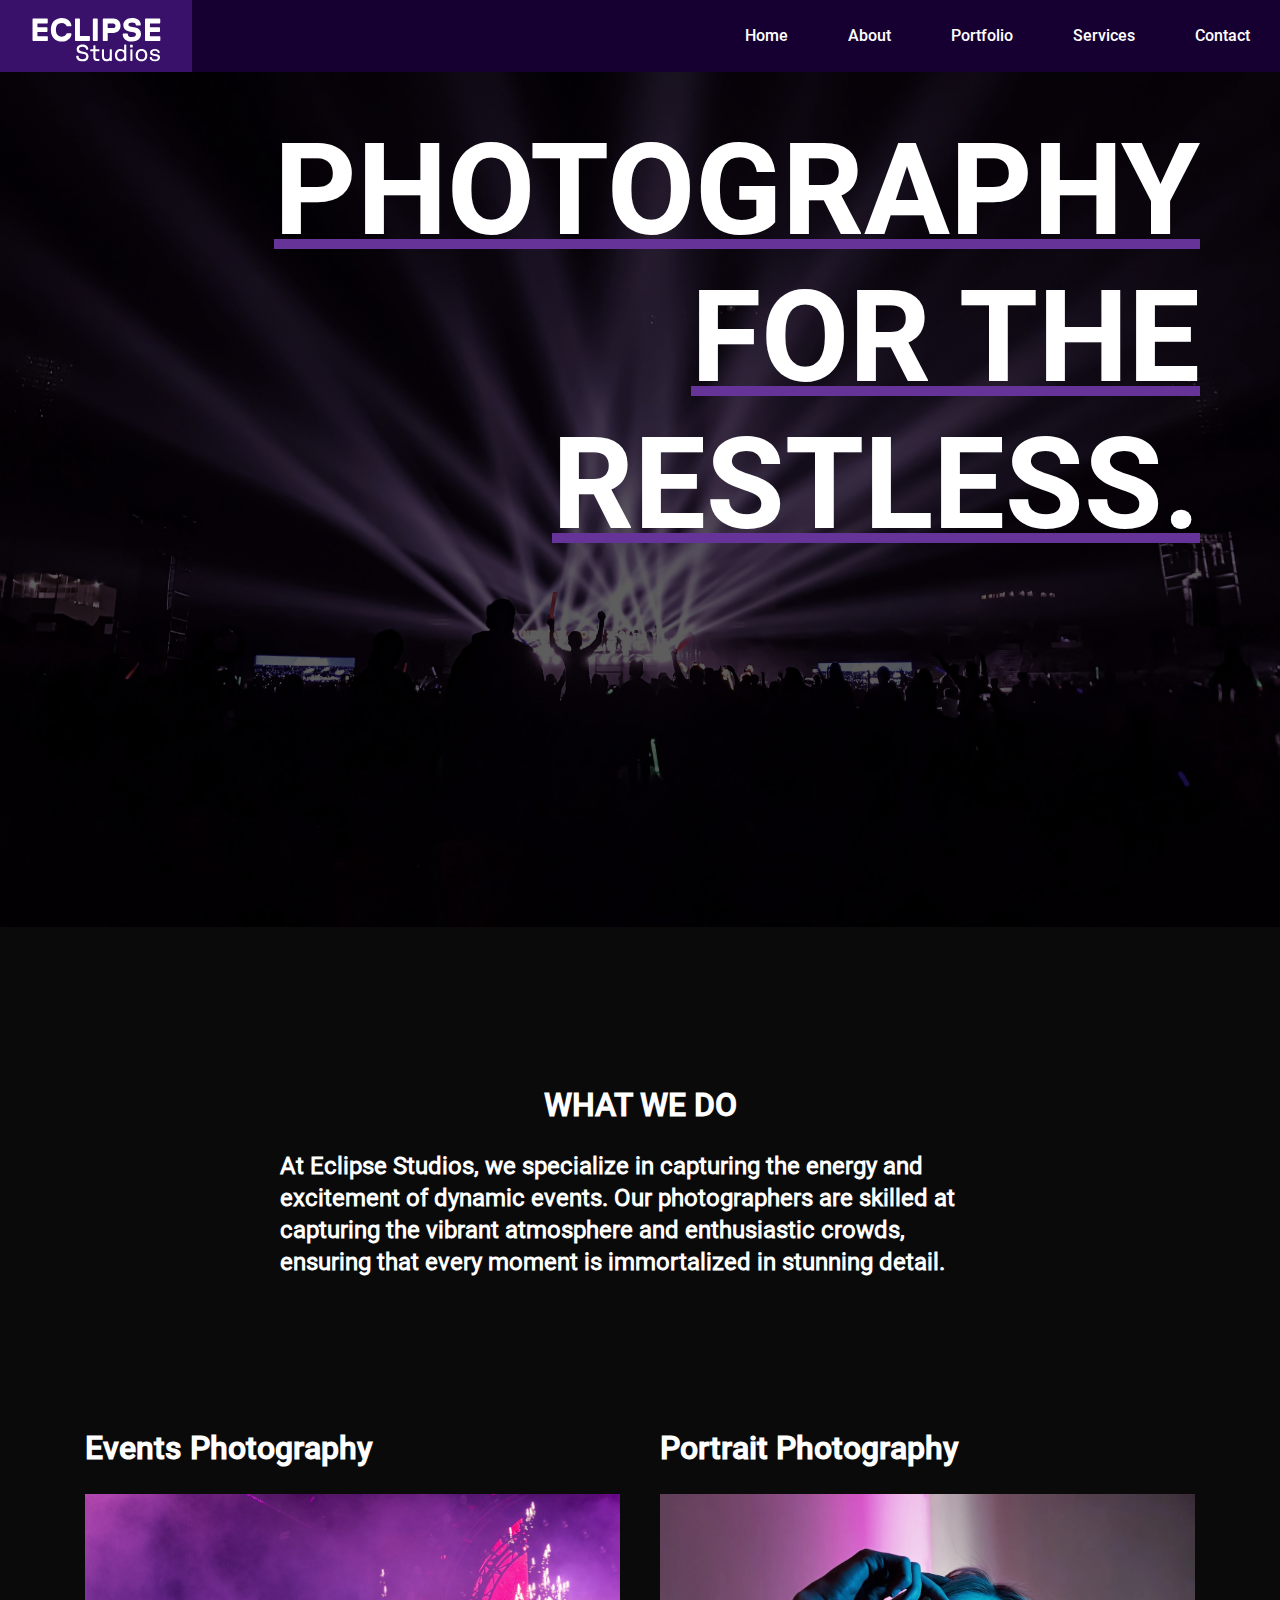
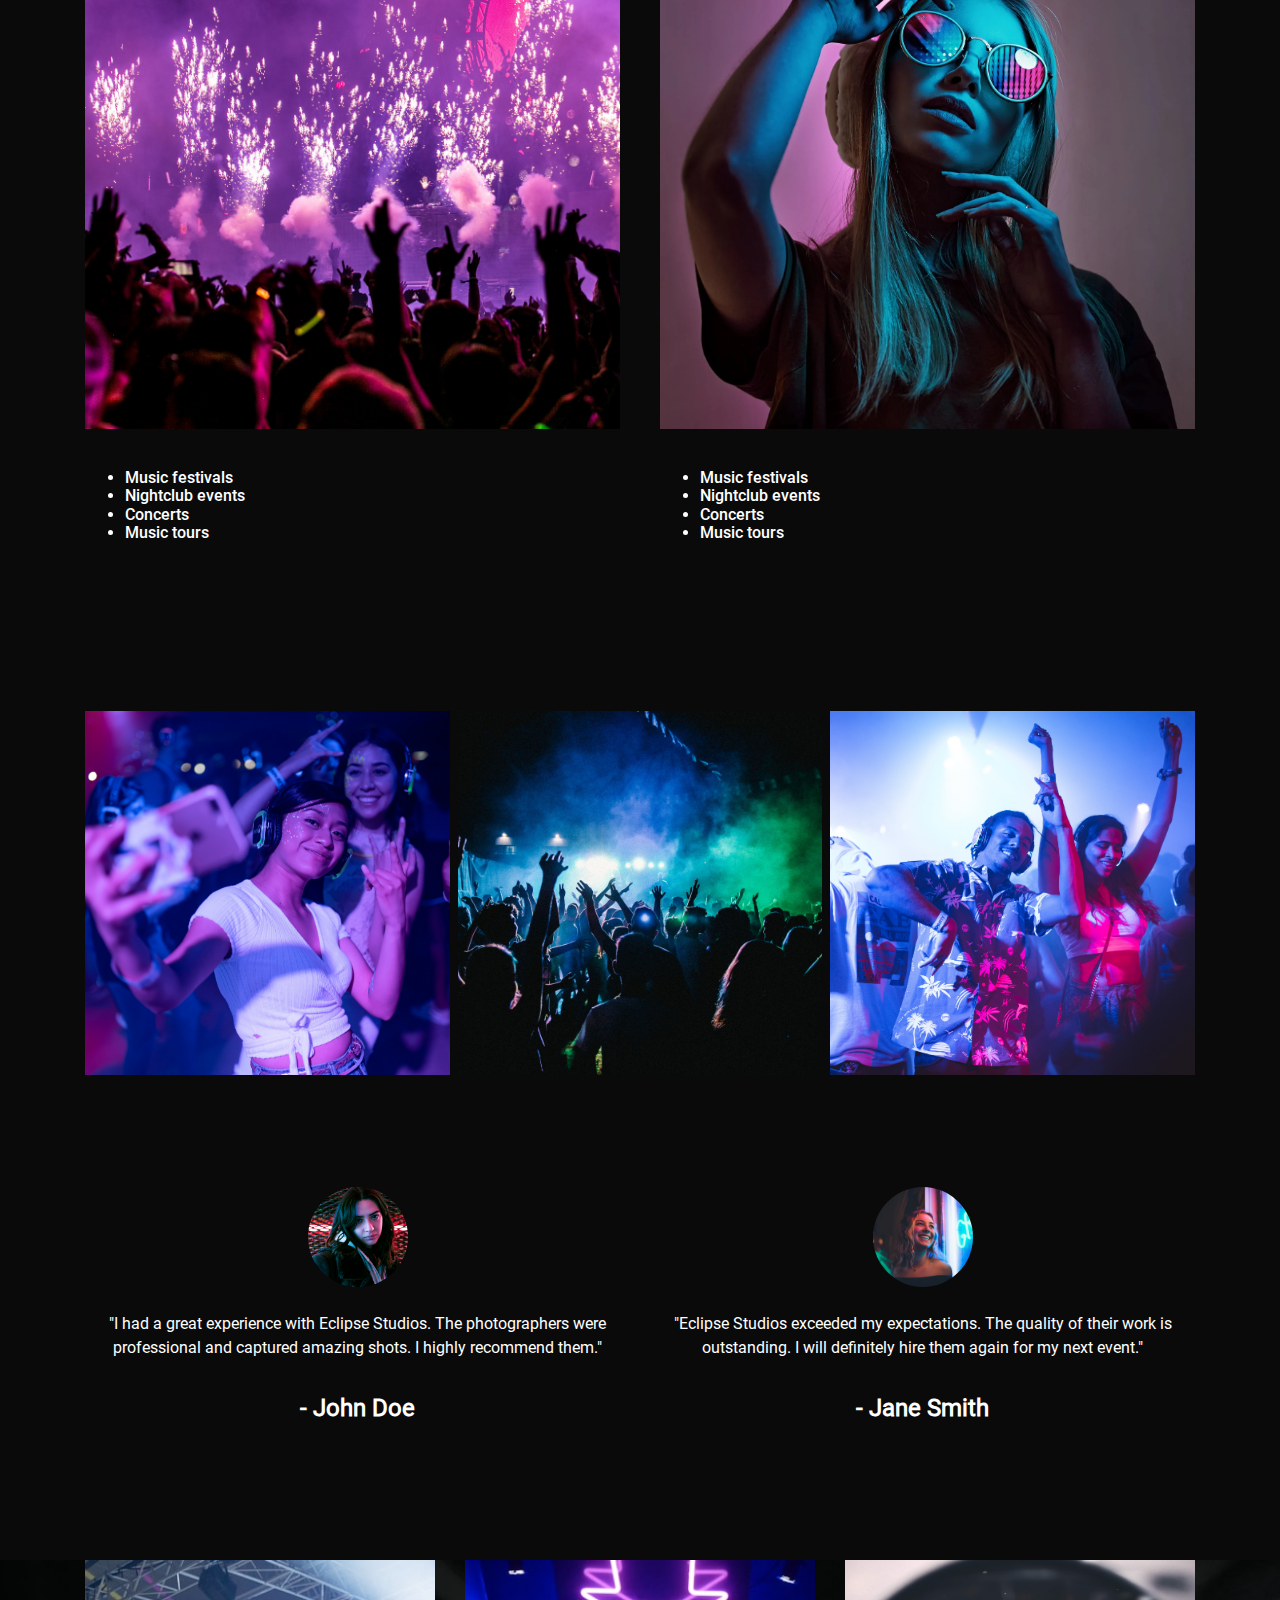
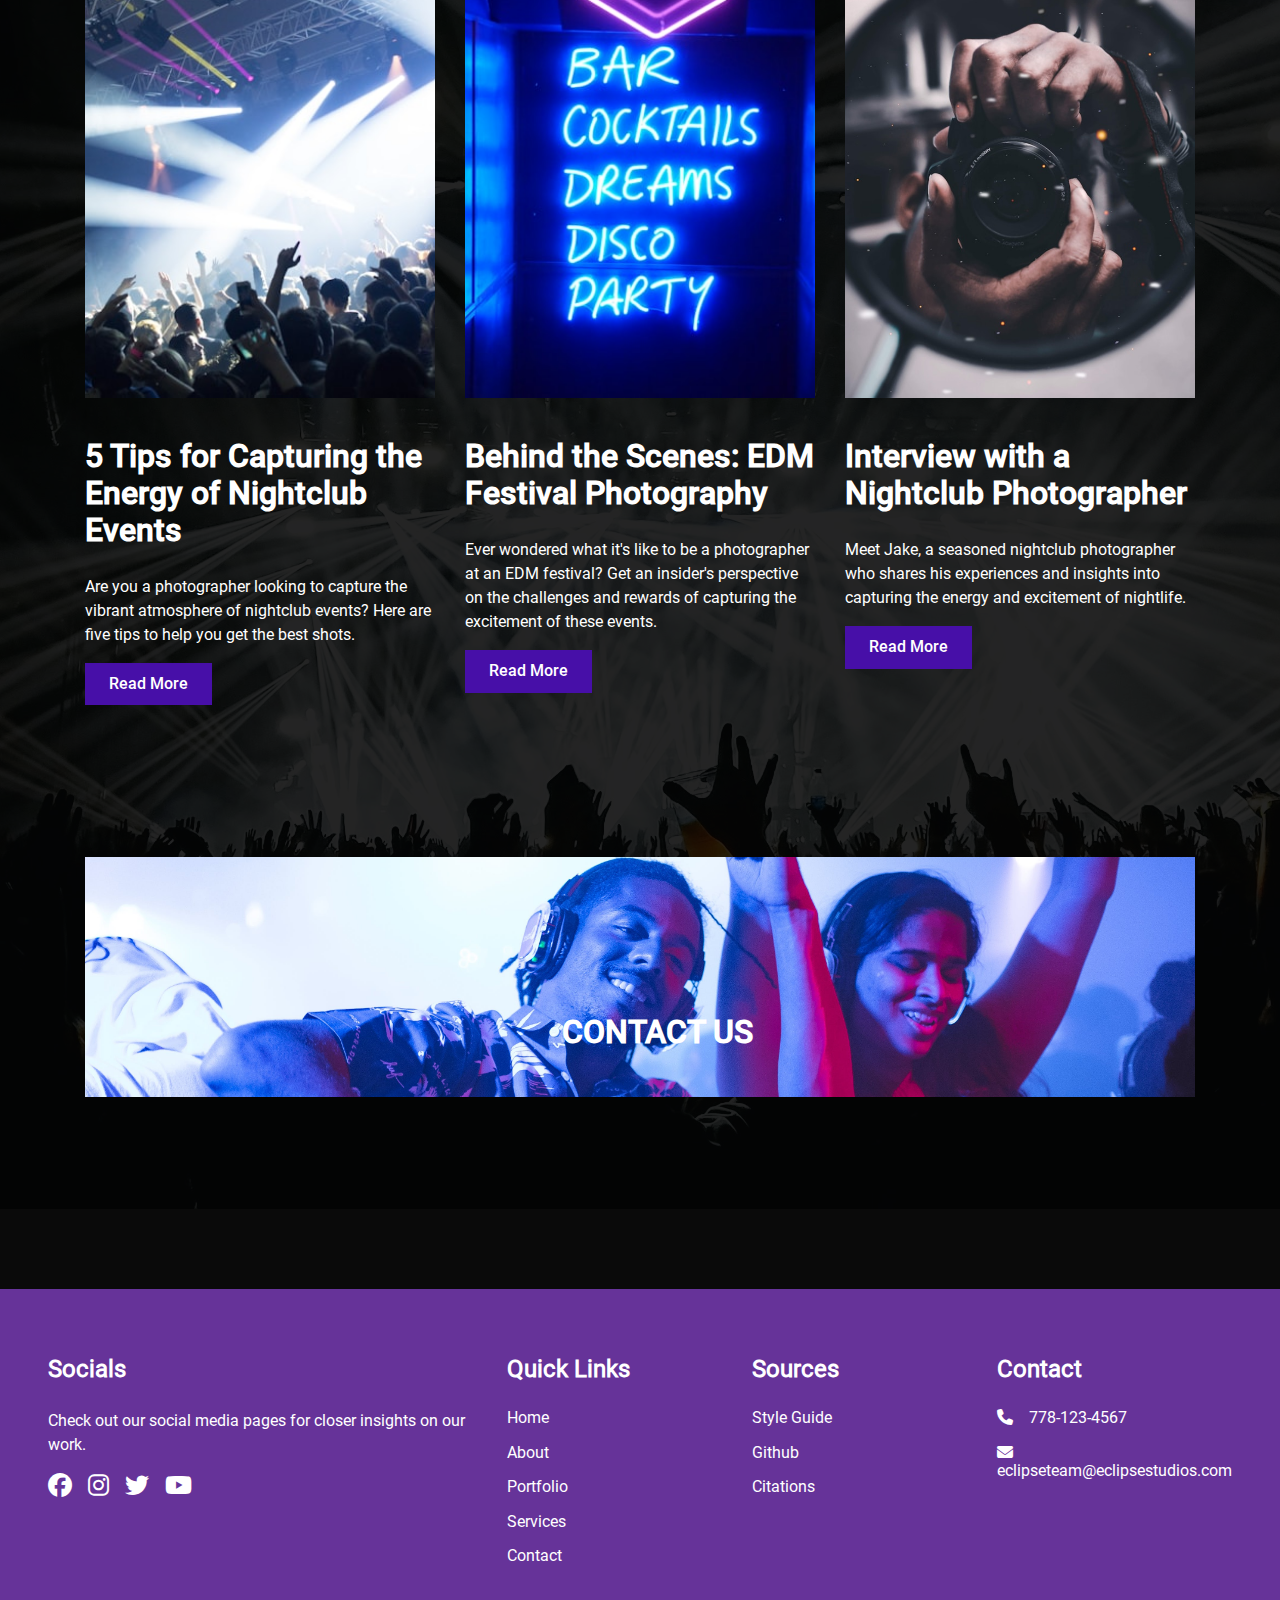
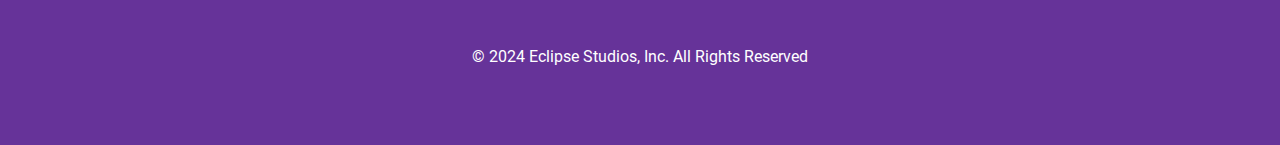
<file: PO2/home.html>
<!DOCTYPE html>
<html lang="en">

<head>
  <meta charset="UTF-8">
  <meta name="viewport" content="width=device-width, initial-scale=1.0">
  <title>Eclipse Studios - Home</title>

  <link href="css/normalize.css" rel="stylesheet">
  <link href="css/main.css" rel="stylesheet">
  <link href="css/website.css" rel="stylesheet">
  <link href="css/fonts.css" rel="stylesheet">
  <link rel="stylesheet" href="https://cdnjs.cloudflare.com/ajax/libs/font-awesome/6.5.1/css/all.min.css">
</head>

<body>
  <!-- BUILDING RESPOONSIVE WEBSITES FROM KEVIN POWELL: https://www.youtube.com/watch?v=3K6zr1CdZy8&list=PL4-IK0AVhVjNDRHoXGort7sDWcna8cGPA&index=2 -->
  <!-- Responsive navbar from: https://www.youtube.com/watch?v=U8smiWQ8Seg -->
  <header class="navbar">
    <nav>
      <ul class="sidebar">
        <li onclick=hideSidebar()><a href="#"><svg class="menu-icon" xmlns="http://www.w3.org/2000/svg" height="26"
              viewBox="0 -960 960 960" width="26">
              <path
                d="m256-200-56-56 224-224-224-224 56-56 224 224 224-224 56 56-224 224 224 224-56 56-224-224-224 224Z" />
            </svg></a></li>
        <li><a href="home.html">Home</a></li>
        <li><a href="about.html">About</a></li>
        <li><a href="portfolio.html">Portfolio</a></li>
        <li><a href="services.html">Services</a></li>
        <li><a href="contact.html">Contact</a></li>
      </ul>
      <!-- Close and menu icons from: https://fonts.google.com/icons?selected=Material+Symbols+Outlined:close:FILL@0;wght@400;GRAD@0;opsz@24 -->
      <ul>
        <li><a href="home.html" class="nav-logo"><svg width="132" height="59" viewBox="0 0 132 59" fill="none"
              xmlns="http://www.w3.org/2000/svg">
              <path
                d="M3.168 34C2.816 34 2.528 33.712 2.528 33.36V12.24C2.528 11.888 2.816 11.6 3.168 11.6H17.12C17.472 11.6 17.76 11.888 17.76 12.24V15.76C17.76 16.112 17.472 16.4 17.12 16.4H7.744C7.552 16.4 7.424 16.528 7.424 16.72V19.856C7.424 20.048 7.552 20.176 7.744 20.176H16.832C17.184 20.176 17.472 20.464 17.472 20.816V24.336C17.472 24.688 17.184 24.976 16.832 24.976H7.744C7.552 24.976 7.424 25.104 7.424 25.296V28.88C7.424 29.072 7.552 29.2 7.744 29.2H17.216C17.568 29.2 17.856 29.488 17.856 29.84V33.36C17.856 33.712 17.568 34 17.216 34H3.168ZM31.823 34.608C28.399 34.608 25.647 33.36 23.663 31.248C21.807 29.2 20.847 26.288 20.847 22.8C20.847 19.312 21.807 16.4 23.663 14.352C25.647 12.24 28.399 10.992 31.823 10.992C36.751 10.992 41.071 14.064 41.455 18.448C41.519 18.928 41.295 19.248 40.879 19.248H37.359C36.815 19.248 36.591 19.056 36.431 18.736C35.855 17.36 34.415 15.888 31.823 15.888C29.839 15.888 28.399 16.592 27.343 17.84C26.351 19.024 25.903 20.72 25.903 22.8C25.903 24.88 26.351 26.576 27.343 27.76C28.399 29.008 29.871 29.712 31.823 29.712C34.415 29.712 35.855 28.24 36.431 26.864C36.591 26.544 36.815 26.352 37.359 26.352H40.879C41.295 26.352 41.519 26.672 41.455 27.152C41.071 31.536 36.751 34.608 31.823 34.608ZM45.668 34C45.316 34 45.028 33.712 45.028 33.36V12.24C45.028 11.888 45.316 11.6 45.668 11.6H49.284C49.636 11.6 49.924 11.888 49.924 12.24V28.784C49.924 29.008 50.052 29.104 50.244 29.104H59.268C59.62 29.104 59.908 29.392 59.908 29.744V33.36C59.908 33.712 59.62 34 59.268 34H45.668ZM63.6085 34C63.1605 34 62.8405 33.68 62.8405 33.232V12.368C62.8405 11.92 63.1605 11.6 63.6085 11.6H67.0005C67.4485 11.6 67.7365 11.92 67.7365 12.368V33.232C67.7365 33.68 67.4485 34 67.0005 34H63.6085ZM73.4493 34C73.0973 34 72.8093 33.712 72.8093 33.36V12.24C72.8093 11.888 73.0973 11.6 73.4493 11.6H83.3373C87.5933 11.6 90.5373 14.544 90.5373 18.768C90.5373 22.96 87.6253 25.904 83.3373 25.904H78.0253C77.8333 25.904 77.7053 26.032 77.7053 26.224V33.36C77.7053 33.712 77.4173 34 77.0653 34H73.4493ZM77.7053 20.784C77.7053 20.976 77.8333 21.104 78.0253 21.104H83.2733C84.5533 21.104 85.5133 20.08 85.5133 18.768C85.5133 17.424 84.5533 16.4 83.2733 16.4H78.0253C77.8333 16.4 77.7053 16.528 77.7053 16.72V20.784ZM101.994 34.608C96.4898 34.608 92.6818 31.696 92.6818 27.184V27.152C92.6818 26.8 92.9698 26.512 93.3218 26.512H97.1938C97.5458 26.512 97.8338 26.8 97.8338 27.152V27.184C97.8338 29.104 99.3378 30.064 102.026 30.064C104.394 30.064 105.962 29.168 105.962 27.536C105.962 26.352 105.194 25.68 103.37 25.328L99.1138 24.496C95.2098 23.728 93.3218 21.424 93.3218 18.032C93.3218 13.776 97.0018 10.992 102.09 10.992C107.242 10.992 110.794 13.712 110.794 17.808V17.872C110.794 18.224 110.506 18.512 110.154 18.512H106.41C106.058 18.512 105.77 18.224 105.77 17.872V17.808C105.77 16.368 104.266 15.536 102.058 15.536C99.7858 15.536 98.4418 16.336 98.4418 17.712C98.4418 18.864 99.2738 19.472 101.098 19.856L105.258 20.624C109.002 21.328 110.986 23.664 110.986 27.12C110.986 31.568 107.562 34.608 101.994 34.608ZM115.668 34C115.316 34 115.028 33.712 115.028 33.36V12.24C115.028 11.888 115.316 11.6 115.668 11.6H129.62C129.972 11.6 130.26 11.888 130.26 12.24V15.76C130.26 16.112 129.972 16.4 129.62 16.4H120.244C120.052 16.4 119.924 16.528 119.924 16.72V19.856C119.924 20.048 120.052 20.176 120.244 20.176H129.332C129.684 20.176 129.972 20.464 129.972 20.816V24.336C129.972 24.688 129.684 24.976 129.332 24.976H120.244C120.052 24.976 119.924 25.104 119.924 25.296V28.88C119.924 29.072 120.052 29.2 120.244 29.2H129.716C130.068 29.2 130.356 29.488 130.356 29.84V33.36C130.356 33.712 130.068 34 129.716 34H115.668Z"
                fill="white" />
              <path
                d="M52.429 54.368C48.841 54.368 46.242 52.574 46.242 49.239V49.193C46.242 48.94 46.449 48.733 46.702 48.733H48.105C48.358 48.733 48.565 48.94 48.565 49.193V49.239C48.565 51.217 50.106 52.252 52.429 52.252C54.729 52.252 56.247 51.309 56.247 49.515C56.247 48.181 55.396 47.422 53.602 47.054L50.727 46.479C48.22 45.973 46.702 44.616 46.702 42.155C46.702 39.142 49.462 37.532 52.567 37.532C55.879 37.532 58.317 39.303 58.317 42.178V42.247C58.317 42.5 58.11 42.707 57.857 42.707H56.523C56.27 42.707 56.063 42.5 56.063 42.247V42.178C56.063 40.522 54.522 39.648 52.544 39.648C50.428 39.648 49.002 40.453 49.002 42.063C49.002 43.42 49.991 44.064 51.923 44.455L54.43 44.938C56.983 45.444 58.524 46.939 58.524 49.4C58.524 52.505 55.971 54.368 52.429 54.368ZM66.8847 54C64.5387 54 63.3657 52.551 63.3657 50.458V44.593C63.3657 44.455 63.2737 44.363 63.1357 44.363H60.6977C60.4447 44.363 60.2377 44.156 60.2377 43.903V42.822C60.2377 42.569 60.4447 42.362 60.6977 42.362H63.1357C63.2737 42.362 63.3657 42.27 63.3657 42.132V38.751C63.3657 38.498 63.5727 38.291 63.8257 38.291H64.9757C65.2287 38.291 65.4357 38.498 65.4357 38.751V42.132C65.4357 42.27 65.5277 42.362 65.6657 42.362H69.0007C69.2537 42.362 69.4607 42.569 69.4607 42.822V43.903C69.4607 44.156 69.2537 44.363 69.0007 44.363H65.6657C65.5277 44.363 65.4357 44.455 65.4357 44.593V50.251C65.4357 51.378 66.0797 51.93 67.1147 51.93H69.0007C69.2537 51.93 69.4607 52.137 69.4607 52.39V53.54C69.4607 53.793 69.2537 54 69.0007 54H66.8847ZM76.2994 54.368C73.8614 54.368 71.9064 52.712 71.9064 49.607V42.822C71.9064 42.569 72.1134 42.362 72.3664 42.362H73.5394C73.7924 42.362 73.9994 42.569 73.9994 42.822V49.354C73.9994 51.286 75.1954 52.321 76.8744 52.321C78.5534 52.321 79.7494 51.286 79.7494 49.354V42.822C79.7494 42.569 79.9564 42.362 80.2094 42.362H81.3824C81.6354 42.362 81.8424 42.569 81.8424 42.822V53.54C81.8424 53.793 81.6354 54 81.3824 54H80.5544C79.9794 54 80.0024 53.402 79.4274 53.402C78.8064 53.402 78.5304 54.368 76.2994 54.368ZM90.2777 54.368C88.7367 54.368 87.4717 53.839 86.5517 52.873C85.5167 51.769 84.9187 50.113 84.9187 48.181C84.9187 46.249 85.5167 44.593 86.5517 43.512C87.4717 42.546 88.7367 41.994 90.2777 41.994C92.6007 41.994 93.1067 43.006 93.7507 43.006C94.0497 43.006 94.1877 42.868 94.1877 42.5V37.9C94.1877 37.647 94.3947 37.44 94.6707 37.44H95.8207C96.0737 37.44 96.2807 37.647 96.2807 37.9V53.54C96.2807 53.793 96.0737 54 95.8207 54H94.9927C94.4177 54 94.5097 53.264 93.8427 53.264C93.1067 53.264 92.6927 54.368 90.2777 54.368ZM87.0807 48.181C87.0807 49.377 87.3797 50.389 87.9777 51.102C88.5757 51.861 89.4957 52.321 90.6917 52.321C91.8647 52.321 92.7847 51.861 93.3827 51.102C93.9577 50.389 94.2797 49.377 94.2797 48.181C94.2797 47.008 93.9577 45.973 93.3827 45.26C92.7847 44.501 91.8647 44.064 90.6917 44.064C89.4957 44.064 88.5757 44.501 87.9777 45.26C87.3797 45.973 87.0807 47.008 87.0807 48.181ZM100.829 54C100.53 54 100.369 53.793 100.369 53.54V42.822C100.369 42.569 100.53 42.362 100.829 42.362H101.979C102.301 42.362 102.439 42.569 102.439 42.822V53.54C102.439 53.793 102.301 54 101.979 54H100.829ZM100.093 40.016V38.13C100.093 37.946 100.254 37.762 100.461 37.762H102.37C102.577 37.762 102.738 37.946 102.738 38.13V40.016C102.738 40.223 102.577 40.384 102.37 40.384H100.461C100.254 40.384 100.093 40.223 100.093 40.016ZM111.492 54.368C109.606 54.368 108.088 53.701 107.076 52.528C106.179 51.447 105.673 49.975 105.673 48.181C105.673 46.387 106.179 44.915 107.076 43.834C108.088 42.661 109.606 41.994 111.492 41.994C113.378 41.994 114.896 42.661 115.908 43.834C116.805 44.915 117.311 46.387 117.311 48.181C117.311 49.975 116.805 51.447 115.908 52.528C114.896 53.701 113.378 54.368 111.492 54.368ZM107.835 48.181C107.835 49.4 108.134 50.412 108.732 51.125C109.33 51.884 110.273 52.321 111.492 52.321C112.711 52.321 113.654 51.884 114.252 51.125C114.85 50.412 115.149 49.4 115.149 48.181C115.149 46.962 114.85 45.973 114.252 45.237C113.654 44.501 112.711 44.064 111.492 44.064C110.273 44.064 109.33 44.501 108.732 45.237C108.134 45.973 107.835 46.962 107.835 48.181ZM125 54.368C121.826 54.368 119.802 53.057 119.687 50.527C119.664 50.274 119.894 50.09 120.147 50.09H121.343C121.619 50.09 121.78 50.274 121.826 50.527C121.987 51.953 123.137 52.574 125 52.574C126.909 52.574 127.852 51.815 127.852 50.757C127.852 50.021 127.53 49.446 126.15 49.262L123.528 48.848C121.09 48.48 120.078 47.33 120.078 45.559C120.078 43.42 122.033 41.994 124.931 41.994C127.645 41.994 129.6 43.236 129.761 45.467C129.784 45.743 129.554 45.927 129.278 45.927H128.151C127.875 45.927 127.714 45.743 127.668 45.467C127.484 44.363 126.472 43.788 124.908 43.788C123.183 43.788 122.24 44.455 122.24 45.467C122.24 46.341 122.769 46.778 124.402 47.008L126.702 47.33C129.209 47.698 130.014 48.917 130.014 50.619C130.014 52.804 128.22 54.368 125 54.368Z"
                fill="white" />
            </svg></a></li>
        <li class="hideOnMobile"><a href="home.html">Home</a></li>
        <li class="hideOnMobile"><a href="about.html">About</a></li>
        <li class="hideOnMobile"><a href="portfolio.html">Portfolio</a></li>
        <li class="hideOnMobile"><a href="services.html">Services</a></li>
        <li class="hideOnMobile"><a href="contact.html">Contact</a></li>
        <li class="menu-button" onclick=showSidebar()><a href="#"><svg class="close-icon"
              xmlns="http://www.w3.org/2000/svg" height="26" viewBox="0 -960 960 960" width="26">
              <path d="M120-240v-80h720v80H120Zm0-200v-80h720v80H120Zm0-200v-80h720v80H120Z" />
            </svg></a></li>
      </ul>
    </nav>

    <!-- Responsive navbar from: https://www.youtube.com/watch?v=U8smiWQ8Seg&t=386s -->
    <script>
      function showSidebar() {
        const sidebar = document.querySelector('.sidebar')
        sidebar.style.display = 'flex';
      }

      function hideSidebar() {
        const sidebar = document.querySelector('.sidebar')
        sidebar.style.display = 'none';
      }
    </script>
  </header>

  <!-- Responsive navbar from: https://www.youtube.com/watch?v=U8smiWQ8Seg&t=386s -->
  <script>
    function showSidebar() {
      const sidebar = document.querySelector('.sidebar')
      sidebar.style.display = 'flex';
    }

    function hideSidebar() {
      const sidebar = document.querySelector('.sidebar')
      sidebar.style.display = 'none';
    }
  </script>

  <main>
    <section class="home-hero">
      <div class="hero">
        <div>
          <h1>PHOTOGRAPHY<br>FOR THE<br>RESTLESS.</h1>
        </div>
        <div class="opacity-box"></div>
        <div>
          <img src="img/edm2.jpg" alt="">
        </div>
      </div>
    </section>

    <section class="home-about-us">
      <div class="container">
        <div class="about-us-home">
          <h2>WHAT WE DO</h2>
          <h3>At Eclipse Studios, we specialize in capturing the energy and excitement of dynamic events.
            Our photographers are skilled at capturing the vibrant atmosphere and enthusiastic crowds,
            ensuring that every moment is immortalized in stunning detail.</h3>
        </div>
      </div>
    </section>

    <section class="home-service-overview">
      <div class="container">
        <div class="home-services">
          <div class="home-service-list">
            <!-- Service Item 1 -->
            <div class="home-service-item">
              <h2>Events Photography</h2>
              <a href="services.html#events-service">
                <img src="img/club4.jpg" alt="Events">
              </a>
              <ul role="list">
                <li>Music festivals</li>
                <li>Nightclub events</li>
                <li>Concerts</li>
                <li>Music tours</li>
              </ul>
            </div>

            <!-- Service Item 2 -->
            <div class="home-service-item">
              <h2>Portrait Photography</h2>
              <a href="services.html#portrait-service">
                <img src="img/photo2.webp" alt="Portrait">
              </a>
              <ul role="list">
                <li>Music festivals</li>
                <li>Nightclub events</li>
                <li>Concerts</li>
                <li>Music tours</li>
              </ul>
            </div>
          </div>
        </div>
      </div>
    </section>

    <section class="home-porfolio-gallery">
      <div class="container">
        <div class="product-gallery">
          <ul>
            <li>
              <a href="portfolio.html">
                <figure>
                  <img src="img/club1.jpg" alt="An events shot.">
                  <figcaption>Dynamic Atmosphere</figcaption>
                </figure>
              </a>
            </li>
            <li>
              <a href="portfolio.html">
                <figure>
                  <img src="img/club2.jpg" alt="An events shot.">
                  <figcaption>Energetic Crowd</figcaption>
                </figure>
              </a>
            </li>
            <li>
              <a href="portfolio.html">
                <figure>
                  <img src="img/club3.jpg" alt="An events shot.">
                  <figcaption>Excitement Unleashed</figcaption>
                </figure>
              </a>
            </li>

          </ul>
        </div>
      </div>
    </section>

    <!-- Testimonies Section -->
    <section class="home-tesimonials">
      <div class="container">
        <div class="testimonial-container">
          <div class="testimonial">
            <img src="img/portrait1.jpeg" alt="Portrait">
            <p>"I had a great experience with Eclipse Studios. The photographers were professional and captured amazing
              shots. I highly recommend them."</p>
            <h3>- John Doe</h3>
          </div>
          <div class="testimonial">
            <img src="img/portrait2.jpg" alt="Portrait">
            <p>"Eclipse Studios exceeded my expectations. The quality of their work is outstanding. I will definitely
              hire them again for my next event."</p>
            <h3>- Jane Smith</h3>
          </div>
        </div>
      </div>
    </section>
    
    <div class="background-image">
      <!-- Blog Posts Section -->
      <section class="home-company-updates">
        <div class="container">
          <div class="blog-posts-container">
            <div class="blog-post">
              <img src="img/blogCover1.jpg" alt="Blog Post 1">
              <h2>5 Tips for Capturing the Energy of Nightclub Events</h2>
              <p>Are you a photographer looking to capture the vibrant atmosphere of nightclub events? Here are five
                tips
                to
                help you get the best shots.</p>
              <a href="#" class="button3-nav">Read More</a>
            </div>
            <div class="blog-post">
              <img src="img/blogCover2.jpg" alt="Blog Post 2">
              <h2>Behind the Scenes: EDM Festival Photography</h2>
              <p>Ever wondered what it's like to be a photographer at an EDM festival? Get an insider's perspective on
                the
                challenges and rewards of capturing the excitement of these events.</p>
              <a href="#" class="button3-nav">Read More</a>
            </div>
            <div class="blog-post">
              <img src="img/blogCover3.jpg" alt="Blog Post 3">
              <h2>Interview with a Nightclub Photographer</h2>
              <p>Meet Jake, a seasoned nightclub photographer who shares his experiences and insights into capturing
                the energy and excitement of nightlife.</p>
              <a href="#" class="button3-nav">Read More</a>
            </div>
          </div>
        </div>
      </section>


      <section class="home-contact-us">
        <div class="container">
          <div class="contact-info">
            <h2>CONTACT US</h2>
            <a href="contact.html"><img src="img/club3.jpg" alt="Neon Woman"></a>
          </div>
        </div>
      </section>
    </div>
  </main>

  <footer>
    <div class="footer">
      <div class="foot-wrapper">
        <div class="social-foot">
          <h3>Socials</h3>
          <p>Check out our social media pages for closer insights on our work.</p>
          <!-- Social media icons tutorial: https://www.w3schools.com/howto/tryit.asp?filename=tryhow_css_social_media_buttons -->
          <ul>
            <li><a href="https://www.facebook.com/" target="_blank"><i class="fa-brands fa-facebook"></i></a></li>
            <li><a href="https://www.instagram.com/" target="_blank"><i class="fa-brands fa-instagram"></i></a></li>
            <li><a href="https://www.twitter.com/" target="_blank"><i class="fa-brands fa-twitter"></i></a></li>
            <li><a href="https://www.youtube.com/" target="_blank"><i class="fa-brands fa-youtube"></i></a></li>
          </ul>
        </div>
        <div class="links-foot">
          <h3>Quick Links</h3>
          <ul>
            <li><a href="home.html">Home</a></li>
            <li><a href="about.html">About</a></li>
            <li><a href="portfolio.html">Portfolio</a></li>
            <li><a href="services.html">Services</a></li>
            <li><a href="contact.html">Contact</a></li>
          </ul>
        </div>
        <div class="links-foot">
          <h3>Sources</h3>
          <ul>
            <li><a href="index.html">Style Guide</a></li>
            <li><a href="https://github.com/TLin8/PO-2---339">Github</a></li>
            <li><a href="citations.html">Citations</a></li>
          </ul>
        </div>
        <div class="contact-foot">
          <h3>Contact</h3>
          <ul>
            <!-- Using span from: https://developer.mozilla.org/en-US/docs/Web/HTML/Element/span -->
            <li><span><i class="fa fa-phone"></i></span><a>778-123-4567</a></li>
            <li><span><i class="fa fa-envelope"></i></span><a>eclipseteam@eclipsestudios.com</a></li>
          </ul>
        </div>
      </div>
      <div class="copyright-info">
        <p>© 2024 Eclipse Studios, Inc. All Rights Reserved</p>
      </div>
    </div>
  </footer>
</body>

</html>
</file>
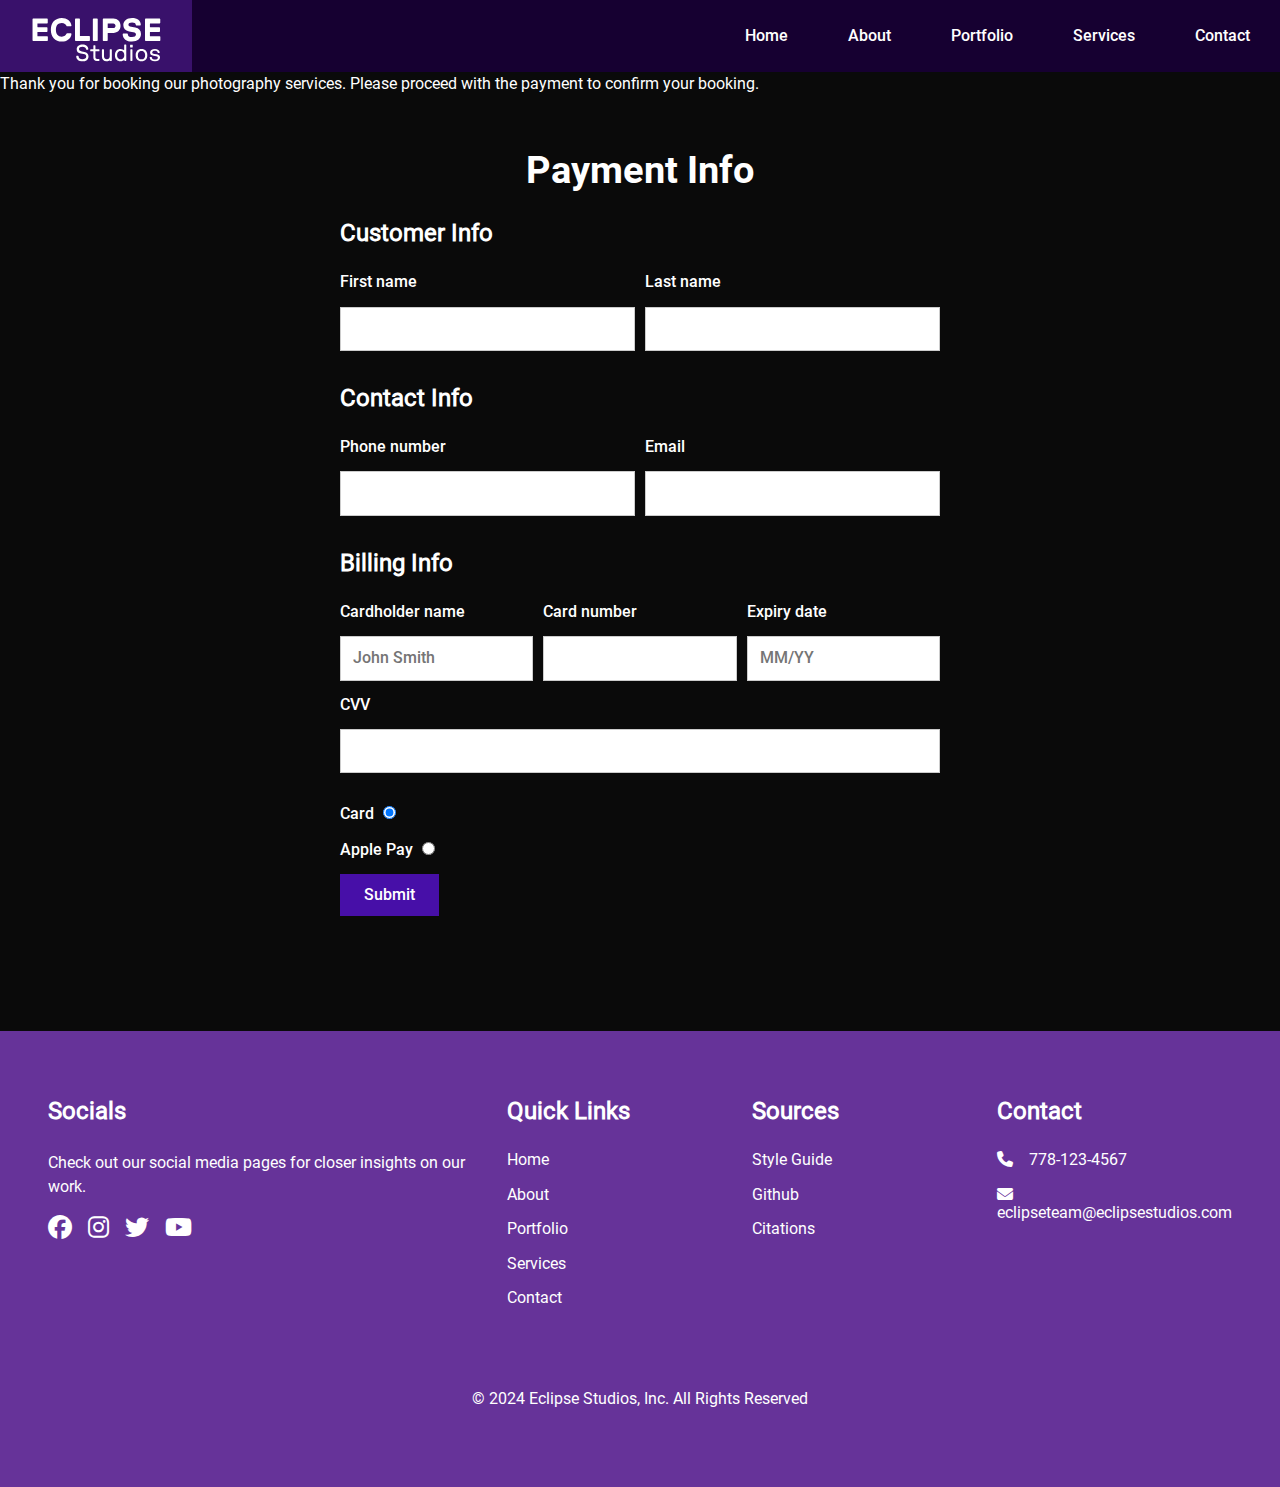
<file: PO2/payment.html>
<!DOCTYPE html>
<html lang="en">

<head>
    <meta charset="UTF-8">
    <meta name="viewport" content="width=device-width, initial-scale=1.0">
    <title>Eclipse Studios - Payment</title>
    <link href="css/normalize.css" rel="stylesheet">
    <link href="css/main.css" rel="stylesheet">
    <link href="css/website.css" rel="stylesheet">
    <link href="css/fonts.css" rel="stylesheet">
    <link rel="stylesheet" href="https://cdnjs.cloudflare.com/ajax/libs/font-awesome/6.5.1/css/all.min.css">
</head>

<body>

    <header class="navbar">
        <nav>
            <ul class="sidebar">
                <li onclick=hideSidebar()><a href="#"><svg class="menu-icon" xmlns="http://www.w3.org/2000/svg"
                            height="26" viewBox="0 -960 960 960" width="26">
                            <path
                                d="m256-200-56-56 224-224-224-224 56-56 224 224 224-224 56 56-224 224 224 224-56 56-224-224-224 224Z" />
                        </svg></a></li>
                <li><a href="home.html">Home</a></li>
                <li><a href="about.html">About</a></li>
                <li><a href="portfolio.html">Portfolio</a></li>
                <li><a href="services.html">Services</a></li>
                <li><a href="contact.html">Contact</a></li>
            </ul>
            <!-- Close and menu icons from: https://fonts.google.com/icons?selected=Material+Symbols+Outlined:close:FILL@0;wght@400;GRAD@0;opsz@24 -->
            <ul>
                <li><a href="home.html" class="nav-logo"><svg width="132" height="59" viewBox="0 0 132 59" fill="none" xmlns="http://www.w3.org/2000/svg">
                    <path d="M3.168 34C2.816 34 2.528 33.712 2.528 33.36V12.24C2.528 11.888 2.816 11.6 3.168 11.6H17.12C17.472 11.6 17.76 11.888 17.76 12.24V15.76C17.76 16.112 17.472 16.4 17.12 16.4H7.744C7.552 16.4 7.424 16.528 7.424 16.72V19.856C7.424 20.048 7.552 20.176 7.744 20.176H16.832C17.184 20.176 17.472 20.464 17.472 20.816V24.336C17.472 24.688 17.184 24.976 16.832 24.976H7.744C7.552 24.976 7.424 25.104 7.424 25.296V28.88C7.424 29.072 7.552 29.2 7.744 29.2H17.216C17.568 29.2 17.856 29.488 17.856 29.84V33.36C17.856 33.712 17.568 34 17.216 34H3.168ZM31.823 34.608C28.399 34.608 25.647 33.36 23.663 31.248C21.807 29.2 20.847 26.288 20.847 22.8C20.847 19.312 21.807 16.4 23.663 14.352C25.647 12.24 28.399 10.992 31.823 10.992C36.751 10.992 41.071 14.064 41.455 18.448C41.519 18.928 41.295 19.248 40.879 19.248H37.359C36.815 19.248 36.591 19.056 36.431 18.736C35.855 17.36 34.415 15.888 31.823 15.888C29.839 15.888 28.399 16.592 27.343 17.84C26.351 19.024 25.903 20.72 25.903 22.8C25.903 24.88 26.351 26.576 27.343 27.76C28.399 29.008 29.871 29.712 31.823 29.712C34.415 29.712 35.855 28.24 36.431 26.864C36.591 26.544 36.815 26.352 37.359 26.352H40.879C41.295 26.352 41.519 26.672 41.455 27.152C41.071 31.536 36.751 34.608 31.823 34.608ZM45.668 34C45.316 34 45.028 33.712 45.028 33.36V12.24C45.028 11.888 45.316 11.6 45.668 11.6H49.284C49.636 11.6 49.924 11.888 49.924 12.24V28.784C49.924 29.008 50.052 29.104 50.244 29.104H59.268C59.62 29.104 59.908 29.392 59.908 29.744V33.36C59.908 33.712 59.62 34 59.268 34H45.668ZM63.6085 34C63.1605 34 62.8405 33.68 62.8405 33.232V12.368C62.8405 11.92 63.1605 11.6 63.6085 11.6H67.0005C67.4485 11.6 67.7365 11.92 67.7365 12.368V33.232C67.7365 33.68 67.4485 34 67.0005 34H63.6085ZM73.4493 34C73.0973 34 72.8093 33.712 72.8093 33.36V12.24C72.8093 11.888 73.0973 11.6 73.4493 11.6H83.3373C87.5933 11.6 90.5373 14.544 90.5373 18.768C90.5373 22.96 87.6253 25.904 83.3373 25.904H78.0253C77.8333 25.904 77.7053 26.032 77.7053 26.224V33.36C77.7053 33.712 77.4173 34 77.0653 34H73.4493ZM77.7053 20.784C77.7053 20.976 77.8333 21.104 78.0253 21.104H83.2733C84.5533 21.104 85.5133 20.08 85.5133 18.768C85.5133 17.424 84.5533 16.4 83.2733 16.4H78.0253C77.8333 16.4 77.7053 16.528 77.7053 16.72V20.784ZM101.994 34.608C96.4898 34.608 92.6818 31.696 92.6818 27.184V27.152C92.6818 26.8 92.9698 26.512 93.3218 26.512H97.1938C97.5458 26.512 97.8338 26.8 97.8338 27.152V27.184C97.8338 29.104 99.3378 30.064 102.026 30.064C104.394 30.064 105.962 29.168 105.962 27.536C105.962 26.352 105.194 25.68 103.37 25.328L99.1138 24.496C95.2098 23.728 93.3218 21.424 93.3218 18.032C93.3218 13.776 97.0018 10.992 102.09 10.992C107.242 10.992 110.794 13.712 110.794 17.808V17.872C110.794 18.224 110.506 18.512 110.154 18.512H106.41C106.058 18.512 105.77 18.224 105.77 17.872V17.808C105.77 16.368 104.266 15.536 102.058 15.536C99.7858 15.536 98.4418 16.336 98.4418 17.712C98.4418 18.864 99.2738 19.472 101.098 19.856L105.258 20.624C109.002 21.328 110.986 23.664 110.986 27.12C110.986 31.568 107.562 34.608 101.994 34.608ZM115.668 34C115.316 34 115.028 33.712 115.028 33.36V12.24C115.028 11.888 115.316 11.6 115.668 11.6H129.62C129.972 11.6 130.26 11.888 130.26 12.24V15.76C130.26 16.112 129.972 16.4 129.62 16.4H120.244C120.052 16.4 119.924 16.528 119.924 16.72V19.856C119.924 20.048 120.052 20.176 120.244 20.176H129.332C129.684 20.176 129.972 20.464 129.972 20.816V24.336C129.972 24.688 129.684 24.976 129.332 24.976H120.244C120.052 24.976 119.924 25.104 119.924 25.296V28.88C119.924 29.072 120.052 29.2 120.244 29.2H129.716C130.068 29.2 130.356 29.488 130.356 29.84V33.36C130.356 33.712 130.068 34 129.716 34H115.668Z" fill="white"/>
                    <path d="M52.429 54.368C48.841 54.368 46.242 52.574 46.242 49.239V49.193C46.242 48.94 46.449 48.733 46.702 48.733H48.105C48.358 48.733 48.565 48.94 48.565 49.193V49.239C48.565 51.217 50.106 52.252 52.429 52.252C54.729 52.252 56.247 51.309 56.247 49.515C56.247 48.181 55.396 47.422 53.602 47.054L50.727 46.479C48.22 45.973 46.702 44.616 46.702 42.155C46.702 39.142 49.462 37.532 52.567 37.532C55.879 37.532 58.317 39.303 58.317 42.178V42.247C58.317 42.5 58.11 42.707 57.857 42.707H56.523C56.27 42.707 56.063 42.5 56.063 42.247V42.178C56.063 40.522 54.522 39.648 52.544 39.648C50.428 39.648 49.002 40.453 49.002 42.063C49.002 43.42 49.991 44.064 51.923 44.455L54.43 44.938C56.983 45.444 58.524 46.939 58.524 49.4C58.524 52.505 55.971 54.368 52.429 54.368ZM66.8847 54C64.5387 54 63.3657 52.551 63.3657 50.458V44.593C63.3657 44.455 63.2737 44.363 63.1357 44.363H60.6977C60.4447 44.363 60.2377 44.156 60.2377 43.903V42.822C60.2377 42.569 60.4447 42.362 60.6977 42.362H63.1357C63.2737 42.362 63.3657 42.27 63.3657 42.132V38.751C63.3657 38.498 63.5727 38.291 63.8257 38.291H64.9757C65.2287 38.291 65.4357 38.498 65.4357 38.751V42.132C65.4357 42.27 65.5277 42.362 65.6657 42.362H69.0007C69.2537 42.362 69.4607 42.569 69.4607 42.822V43.903C69.4607 44.156 69.2537 44.363 69.0007 44.363H65.6657C65.5277 44.363 65.4357 44.455 65.4357 44.593V50.251C65.4357 51.378 66.0797 51.93 67.1147 51.93H69.0007C69.2537 51.93 69.4607 52.137 69.4607 52.39V53.54C69.4607 53.793 69.2537 54 69.0007 54H66.8847ZM76.2994 54.368C73.8614 54.368 71.9064 52.712 71.9064 49.607V42.822C71.9064 42.569 72.1134 42.362 72.3664 42.362H73.5394C73.7924 42.362 73.9994 42.569 73.9994 42.822V49.354C73.9994 51.286 75.1954 52.321 76.8744 52.321C78.5534 52.321 79.7494 51.286 79.7494 49.354V42.822C79.7494 42.569 79.9564 42.362 80.2094 42.362H81.3824C81.6354 42.362 81.8424 42.569 81.8424 42.822V53.54C81.8424 53.793 81.6354 54 81.3824 54H80.5544C79.9794 54 80.0024 53.402 79.4274 53.402C78.8064 53.402 78.5304 54.368 76.2994 54.368ZM90.2777 54.368C88.7367 54.368 87.4717 53.839 86.5517 52.873C85.5167 51.769 84.9187 50.113 84.9187 48.181C84.9187 46.249 85.5167 44.593 86.5517 43.512C87.4717 42.546 88.7367 41.994 90.2777 41.994C92.6007 41.994 93.1067 43.006 93.7507 43.006C94.0497 43.006 94.1877 42.868 94.1877 42.5V37.9C94.1877 37.647 94.3947 37.44 94.6707 37.44H95.8207C96.0737 37.44 96.2807 37.647 96.2807 37.9V53.54C96.2807 53.793 96.0737 54 95.8207 54H94.9927C94.4177 54 94.5097 53.264 93.8427 53.264C93.1067 53.264 92.6927 54.368 90.2777 54.368ZM87.0807 48.181C87.0807 49.377 87.3797 50.389 87.9777 51.102C88.5757 51.861 89.4957 52.321 90.6917 52.321C91.8647 52.321 92.7847 51.861 93.3827 51.102C93.9577 50.389 94.2797 49.377 94.2797 48.181C94.2797 47.008 93.9577 45.973 93.3827 45.26C92.7847 44.501 91.8647 44.064 90.6917 44.064C89.4957 44.064 88.5757 44.501 87.9777 45.26C87.3797 45.973 87.0807 47.008 87.0807 48.181ZM100.829 54C100.53 54 100.369 53.793 100.369 53.54V42.822C100.369 42.569 100.53 42.362 100.829 42.362H101.979C102.301 42.362 102.439 42.569 102.439 42.822V53.54C102.439 53.793 102.301 54 101.979 54H100.829ZM100.093 40.016V38.13C100.093 37.946 100.254 37.762 100.461 37.762H102.37C102.577 37.762 102.738 37.946 102.738 38.13V40.016C102.738 40.223 102.577 40.384 102.37 40.384H100.461C100.254 40.384 100.093 40.223 100.093 40.016ZM111.492 54.368C109.606 54.368 108.088 53.701 107.076 52.528C106.179 51.447 105.673 49.975 105.673 48.181C105.673 46.387 106.179 44.915 107.076 43.834C108.088 42.661 109.606 41.994 111.492 41.994C113.378 41.994 114.896 42.661 115.908 43.834C116.805 44.915 117.311 46.387 117.311 48.181C117.311 49.975 116.805 51.447 115.908 52.528C114.896 53.701 113.378 54.368 111.492 54.368ZM107.835 48.181C107.835 49.4 108.134 50.412 108.732 51.125C109.33 51.884 110.273 52.321 111.492 52.321C112.711 52.321 113.654 51.884 114.252 51.125C114.85 50.412 115.149 49.4 115.149 48.181C115.149 46.962 114.85 45.973 114.252 45.237C113.654 44.501 112.711 44.064 111.492 44.064C110.273 44.064 109.33 44.501 108.732 45.237C108.134 45.973 107.835 46.962 107.835 48.181ZM125 54.368C121.826 54.368 119.802 53.057 119.687 50.527C119.664 50.274 119.894 50.09 120.147 50.09H121.343C121.619 50.09 121.78 50.274 121.826 50.527C121.987 51.953 123.137 52.574 125 52.574C126.909 52.574 127.852 51.815 127.852 50.757C127.852 50.021 127.53 49.446 126.15 49.262L123.528 48.848C121.09 48.48 120.078 47.33 120.078 45.559C120.078 43.42 122.033 41.994 124.931 41.994C127.645 41.994 129.6 43.236 129.761 45.467C129.784 45.743 129.554 45.927 129.278 45.927H128.151C127.875 45.927 127.714 45.743 127.668 45.467C127.484 44.363 126.472 43.788 124.908 43.788C123.183 43.788 122.24 44.455 122.24 45.467C122.24 46.341 122.769 46.778 124.402 47.008L126.702 47.33C129.209 47.698 130.014 48.917 130.014 50.619C130.014 52.804 128.22 54.368 125 54.368Z" fill="white"/>
                    </svg>
                    </a></li>
                <li class="hideOnMobile"><a href="home.html">Home</a></li>
                <li class="hideOnMobile"><a href="about.html">About</a></li>
                <li class="hideOnMobile"><a href="portfolio.html">Portfolio</a></li>
                <li class="hideOnMobile"><a href="services.html">Services</a></li>
                <li class="hideOnMobile"><a href="contact.html">Contact</a></li>
                <li class="menu-button" onclick=showSidebar()><a href="#"><svg class="close-icon"
                            xmlns="http://www.w3.org/2000/svg" height="26" viewBox="0 -960 960 960" width="26">
                            <path d="M120-240v-80h720v80H120Zm0-200v-80h720v80H120Zm0-200v-80h720v80H120Z" />
                        </svg></a></li>
            </ul>
        </nav>

        <!-- Responsive navbar from: https://www.youtube.com/watch?v=U8smiWQ8Seg&t=386s -->
        <script>
            function showSidebar() {
                const sidebar = document.querySelector('.sidebar')
                sidebar.style.display = 'flex';
            }

            function hideSidebar() {
                const sidebar = document.querySelector('.sidebar')
                sidebar.style.display = 'none';
            }
        </script>
    </header>

    <main>
        <p>Thank you for booking our photography services. Please proceed with the payment to confirm your booking.</p>
        <section id="checkout-payment">
            <h1>Payment Info</h1>

            <h3>Customer Info</h3>

            <div class="personal-info">
                <div>
                    <label for="first-name">First name</label>
                    <input type="text" id="first-name" name="first-name" required>
                </div>

                <div>
                    <label for="last-name">Last name</label>
                    <input type="text" id="last-name" name="last-name" required>
                </div>
            </div>

            <h3>Contact Info</h3>

            <div class="personal-info">
                <div>
                    <label for="phone-num">Phone number</label>
                    <input type="tel" id="phone-num" name="phone-num" required>
                </div>

                <div>
                    <label for="email">Email</label>
                    <input type="email" id="email" name="email" required>
                </div>
            </div>

            <h3>Billing Info</h3>

            <div class="billing-info">
                <div>
                    <label for="card-name">Cardholder name</label>
                    <input type="text" id="card-name" name="card-name" placeholder="John Smith" required>
                </div>

                <div>
                    <label for="card-num">Card number</label>
                    <input type="text" id="card-num" name="card-num" required>
                </div>

                <div>
                    <label for="expiry-date">Expiry date</label>
                    <input type="text" id="expiry-date" name="expiry-date" placeholder="MM/YY" required>
                </div>

                <div>
                    <label for="cvv">CVV</label>
                    <input type="text" id="cvv" name="cvv" required>
                </div>
            </div>

            <div class="payment-type">
                <div>
                    <label for="credit-card">Card</label>
                    <input type="radio" id="credit-card" name="pay-method" value="credit-card" checked>
                </div>

                <div>
                    <label for="apple">Apple Pay</label>
                    <input type="radio" id="apple" name="pay-method" value="apple">
                </div>
            </div>

            <div>
                <a class="button3-nav" href="booking_confirmed.html">Submit</a>
            </div>
        </section>
    </main>

    <footer>
        <div class="footer">
          <div class="foot-wrapper">
            <div class="social-foot">
              <h3>Socials</h3>
              <p>Check out our social media pages for closer insights on our work.</p>
              <!-- Social media icons tutorial: https://www.w3schools.com/howto/tryit.asp?filename=tryhow_css_social_media_buttons -->
              <ul>
                <li><a href="https://www.facebook.com/" target="_blank"><i class="fa-brands fa-facebook"></i></a></li>
                <li><a href="https://www.instagram.com/" target="_blank"><i class="fa-brands fa-instagram"></i></a></li>
                <li><a href="https://www.twitter.com/" target="_blank"><i class="fa-brands fa-twitter"></i></a></li>
                <li><a href="https://www.youtube.com/" target="_blank"><i class="fa-brands fa-youtube"></i></a></li>
              </ul>
            </div>
            <div class="links-foot">
              <h3>Quick Links</h3>
              <ul>
                <li><a href="home.html">Home</a></li>
                <li><a href="about.html">About</a></li>
                <li><a href="portfolio.html">Portfolio</a></li>
                <li><a href="services.html">Services</a></li>
                <li><a href="contact.html">Contact</a></li>
              </ul>
            </div>
            <div class="links-foot">
              <h3>Sources</h3>
              <ul>
                <li><a href="index.html">Style Guide</a></li>
                <li><a href="https://github.com/TLin8/PO-2---339">Github</a></li>
                <li><a href="citations.html">Citations</a></li>
              </ul>
            </div>
            <div class="contact-foot">
              <h3>Contact</h3>
              <ul>
                <!-- Using span from: https://developer.mozilla.org/en-US/docs/Web/HTML/Element/span -->
                <li><span><i class="fa fa-phone"></i></span><a>778-123-4567</a></li>
                <li><span><i class="fa fa-envelope"></i></span><a>eclipseteam@eclipsestudios.com</a></li>
              </ul>
            </div>
          </div>
          <div class="copyright-info">
            <p>© 2024 Eclipse Studios, Inc. All Rights Reserved</p>
          </div>
        </div>
      </footer>
</body>

</html>
</file>
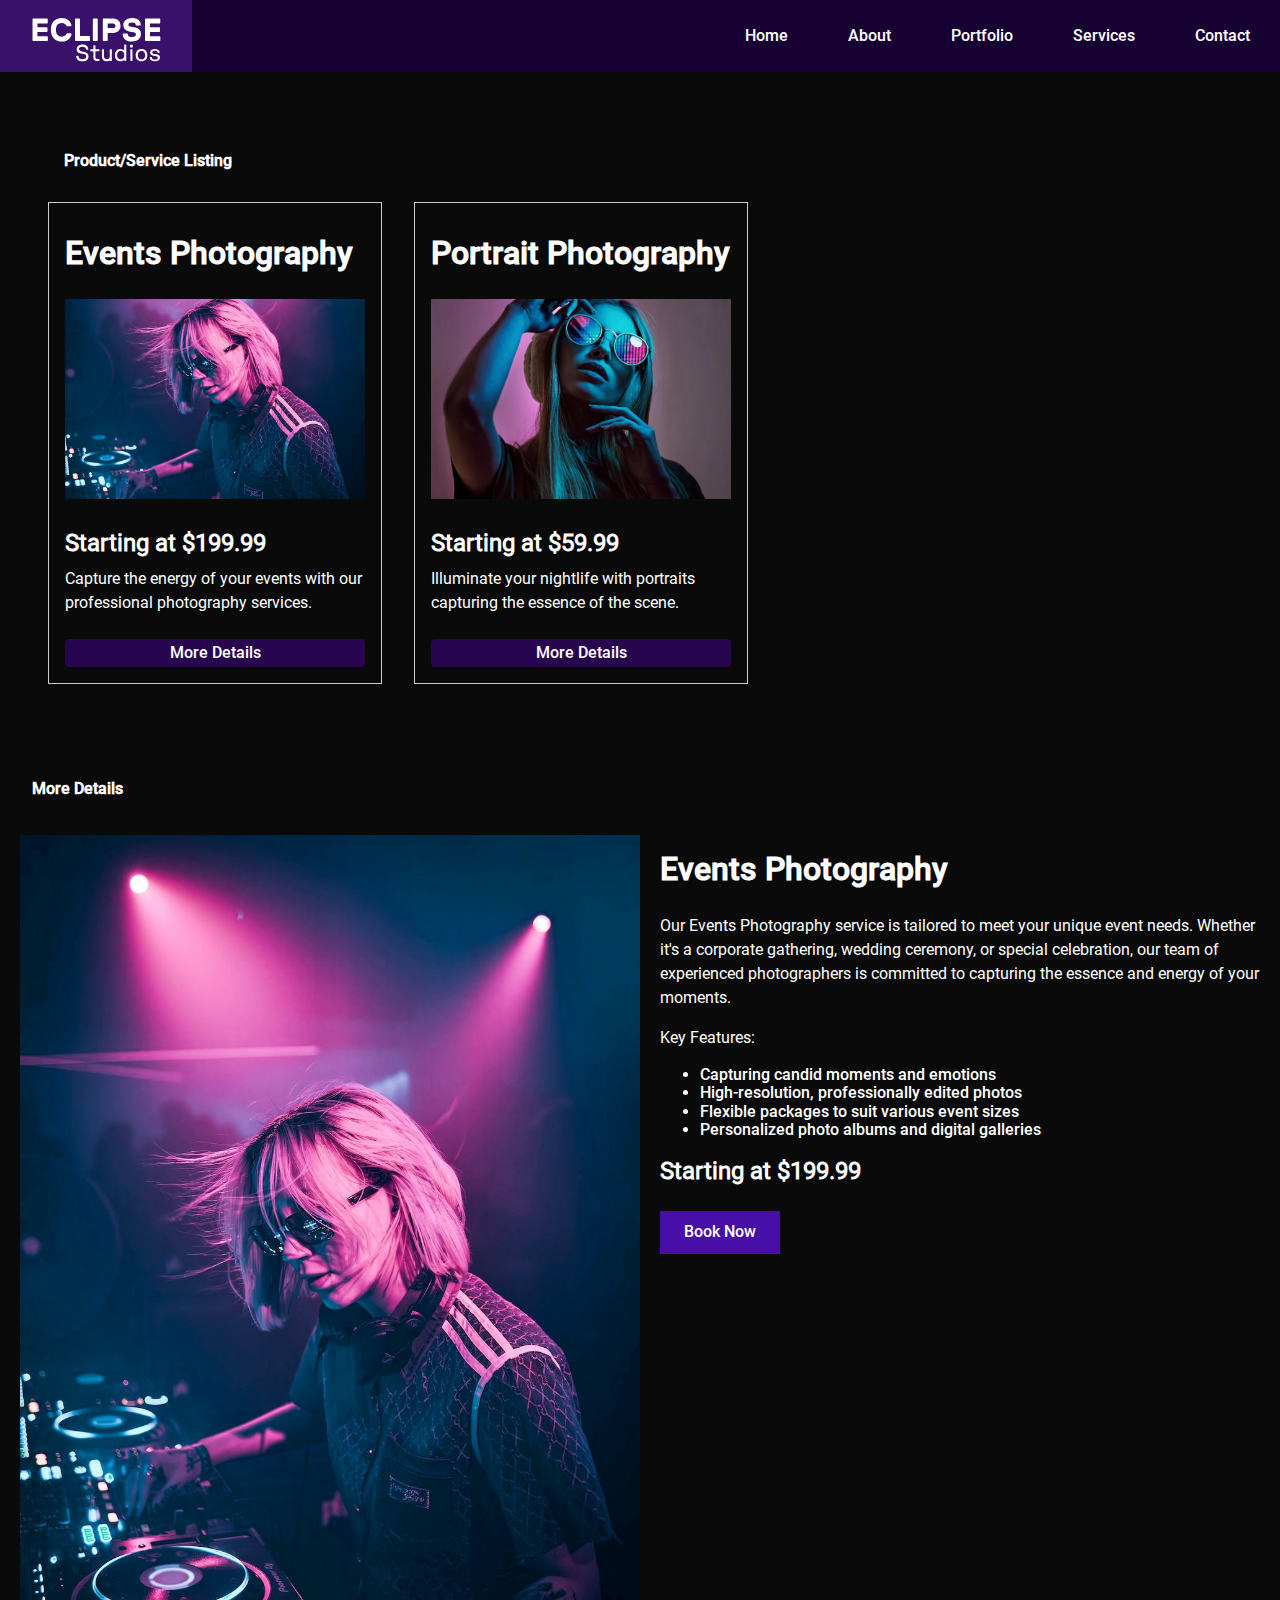
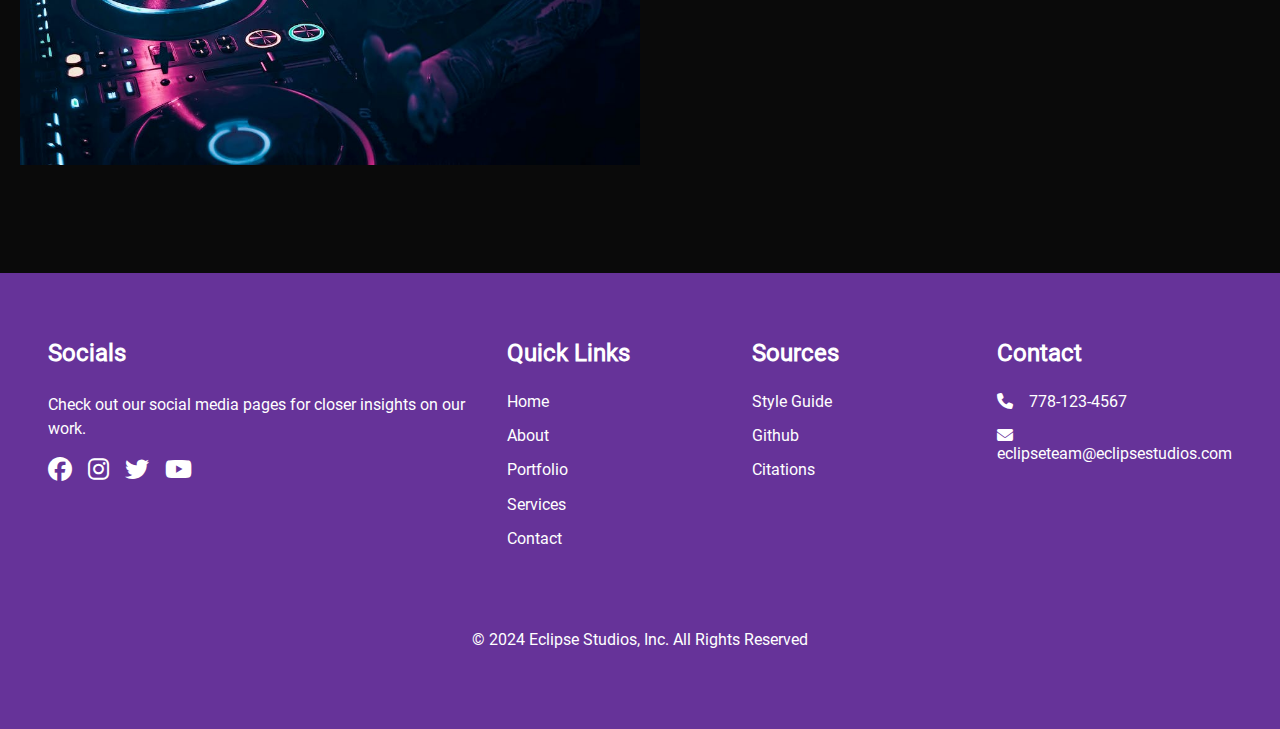
<file: PO2/product_listing.html>
<!DOCTYPE html>
<html lang="en">

<head>
  <meta charset="utf-8">
  <title>Product/Service Listing</title>

  <link href="css/normalize.css" rel="stylesheet">
  <link href="css/main.css" rel="stylesheet">
  <link href="css/website.css" rel="stylesheet">
  <link href="css/fonts.css" rel="stylesheet">
  <link rel="stylesheet" href="https://cdnjs.cloudflare.com/ajax/libs/font-awesome/6.5.1/css/all.min.css">
</head>

<body>

  <header class="navbar">
    <nav>
      <ul class="sidebar">
        <li onclick=hideSidebar()><a href="#"><svg class="menu-icon" xmlns="http://www.w3.org/2000/svg" height="26"
              viewBox="0 -960 960 960" width="26">
              <path
                d="m256-200-56-56 224-224-224-224 56-56 224 224 224-224 56 56-224 224 224 224-56 56-224-224-224 224Z" />
            </svg></a></li>
        <li><a href="home.html">Home</a></li>
        <li><a href="about.html">About</a></li>
        <li><a href="portfolio.html">Portfolio</a></li>
        <li><a href="services.html">Services</a></li>
        <li><a href="contact.html">Contact</a></li>
      </ul>
      <!-- Close and menu icons from: https://fonts.google.com/icons?selected=Material+Symbols+Outlined:close:FILL@0;wght@400;GRAD@0;opsz@24 -->
      <ul>
        <li><a href="home.html" class="nav-logo"><svg width="132" height="59" viewBox="0 0 132 59" fill="none"
              xmlns="http://www.w3.org/2000/svg">
              <path
                d="M3.168 34C2.816 34 2.528 33.712 2.528 33.36V12.24C2.528 11.888 2.816 11.6 3.168 11.6H17.12C17.472 11.6 17.76 11.888 17.76 12.24V15.76C17.76 16.112 17.472 16.4 17.12 16.4H7.744C7.552 16.4 7.424 16.528 7.424 16.72V19.856C7.424 20.048 7.552 20.176 7.744 20.176H16.832C17.184 20.176 17.472 20.464 17.472 20.816V24.336C17.472 24.688 17.184 24.976 16.832 24.976H7.744C7.552 24.976 7.424 25.104 7.424 25.296V28.88C7.424 29.072 7.552 29.2 7.744 29.2H17.216C17.568 29.2 17.856 29.488 17.856 29.84V33.36C17.856 33.712 17.568 34 17.216 34H3.168ZM31.823 34.608C28.399 34.608 25.647 33.36 23.663 31.248C21.807 29.2 20.847 26.288 20.847 22.8C20.847 19.312 21.807 16.4 23.663 14.352C25.647 12.24 28.399 10.992 31.823 10.992C36.751 10.992 41.071 14.064 41.455 18.448C41.519 18.928 41.295 19.248 40.879 19.248H37.359C36.815 19.248 36.591 19.056 36.431 18.736C35.855 17.36 34.415 15.888 31.823 15.888C29.839 15.888 28.399 16.592 27.343 17.84C26.351 19.024 25.903 20.72 25.903 22.8C25.903 24.88 26.351 26.576 27.343 27.76C28.399 29.008 29.871 29.712 31.823 29.712C34.415 29.712 35.855 28.24 36.431 26.864C36.591 26.544 36.815 26.352 37.359 26.352H40.879C41.295 26.352 41.519 26.672 41.455 27.152C41.071 31.536 36.751 34.608 31.823 34.608ZM45.668 34C45.316 34 45.028 33.712 45.028 33.36V12.24C45.028 11.888 45.316 11.6 45.668 11.6H49.284C49.636 11.6 49.924 11.888 49.924 12.24V28.784C49.924 29.008 50.052 29.104 50.244 29.104H59.268C59.62 29.104 59.908 29.392 59.908 29.744V33.36C59.908 33.712 59.62 34 59.268 34H45.668ZM63.6085 34C63.1605 34 62.8405 33.68 62.8405 33.232V12.368C62.8405 11.92 63.1605 11.6 63.6085 11.6H67.0005C67.4485 11.6 67.7365 11.92 67.7365 12.368V33.232C67.7365 33.68 67.4485 34 67.0005 34H63.6085ZM73.4493 34C73.0973 34 72.8093 33.712 72.8093 33.36V12.24C72.8093 11.888 73.0973 11.6 73.4493 11.6H83.3373C87.5933 11.6 90.5373 14.544 90.5373 18.768C90.5373 22.96 87.6253 25.904 83.3373 25.904H78.0253C77.8333 25.904 77.7053 26.032 77.7053 26.224V33.36C77.7053 33.712 77.4173 34 77.0653 34H73.4493ZM77.7053 20.784C77.7053 20.976 77.8333 21.104 78.0253 21.104H83.2733C84.5533 21.104 85.5133 20.08 85.5133 18.768C85.5133 17.424 84.5533 16.4 83.2733 16.4H78.0253C77.8333 16.4 77.7053 16.528 77.7053 16.72V20.784ZM101.994 34.608C96.4898 34.608 92.6818 31.696 92.6818 27.184V27.152C92.6818 26.8 92.9698 26.512 93.3218 26.512H97.1938C97.5458 26.512 97.8338 26.8 97.8338 27.152V27.184C97.8338 29.104 99.3378 30.064 102.026 30.064C104.394 30.064 105.962 29.168 105.962 27.536C105.962 26.352 105.194 25.68 103.37 25.328L99.1138 24.496C95.2098 23.728 93.3218 21.424 93.3218 18.032C93.3218 13.776 97.0018 10.992 102.09 10.992C107.242 10.992 110.794 13.712 110.794 17.808V17.872C110.794 18.224 110.506 18.512 110.154 18.512H106.41C106.058 18.512 105.77 18.224 105.77 17.872V17.808C105.77 16.368 104.266 15.536 102.058 15.536C99.7858 15.536 98.4418 16.336 98.4418 17.712C98.4418 18.864 99.2738 19.472 101.098 19.856L105.258 20.624C109.002 21.328 110.986 23.664 110.986 27.12C110.986 31.568 107.562 34.608 101.994 34.608ZM115.668 34C115.316 34 115.028 33.712 115.028 33.36V12.24C115.028 11.888 115.316 11.6 115.668 11.6H129.62C129.972 11.6 130.26 11.888 130.26 12.24V15.76C130.26 16.112 129.972 16.4 129.62 16.4H120.244C120.052 16.4 119.924 16.528 119.924 16.72V19.856C119.924 20.048 120.052 20.176 120.244 20.176H129.332C129.684 20.176 129.972 20.464 129.972 20.816V24.336C129.972 24.688 129.684 24.976 129.332 24.976H120.244C120.052 24.976 119.924 25.104 119.924 25.296V28.88C119.924 29.072 120.052 29.2 120.244 29.2H129.716C130.068 29.2 130.356 29.488 130.356 29.84V33.36C130.356 33.712 130.068 34 129.716 34H115.668Z"
                fill="white" />
              <path
                d="M52.429 54.368C48.841 54.368 46.242 52.574 46.242 49.239V49.193C46.242 48.94 46.449 48.733 46.702 48.733H48.105C48.358 48.733 48.565 48.94 48.565 49.193V49.239C48.565 51.217 50.106 52.252 52.429 52.252C54.729 52.252 56.247 51.309 56.247 49.515C56.247 48.181 55.396 47.422 53.602 47.054L50.727 46.479C48.22 45.973 46.702 44.616 46.702 42.155C46.702 39.142 49.462 37.532 52.567 37.532C55.879 37.532 58.317 39.303 58.317 42.178V42.247C58.317 42.5 58.11 42.707 57.857 42.707H56.523C56.27 42.707 56.063 42.5 56.063 42.247V42.178C56.063 40.522 54.522 39.648 52.544 39.648C50.428 39.648 49.002 40.453 49.002 42.063C49.002 43.42 49.991 44.064 51.923 44.455L54.43 44.938C56.983 45.444 58.524 46.939 58.524 49.4C58.524 52.505 55.971 54.368 52.429 54.368ZM66.8847 54C64.5387 54 63.3657 52.551 63.3657 50.458V44.593C63.3657 44.455 63.2737 44.363 63.1357 44.363H60.6977C60.4447 44.363 60.2377 44.156 60.2377 43.903V42.822C60.2377 42.569 60.4447 42.362 60.6977 42.362H63.1357C63.2737 42.362 63.3657 42.27 63.3657 42.132V38.751C63.3657 38.498 63.5727 38.291 63.8257 38.291H64.9757C65.2287 38.291 65.4357 38.498 65.4357 38.751V42.132C65.4357 42.27 65.5277 42.362 65.6657 42.362H69.0007C69.2537 42.362 69.4607 42.569 69.4607 42.822V43.903C69.4607 44.156 69.2537 44.363 69.0007 44.363H65.6657C65.5277 44.363 65.4357 44.455 65.4357 44.593V50.251C65.4357 51.378 66.0797 51.93 67.1147 51.93H69.0007C69.2537 51.93 69.4607 52.137 69.4607 52.39V53.54C69.4607 53.793 69.2537 54 69.0007 54H66.8847ZM76.2994 54.368C73.8614 54.368 71.9064 52.712 71.9064 49.607V42.822C71.9064 42.569 72.1134 42.362 72.3664 42.362H73.5394C73.7924 42.362 73.9994 42.569 73.9994 42.822V49.354C73.9994 51.286 75.1954 52.321 76.8744 52.321C78.5534 52.321 79.7494 51.286 79.7494 49.354V42.822C79.7494 42.569 79.9564 42.362 80.2094 42.362H81.3824C81.6354 42.362 81.8424 42.569 81.8424 42.822V53.54C81.8424 53.793 81.6354 54 81.3824 54H80.5544C79.9794 54 80.0024 53.402 79.4274 53.402C78.8064 53.402 78.5304 54.368 76.2994 54.368ZM90.2777 54.368C88.7367 54.368 87.4717 53.839 86.5517 52.873C85.5167 51.769 84.9187 50.113 84.9187 48.181C84.9187 46.249 85.5167 44.593 86.5517 43.512C87.4717 42.546 88.7367 41.994 90.2777 41.994C92.6007 41.994 93.1067 43.006 93.7507 43.006C94.0497 43.006 94.1877 42.868 94.1877 42.5V37.9C94.1877 37.647 94.3947 37.44 94.6707 37.44H95.8207C96.0737 37.44 96.2807 37.647 96.2807 37.9V53.54C96.2807 53.793 96.0737 54 95.8207 54H94.9927C94.4177 54 94.5097 53.264 93.8427 53.264C93.1067 53.264 92.6927 54.368 90.2777 54.368ZM87.0807 48.181C87.0807 49.377 87.3797 50.389 87.9777 51.102C88.5757 51.861 89.4957 52.321 90.6917 52.321C91.8647 52.321 92.7847 51.861 93.3827 51.102C93.9577 50.389 94.2797 49.377 94.2797 48.181C94.2797 47.008 93.9577 45.973 93.3827 45.26C92.7847 44.501 91.8647 44.064 90.6917 44.064C89.4957 44.064 88.5757 44.501 87.9777 45.26C87.3797 45.973 87.0807 47.008 87.0807 48.181ZM100.829 54C100.53 54 100.369 53.793 100.369 53.54V42.822C100.369 42.569 100.53 42.362 100.829 42.362H101.979C102.301 42.362 102.439 42.569 102.439 42.822V53.54C102.439 53.793 102.301 54 101.979 54H100.829ZM100.093 40.016V38.13C100.093 37.946 100.254 37.762 100.461 37.762H102.37C102.577 37.762 102.738 37.946 102.738 38.13V40.016C102.738 40.223 102.577 40.384 102.37 40.384H100.461C100.254 40.384 100.093 40.223 100.093 40.016ZM111.492 54.368C109.606 54.368 108.088 53.701 107.076 52.528C106.179 51.447 105.673 49.975 105.673 48.181C105.673 46.387 106.179 44.915 107.076 43.834C108.088 42.661 109.606 41.994 111.492 41.994C113.378 41.994 114.896 42.661 115.908 43.834C116.805 44.915 117.311 46.387 117.311 48.181C117.311 49.975 116.805 51.447 115.908 52.528C114.896 53.701 113.378 54.368 111.492 54.368ZM107.835 48.181C107.835 49.4 108.134 50.412 108.732 51.125C109.33 51.884 110.273 52.321 111.492 52.321C112.711 52.321 113.654 51.884 114.252 51.125C114.85 50.412 115.149 49.4 115.149 48.181C115.149 46.962 114.85 45.973 114.252 45.237C113.654 44.501 112.711 44.064 111.492 44.064C110.273 44.064 109.33 44.501 108.732 45.237C108.134 45.973 107.835 46.962 107.835 48.181ZM125 54.368C121.826 54.368 119.802 53.057 119.687 50.527C119.664 50.274 119.894 50.09 120.147 50.09H121.343C121.619 50.09 121.78 50.274 121.826 50.527C121.987 51.953 123.137 52.574 125 52.574C126.909 52.574 127.852 51.815 127.852 50.757C127.852 50.021 127.53 49.446 126.15 49.262L123.528 48.848C121.09 48.48 120.078 47.33 120.078 45.559C120.078 43.42 122.033 41.994 124.931 41.994C127.645 41.994 129.6 43.236 129.761 45.467C129.784 45.743 129.554 45.927 129.278 45.927H128.151C127.875 45.927 127.714 45.743 127.668 45.467C127.484 44.363 126.472 43.788 124.908 43.788C123.183 43.788 122.24 44.455 122.24 45.467C122.24 46.341 122.769 46.778 124.402 47.008L126.702 47.33C129.209 47.698 130.014 48.917 130.014 50.619C130.014 52.804 128.22 54.368 125 54.368Z"
                fill="white" />
            </svg>
          </a></li>
        <li class="hideOnMobile"><a href="home.html">Home</a></li>
        <li class="hideOnMobile"><a href="about.html">About</a></li>
        <li class="hideOnMobile"><a href="portfolio.html">Portfolio</a></li>
        <li class="hideOnMobile"><a href="services.html">Services</a></li>
        <li class="hideOnMobile"><a href="contact.html">Contact</a></li>
        <li class="menu-button" onclick=showSidebar()><a href="#"><svg class="close-icon"
              xmlns="http://www.w3.org/2000/svg" height="26" viewBox="0 -960 960 960" width="26">
              <path d="M120-240v-80h720v80H120Zm0-200v-80h720v80H120Zm0-200v-80h720v80H120Z" />
            </svg></a></li>
      </ul>
    </nav>

    <!-- Responsive navbar from: https://www.youtube.com/watch?v=U8smiWQ8Seg&t=386s -->
    <script>
      function showSidebar() {
        const sidebar = document.querySelector('.sidebar')
        sidebar.style.display = 'flex';
      }

      function hideSidebar() {
        const sidebar = document.querySelector('.sidebar')
        sidebar.style.display = 'none';
      }
    </script>
  </header>

  <!-- PRODUCT/SERVICE LISTING SECTION -->
  <section id="product_listing">
    <h5>Product/Service Listing</h5>

    <div class="service-list">
      <!-- Service Item 1 -->
      <div class="service-item">
        <h2>Events Photography</h2>
        <img src="img/photo2.jpeg" alt="Events">
        <h3>Starting at $199.99</h3>
        <p>Capture the energy of your events with our professional photography services.</p>
        <a href="#">More Details</a>
      </div>
      <!-- Service Item 2 -->
      <div class="service-item">
        <h2>Portrait Photography</h2>
        <img src="img/photo2.webp" alt="Portrait">
        <h3>Starting at $59.99</h3>
        <p>Illuminate your nightlife with portraits capturing the essence of the scene.</p>
        <a href="#">More Details</a>
      </div>
    </div>
  </section>
  <!-- // PRODUCT/SERVICE LISTING SECTION -->

  <!-- MORE DETAILS SECTION -->
  <h5>More Details</h5>
  <section id="more-details">
    <div class="service-details">
      <div class="main-info">
        <img src="img/photo2.jpeg" alt="Events">
        <div class="events-title">
          <h2>Events Photography</h2>
          <p>Our Events Photography service is tailored to meet your unique event needs. Whether it's a corporate
            gathering,
            wedding ceremony, or special celebration, our team of experienced photographers is committed to capturing
            the
            essence and energy of your moments.</p>
          <div class="key-features">
            <p>Key Features:</p>
            <ul>
              <li>Capturing candid moments and emotions</li>
              <li>High-resolution, professionally edited photos</li>
              <li>Flexible packages to suit various event sizes</li>
              <li>Personalized photo albums and digital galleries</li>
            </ul>

            <h3>Starting at $199.99</h3>

            <a class="button3-nav" href="#">Book Now</a>
          </div>
        </div>
      </div>
    </div>
  </section>
  <!-- // MORE DETAILS SECTION -->

  <footer>
    <div class="footer">
      <div class="foot-wrapper">
        <div class="social-foot">
          <h3>Socials</h3>
          <p>Check out our social media pages for closer insights on our work.</p>
          <!-- Social media icons tutorial: https://www.w3schools.com/howto/tryit.asp?filename=tryhow_css_social_media_buttons -->
          <ul>
            <li><a href="https://www.facebook.com/" target="_blank"><i class="fa-brands fa-facebook"></i></a></li>
            <li><a href="https://www.instagram.com/" target="_blank"><i class="fa-brands fa-instagram"></i></a></li>
            <li><a href="https://www.twitter.com/" target="_blank"><i class="fa-brands fa-twitter"></i></a></li>
            <li><a href="https://www.youtube.com/" target="_blank"><i class="fa-brands fa-youtube"></i></a></li>
          </ul>
        </div>
        <div class="links-foot">
          <h3>Quick Links</h3>
          <ul>
            <li><a href="home.html">Home</a></li>
            <li><a href="about.html">About</a></li>
            <li><a href="portfolio.html">Portfolio</a></li>
            <li><a href="services.html">Services</a></li>
            <li><a href="contact.html">Contact</a></li>
          </ul>
        </div>
        <div class="links-foot">
          <h3>Sources</h3>
          <ul>
            <li><a href="index.html">Style Guide</a></li>
            <li><a href="https://github.com/TLin8/PO-2---339">Github</a></li>
            <li><a href="citations.html">Citations</a></li>
          </ul>
        </div>
        <div class="contact-foot">
          <h3>Contact</h3>
          <ul>
            <!-- Using span from: https://developer.mozilla.org/en-US/docs/Web/HTML/Element/span -->
            <li><span><i class="fa fa-phone"></i></span><a>778-123-4567</a></li>
            <li><span><i class="fa fa-envelope"></i></span><a>eclipseteam@eclipsestudios.com</a></li>
          </ul>
        </div>
      </div>
      <div class="copyright-info">
        <p>© 2024 Eclipse Studios, Inc. All Rights Reserved</p>
      </div>
    </div>
  </footer>
</body>

</html>
</file>
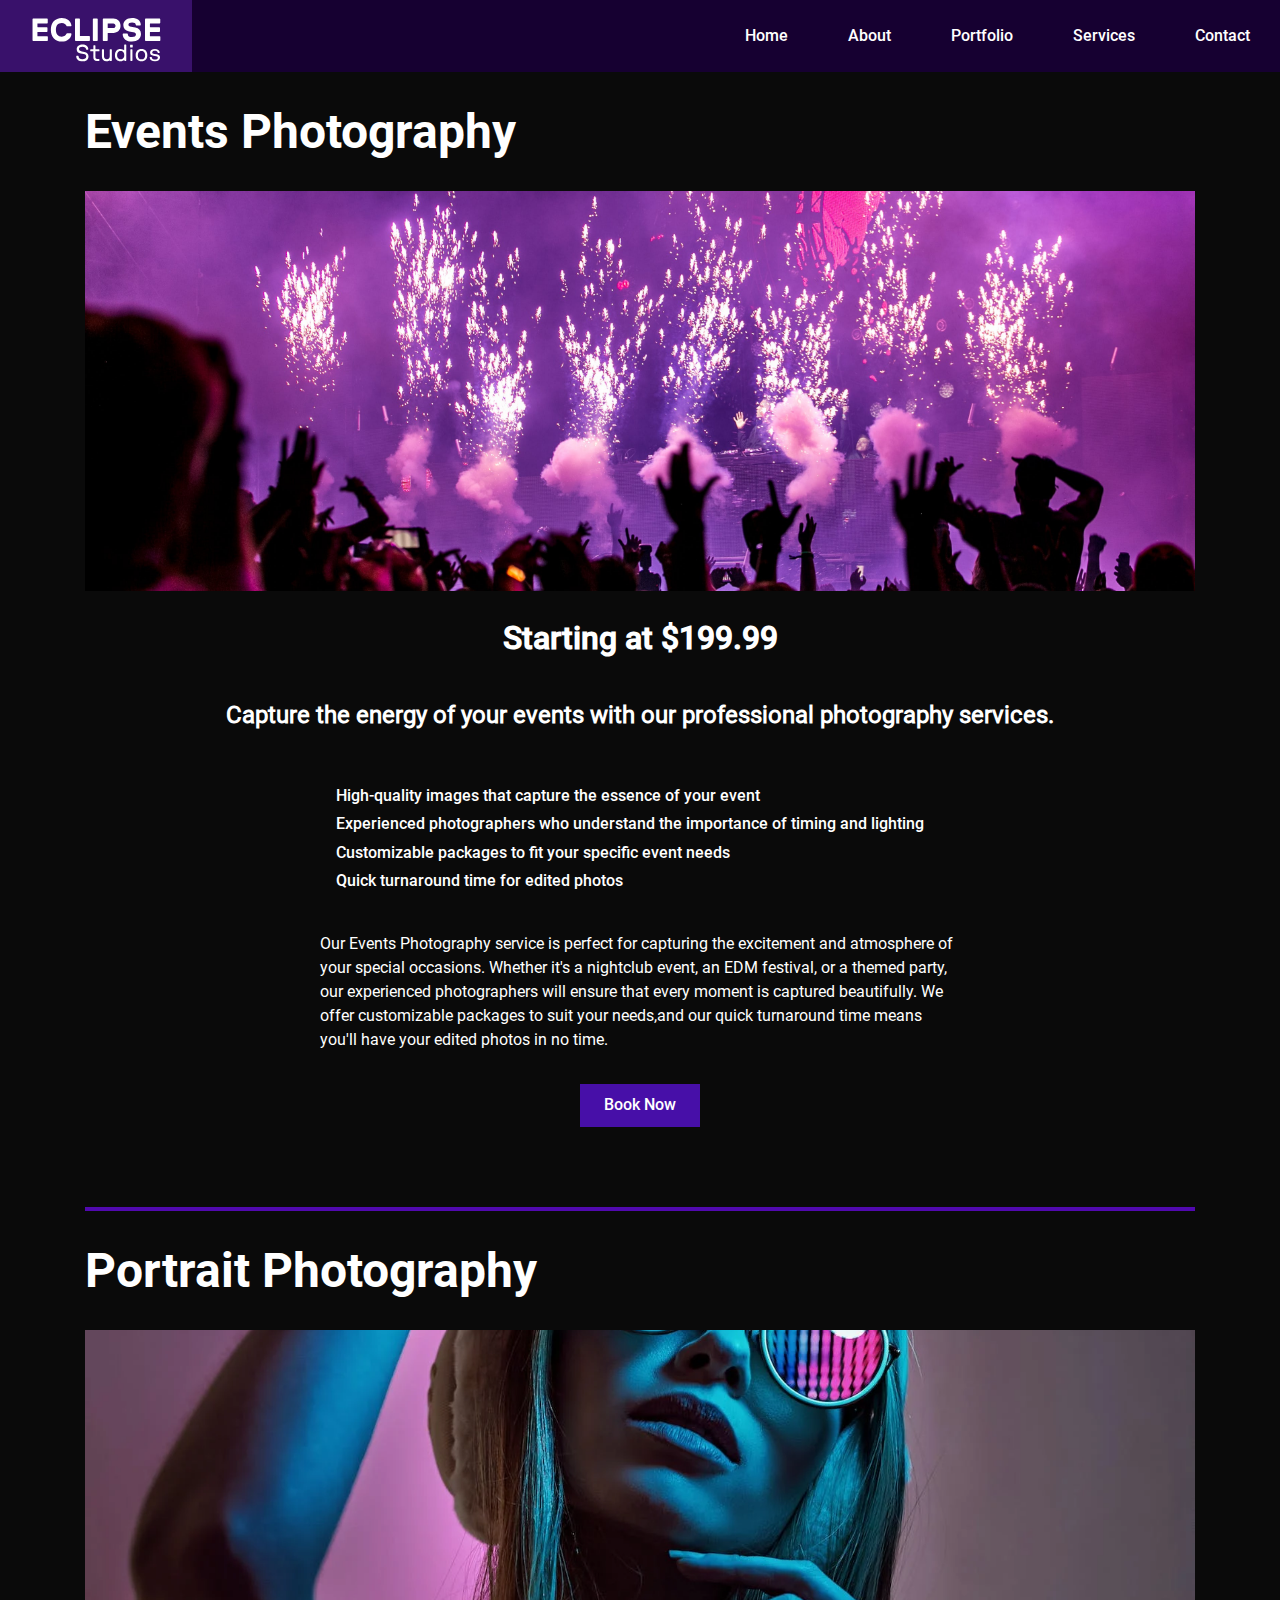
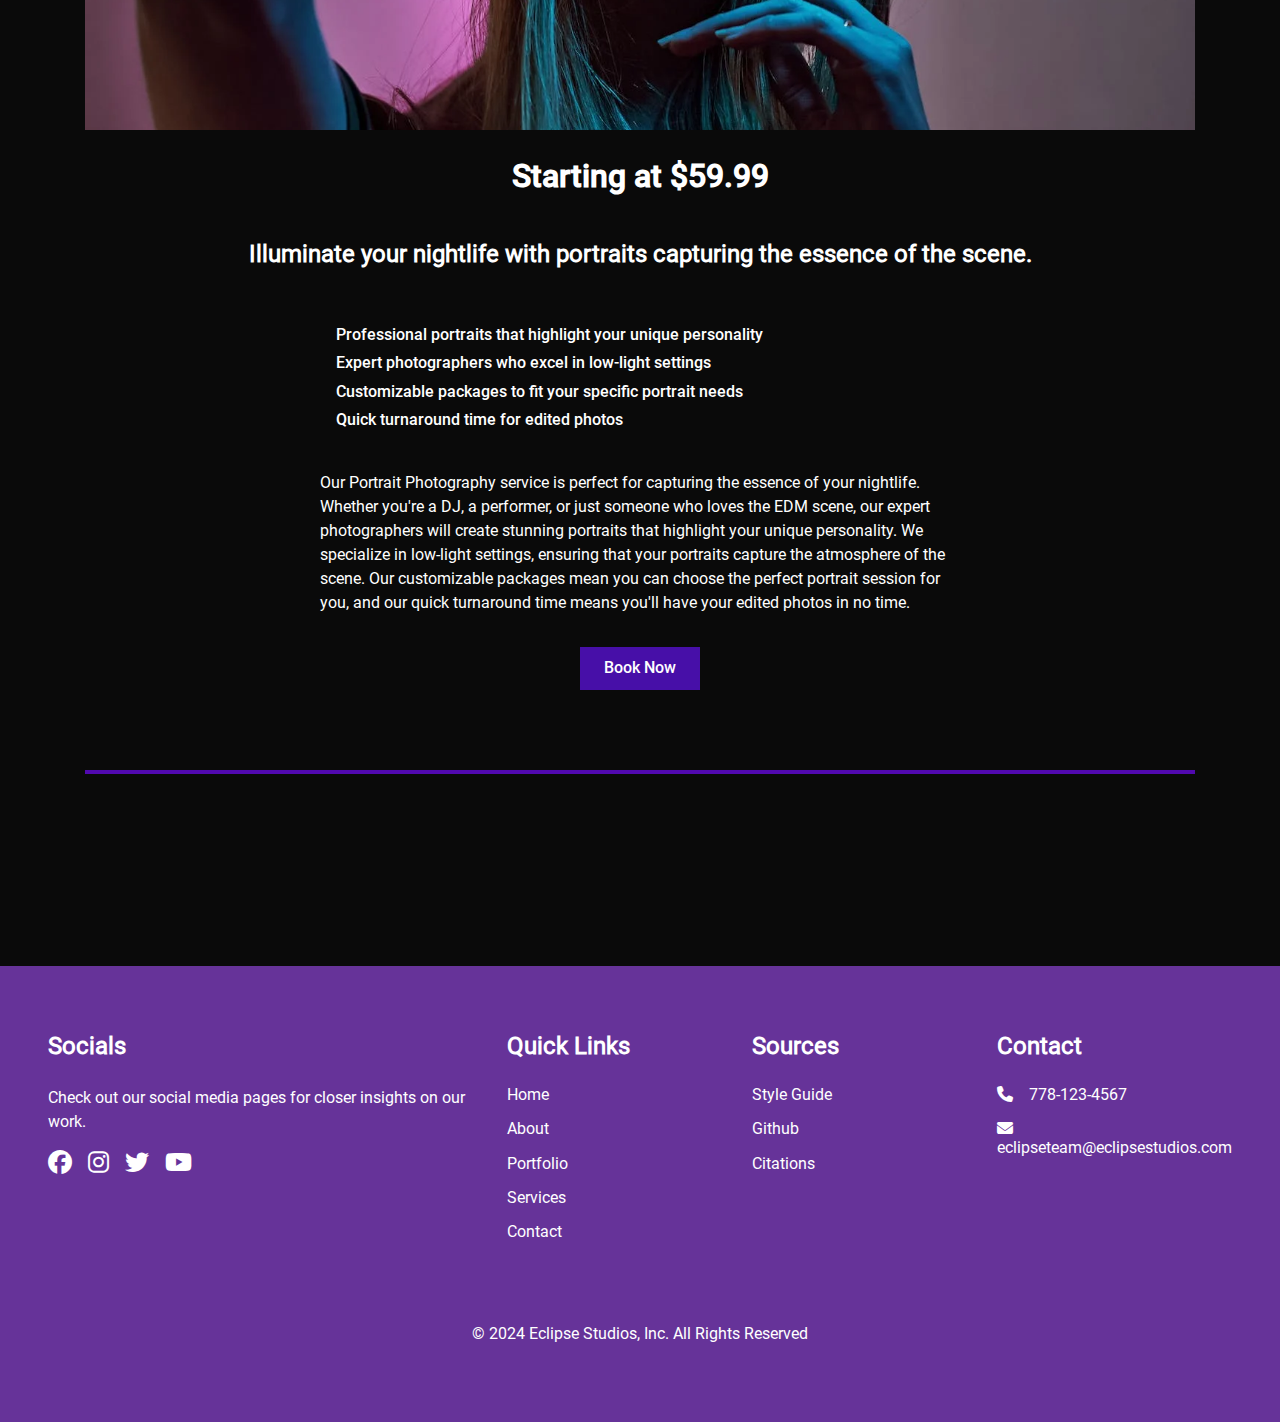
<file: PO2/services.html>
<!DOCTYPE html>
<html lang="en">

<head>
  <meta charset="UTF-8">
  <meta name="viewport" content="width=device-width, initial-scale=1.0">
  <title>Eclipse Studios - Services</title>

  <link href="css/normalize.css" rel="stylesheet">
  <link href="css/main.css" rel="stylesheet">
  <link href="css/website.css" rel="stylesheet">
  <link href="css/fonts.css" rel="stylesheet">
  <link rel="stylesheet" href="https://cdnjs.cloudflare.com/ajax/libs/font-awesome/6.5.1/css/all.min.css">
</head>

<body>

  <header class="navbar">
    <nav>
      <ul class="sidebar">
        <li onclick=hideSidebar()><a href="#"><svg class="menu-icon" xmlns="http://www.w3.org/2000/svg" height="26"
              viewBox="0 -960 960 960" width="26">
              <path
                d="m256-200-56-56 224-224-224-224 56-56 224 224 224-224 56 56-224 224 224 224-56 56-224-224-224 224Z" />
            </svg></a></li>
        <li><a href="home.html">Home</a></li>
        <li><a href="about.html">About</a></li>
        <li><a href="portfolio.html">Portfolio</a></li>
        <li><a href="services.html">Services</a></li>
        <li><a href="contact.html">Contact</a></li>
      </ul>
      <!-- Close and menu icons from: https://fonts.google.com/icons?selected=Material+Symbols+Outlined:close:FILL@0;wght@400;GRAD@0;opsz@24 -->
      <ul>
        <li><a href="home.html" class="nav-logo"><svg width="132" height="59" viewBox="0 0 132 59" fill="none"
              xmlns="http://www.w3.org/2000/svg">
              <path
                d="M3.168 34C2.816 34 2.528 33.712 2.528 33.36V12.24C2.528 11.888 2.816 11.6 3.168 11.6H17.12C17.472 11.6 17.76 11.888 17.76 12.24V15.76C17.76 16.112 17.472 16.4 17.12 16.4H7.744C7.552 16.4 7.424 16.528 7.424 16.72V19.856C7.424 20.048 7.552 20.176 7.744 20.176H16.832C17.184 20.176 17.472 20.464 17.472 20.816V24.336C17.472 24.688 17.184 24.976 16.832 24.976H7.744C7.552 24.976 7.424 25.104 7.424 25.296V28.88C7.424 29.072 7.552 29.2 7.744 29.2H17.216C17.568 29.2 17.856 29.488 17.856 29.84V33.36C17.856 33.712 17.568 34 17.216 34H3.168ZM31.823 34.608C28.399 34.608 25.647 33.36 23.663 31.248C21.807 29.2 20.847 26.288 20.847 22.8C20.847 19.312 21.807 16.4 23.663 14.352C25.647 12.24 28.399 10.992 31.823 10.992C36.751 10.992 41.071 14.064 41.455 18.448C41.519 18.928 41.295 19.248 40.879 19.248H37.359C36.815 19.248 36.591 19.056 36.431 18.736C35.855 17.36 34.415 15.888 31.823 15.888C29.839 15.888 28.399 16.592 27.343 17.84C26.351 19.024 25.903 20.72 25.903 22.8C25.903 24.88 26.351 26.576 27.343 27.76C28.399 29.008 29.871 29.712 31.823 29.712C34.415 29.712 35.855 28.24 36.431 26.864C36.591 26.544 36.815 26.352 37.359 26.352H40.879C41.295 26.352 41.519 26.672 41.455 27.152C41.071 31.536 36.751 34.608 31.823 34.608ZM45.668 34C45.316 34 45.028 33.712 45.028 33.36V12.24C45.028 11.888 45.316 11.6 45.668 11.6H49.284C49.636 11.6 49.924 11.888 49.924 12.24V28.784C49.924 29.008 50.052 29.104 50.244 29.104H59.268C59.62 29.104 59.908 29.392 59.908 29.744V33.36C59.908 33.712 59.62 34 59.268 34H45.668ZM63.6085 34C63.1605 34 62.8405 33.68 62.8405 33.232V12.368C62.8405 11.92 63.1605 11.6 63.6085 11.6H67.0005C67.4485 11.6 67.7365 11.92 67.7365 12.368V33.232C67.7365 33.68 67.4485 34 67.0005 34H63.6085ZM73.4493 34C73.0973 34 72.8093 33.712 72.8093 33.36V12.24C72.8093 11.888 73.0973 11.6 73.4493 11.6H83.3373C87.5933 11.6 90.5373 14.544 90.5373 18.768C90.5373 22.96 87.6253 25.904 83.3373 25.904H78.0253C77.8333 25.904 77.7053 26.032 77.7053 26.224V33.36C77.7053 33.712 77.4173 34 77.0653 34H73.4493ZM77.7053 20.784C77.7053 20.976 77.8333 21.104 78.0253 21.104H83.2733C84.5533 21.104 85.5133 20.08 85.5133 18.768C85.5133 17.424 84.5533 16.4 83.2733 16.4H78.0253C77.8333 16.4 77.7053 16.528 77.7053 16.72V20.784ZM101.994 34.608C96.4898 34.608 92.6818 31.696 92.6818 27.184V27.152C92.6818 26.8 92.9698 26.512 93.3218 26.512H97.1938C97.5458 26.512 97.8338 26.8 97.8338 27.152V27.184C97.8338 29.104 99.3378 30.064 102.026 30.064C104.394 30.064 105.962 29.168 105.962 27.536C105.962 26.352 105.194 25.68 103.37 25.328L99.1138 24.496C95.2098 23.728 93.3218 21.424 93.3218 18.032C93.3218 13.776 97.0018 10.992 102.09 10.992C107.242 10.992 110.794 13.712 110.794 17.808V17.872C110.794 18.224 110.506 18.512 110.154 18.512H106.41C106.058 18.512 105.77 18.224 105.77 17.872V17.808C105.77 16.368 104.266 15.536 102.058 15.536C99.7858 15.536 98.4418 16.336 98.4418 17.712C98.4418 18.864 99.2738 19.472 101.098 19.856L105.258 20.624C109.002 21.328 110.986 23.664 110.986 27.12C110.986 31.568 107.562 34.608 101.994 34.608ZM115.668 34C115.316 34 115.028 33.712 115.028 33.36V12.24C115.028 11.888 115.316 11.6 115.668 11.6H129.62C129.972 11.6 130.26 11.888 130.26 12.24V15.76C130.26 16.112 129.972 16.4 129.62 16.4H120.244C120.052 16.4 119.924 16.528 119.924 16.72V19.856C119.924 20.048 120.052 20.176 120.244 20.176H129.332C129.684 20.176 129.972 20.464 129.972 20.816V24.336C129.972 24.688 129.684 24.976 129.332 24.976H120.244C120.052 24.976 119.924 25.104 119.924 25.296V28.88C119.924 29.072 120.052 29.2 120.244 29.2H129.716C130.068 29.2 130.356 29.488 130.356 29.84V33.36C130.356 33.712 130.068 34 129.716 34H115.668Z"
                fill="white" />
              <path
                d="M52.429 54.368C48.841 54.368 46.242 52.574 46.242 49.239V49.193C46.242 48.94 46.449 48.733 46.702 48.733H48.105C48.358 48.733 48.565 48.94 48.565 49.193V49.239C48.565 51.217 50.106 52.252 52.429 52.252C54.729 52.252 56.247 51.309 56.247 49.515C56.247 48.181 55.396 47.422 53.602 47.054L50.727 46.479C48.22 45.973 46.702 44.616 46.702 42.155C46.702 39.142 49.462 37.532 52.567 37.532C55.879 37.532 58.317 39.303 58.317 42.178V42.247C58.317 42.5 58.11 42.707 57.857 42.707H56.523C56.27 42.707 56.063 42.5 56.063 42.247V42.178C56.063 40.522 54.522 39.648 52.544 39.648C50.428 39.648 49.002 40.453 49.002 42.063C49.002 43.42 49.991 44.064 51.923 44.455L54.43 44.938C56.983 45.444 58.524 46.939 58.524 49.4C58.524 52.505 55.971 54.368 52.429 54.368ZM66.8847 54C64.5387 54 63.3657 52.551 63.3657 50.458V44.593C63.3657 44.455 63.2737 44.363 63.1357 44.363H60.6977C60.4447 44.363 60.2377 44.156 60.2377 43.903V42.822C60.2377 42.569 60.4447 42.362 60.6977 42.362H63.1357C63.2737 42.362 63.3657 42.27 63.3657 42.132V38.751C63.3657 38.498 63.5727 38.291 63.8257 38.291H64.9757C65.2287 38.291 65.4357 38.498 65.4357 38.751V42.132C65.4357 42.27 65.5277 42.362 65.6657 42.362H69.0007C69.2537 42.362 69.4607 42.569 69.4607 42.822V43.903C69.4607 44.156 69.2537 44.363 69.0007 44.363H65.6657C65.5277 44.363 65.4357 44.455 65.4357 44.593V50.251C65.4357 51.378 66.0797 51.93 67.1147 51.93H69.0007C69.2537 51.93 69.4607 52.137 69.4607 52.39V53.54C69.4607 53.793 69.2537 54 69.0007 54H66.8847ZM76.2994 54.368C73.8614 54.368 71.9064 52.712 71.9064 49.607V42.822C71.9064 42.569 72.1134 42.362 72.3664 42.362H73.5394C73.7924 42.362 73.9994 42.569 73.9994 42.822V49.354C73.9994 51.286 75.1954 52.321 76.8744 52.321C78.5534 52.321 79.7494 51.286 79.7494 49.354V42.822C79.7494 42.569 79.9564 42.362 80.2094 42.362H81.3824C81.6354 42.362 81.8424 42.569 81.8424 42.822V53.54C81.8424 53.793 81.6354 54 81.3824 54H80.5544C79.9794 54 80.0024 53.402 79.4274 53.402C78.8064 53.402 78.5304 54.368 76.2994 54.368ZM90.2777 54.368C88.7367 54.368 87.4717 53.839 86.5517 52.873C85.5167 51.769 84.9187 50.113 84.9187 48.181C84.9187 46.249 85.5167 44.593 86.5517 43.512C87.4717 42.546 88.7367 41.994 90.2777 41.994C92.6007 41.994 93.1067 43.006 93.7507 43.006C94.0497 43.006 94.1877 42.868 94.1877 42.5V37.9C94.1877 37.647 94.3947 37.44 94.6707 37.44H95.8207C96.0737 37.44 96.2807 37.647 96.2807 37.9V53.54C96.2807 53.793 96.0737 54 95.8207 54H94.9927C94.4177 54 94.5097 53.264 93.8427 53.264C93.1067 53.264 92.6927 54.368 90.2777 54.368ZM87.0807 48.181C87.0807 49.377 87.3797 50.389 87.9777 51.102C88.5757 51.861 89.4957 52.321 90.6917 52.321C91.8647 52.321 92.7847 51.861 93.3827 51.102C93.9577 50.389 94.2797 49.377 94.2797 48.181C94.2797 47.008 93.9577 45.973 93.3827 45.26C92.7847 44.501 91.8647 44.064 90.6917 44.064C89.4957 44.064 88.5757 44.501 87.9777 45.26C87.3797 45.973 87.0807 47.008 87.0807 48.181ZM100.829 54C100.53 54 100.369 53.793 100.369 53.54V42.822C100.369 42.569 100.53 42.362 100.829 42.362H101.979C102.301 42.362 102.439 42.569 102.439 42.822V53.54C102.439 53.793 102.301 54 101.979 54H100.829ZM100.093 40.016V38.13C100.093 37.946 100.254 37.762 100.461 37.762H102.37C102.577 37.762 102.738 37.946 102.738 38.13V40.016C102.738 40.223 102.577 40.384 102.37 40.384H100.461C100.254 40.384 100.093 40.223 100.093 40.016ZM111.492 54.368C109.606 54.368 108.088 53.701 107.076 52.528C106.179 51.447 105.673 49.975 105.673 48.181C105.673 46.387 106.179 44.915 107.076 43.834C108.088 42.661 109.606 41.994 111.492 41.994C113.378 41.994 114.896 42.661 115.908 43.834C116.805 44.915 117.311 46.387 117.311 48.181C117.311 49.975 116.805 51.447 115.908 52.528C114.896 53.701 113.378 54.368 111.492 54.368ZM107.835 48.181C107.835 49.4 108.134 50.412 108.732 51.125C109.33 51.884 110.273 52.321 111.492 52.321C112.711 52.321 113.654 51.884 114.252 51.125C114.85 50.412 115.149 49.4 115.149 48.181C115.149 46.962 114.85 45.973 114.252 45.237C113.654 44.501 112.711 44.064 111.492 44.064C110.273 44.064 109.33 44.501 108.732 45.237C108.134 45.973 107.835 46.962 107.835 48.181ZM125 54.368C121.826 54.368 119.802 53.057 119.687 50.527C119.664 50.274 119.894 50.09 120.147 50.09H121.343C121.619 50.09 121.78 50.274 121.826 50.527C121.987 51.953 123.137 52.574 125 52.574C126.909 52.574 127.852 51.815 127.852 50.757C127.852 50.021 127.53 49.446 126.15 49.262L123.528 48.848C121.09 48.48 120.078 47.33 120.078 45.559C120.078 43.42 122.033 41.994 124.931 41.994C127.645 41.994 129.6 43.236 129.761 45.467C129.784 45.743 129.554 45.927 129.278 45.927H128.151C127.875 45.927 127.714 45.743 127.668 45.467C127.484 44.363 126.472 43.788 124.908 43.788C123.183 43.788 122.24 44.455 122.24 45.467C122.24 46.341 122.769 46.778 124.402 47.008L126.702 47.33C129.209 47.698 130.014 48.917 130.014 50.619C130.014 52.804 128.22 54.368 125 54.368Z"
                fill="white" />
            </svg>
          </a></li>
        <li class="hideOnMobile"><a href="home.html">Home</a></li>
        <li class="hideOnMobile"><a href="about.html">About</a></li>
        <li class="hideOnMobile"><a href="portfolio.html">Portfolio</a></li>
        <li class="hideOnMobile"><a href="services.html">Services</a></li>
        <li class="hideOnMobile"><a href="contact.html">Contact</a></li>
        <li class="menu-button" onclick=showSidebar()><a href="#"><svg class="close-icon"
              xmlns="http://www.w3.org/2000/svg" height="26" viewBox="0 -960 960 960" width="26">
              <path d="M120-240v-80h720v80H120Zm0-200v-80h720v80H120Zm0-200v-80h720v80H120Z" />
            </svg></a></li>
      </ul>
    </nav>

    <!-- Responsive navbar from: https://www.youtube.com/watch?v=U8smiWQ8Seg&t=386s -->
    <script>
      function showSidebar() {
        const sidebar = document.querySelector('.sidebar')
        sidebar.style.display = 'flex';
      }

      function hideSidebar() {
        const sidebar = document.querySelector('.sidebar')
        sidebar.style.display = 'none';
      }
    </script>
  </header>

  <main>
    <section>
      <div class="container">
        <!-- Service Item 1 -->
        <div class="events-service" id="events-service">
          <h1>Events Photography</h1>
          <img src="img/club4.jpg" alt="Events">
          <div class="text-wrapper">
            <h2>Starting at $199.99</h2>
            <h3>Capture the energy of your events with our professional photography services.</h3>
            <div>
              <ul>
                <li>High-quality images that capture the essence of your event</li>
                <li>Experienced photographers who understand the importance of timing and lighting</li>
                <li>Customizable packages to fit your specific event needs</li>
                <li>Quick turnaround time for edited photos</li>
              </ul>
              <p>Our Events Photography service is perfect for capturing the excitement and atmosphere of your special occasions. Whether it's a nightclub event, an EDM festival, or a themed party, our experienced photographers will ensure that every moment is captured beautifully. We offer customizable packages to suit your needs,and our quick turnaround time means you'll have your edited photos in no time.</p>
            </div>
            <a href="booking.html" class="button3-nav">Book Now</a>
          </div>
        </div>

        <!-- Service Item 2 -->
        <div class="portrait-service" id="portrait-service">
          <h1>Portrait Photography</h1>
          <img src="img/photo2.webp" alt="Portrait">
          <div class="text-wrapper">
            <h2>Starting at $59.99</h2>
            <h3>Illuminate your nightlife with portraits capturing the essence of the scene.</h3>
            <div>
              <ul>
                <li>Professional portraits that highlight your unique personality</li>
                <li>Expert photographers who excel in low-light settings</li>
                <li>Customizable packages to fit your specific portrait needs</li>
                <li>Quick turnaround time for edited photos</li>
              </ul>
              <p>Our Portrait Photography service is perfect for capturing the essence of your nightlife. Whether you're a DJ, a performer, or just someone who loves the EDM scene, our expert photographers will create stunning portraits that highlight your unique personality. We specialize in low-light settings, ensuring that your portraits capture the atmosphere of the scene. Our customizable packages mean you can choose the perfect portrait session for you, and our quick turnaround time means you'll have your edited photos in no time.</p>
            </div>
            <a href="booking.html" class="button3-nav">Book Now</a>
          </div>
        </div>
      </div>
    </section>
  </main>

  <footer>
    <div class="footer">
      <div class="foot-wrapper">
        <div class="social-foot">
          <h3>Socials</h3>
          <p>Check out our social media pages for closer insights on our work.</p>
          <!-- Social media icons tutorial: https://www.w3schools.com/howto/tryit.asp?filename=tryhow_css_social_media_buttons -->
          <ul>
            <li><a href="https://www.facebook.com/" target="_blank"><i class="fa-brands fa-facebook"></i></a></li>
            <li><a href="https://www.instagram.com/" target="_blank"><i class="fa-brands fa-instagram"></i></a></li>
            <li><a href="https://www.twitter.com/" target="_blank"><i class="fa-brands fa-twitter"></i></a></li>
            <li><a href="https://www.youtube.com/" target="_blank"><i class="fa-brands fa-youtube"></i></a></li>
          </ul>
        </div>
        <div class="links-foot">
          <h3>Quick Links</h3>
          <ul>
            <li><a href="home.html">Home</a></li>
            <li><a href="about.html">About</a></li>
            <li><a href="portfolio.html">Portfolio</a></li>
            <li><a href="services.html">Services</a></li>
            <li><a href="contact.html">Contact</a></li>
          </ul>
        </div>
        <div class="links-foot">
          <h3>Sources</h3>
          <ul>
            <li><a href="index.html">Style Guide</a></li>
            <li><a href="https://github.com/TLin8/PO-2---339">Github</a></li>
            <li><a href="citations.html">Citations</a></li>
          </ul>
        </div>
        <div class="contact-foot">
          <h3>Contact</h3>
          <ul>
            <!-- Using span from: https://developer.mozilla.org/en-US/docs/Web/HTML/Element/span -->
            <li><span><i class="fa fa-phone"></i></span><a>778-123-4567</a></li>
            <li><span><i class="fa fa-envelope"></i></span><a>eclipseteam@eclipsestudios.com</a></li>
          </ul>
        </div>
      </div>
      <div class="copyright-info">
        <p>© 2024 Eclipse Studios, Inc. All Rights Reserved</p>
      </div>
    </div>
  </footer>
</body>

</html>
</file>
<file: PO2/css/main.css>
/* Font size maintenance */
:root {
  --fs-xl: 3rem;
  --fs-600: 2rem;
  --fs-500: 1.5rem;
  --fs-400: 1rem; 
}

@media (max-width: 992px) {
  :root {
    --fs-xl: 2.75rem;
    --fs-600: 1.5rem;
    --fs-500: 1.2rem;
  }
}

@media (max-width: 450px) {
  :root {
    --fs-xl: 2rem;
    --fs-600: 1.45rem;
  }
}

/* Body Styles */
body {
  margin: 0;
  font-family: 'Roboto Medium', sans-serif;
  background-color: #0a0a0a;
}

/* Element Styles */
.element {
  padding-left: 2rem;
  padding-bottom: 2rem;
  border-top: 0.3rem solid rgb(103, 33, 196);
}

/* Heading Styles */
h1 {
  font-family: 'Roboto Bold', sans-serif;
  font-size: var(--fs-xl);
  margin-top: 1rem;
  margin-bottom: 2rem;
  color: white;
}

h2 {
  font-family: 'Roboto Medium', sans-serif;
  color: rgb(59, 7, 102);
  font-size: var(--fs-600);
  margin-top: 1rem;
  color: white;
}

h3 {  
  font-family: 'Roboto Regular', sans-serif;
  font-size: var(--fs-500);
  line-height: 2rem;
  margin-top: 1rem;
  color: white;
}

h4 {
  font-family: 'Roboto Medium', sans-serif;
  font-size: var(--fs-400);
  margin-bottom: 1rem;
  color: white;
}

ul{
  color: white;
}

/* Style Guide Template Heading */
h5 {
  padding-left: 2rem;
  font-size: var(--fs-400);
  margin-top: 3rem;
  margin-bottom: 1rem;
  color: white;
}

/* Paragraph Styles */
p {
  margin-top: 0;
  font-family: 'Roboto Regular', sans-serif;
  font-size: var(--fs-400);
  line-height: 1.5rem;
  color: white;
}

/* Code Styles */
code {
  background-color: #EEE;
  padding: 0.5rem;
  display: block;
}

/* Navigation Button Styles */
.button-nav,
.button2-nav,
.button3-nav {
  display: inline-block;
  color: white;
  text-decoration: none;
  transition-property: background-color; 
  transition-duration: 0.5s;
  padding: 0.75rem 1.5rem;
}

.button-nav {
  background-color: rgb(50, 50, 50);
}

.button2-nav {
  background-color: rgb(103, 24, 163);
}

.button3-nav {
  background-color: rgb(71, 15, 168);
}

.button-nav:hover, .button-nav:focus,
.button2-nav:hover, .button2-nav:focus,
.button3-nav:hover, .button3-nav:focus {
  background-color: rgb(200, 200, 200);
}

/* Hover Style for Images as Links */
a img:hover { 
  opacity: 0.5; 
}

/* Element Image Styles */
.element img {
  width: 35%; 
}

/* Hyperlink Styles */
a {
  color: #27064f;
  font-family: 'Roboto Medium', sans-serif;
  font-size: 1rem;
  transition: color 0.3s ease-in-out;
  color: white;
}

a:hover,
a:focus {
  opacity: 0.5; 
}

/* Checkout Cart Styles */
.checkout-cart {
  padding: 1rem;
}

.checkout-cart .cart-item {
  border: 1px solid #ccc;
  padding: 1rem;
  margin-bottom: 1rem;
}

.checkout-cart .cart-item img {
  width: 100%;
  max-height: 150px;
  object-fit: cover;
  margin-bottom: 0.5rem;
}

.checkout-cart h2 {
  font-size: 1.5rem;
  margin-bottom: 0.5rem;
}

.checkout-cart p {
  margin: 0;
  font-family: 'Roboto Regular', sans-serif;
}

.checkout-cart .cart-total {
  border-top: 2px solid #27064f;
  margin-top: 1rem;
  padding-top: 1rem;
}

/* Checkout Payment Form */
#checkout-payment {
  max-width: 600px; 
  margin: 0 auto;
  padding: 20px;
}

#checkout-payment h1 {
  text-align: center;
  font-size: 2.4rem;
  color: white;
  margin-bottom: 25px;
}

#checkout-payment div {
  margin-bottom: 15px;
}

.personal-info {
  display: flex;
  flex-wrap: wrap;
  column-gap: 10px;
}

.personal-info div {
  flex: 1 1 160px;
}

.billing-info {
  display: flex;
  flex-wrap: wrap;
  column-gap: 10px;
}

.billing-info div {
  flex: 1 1 160px;
}

/* Removing styling from children */
/* https://developer.mozilla.org/en-US/docs/Web/CSS/all */
.payment-type label, input[type="radio"] {
  all: revert;
  color: white;
}

label {
  display: block;
  margin-bottom: 8px;
}

input {
  display: block;
  width: 100%;
  padding: 12px;
  box-sizing: border-box;
  border: 1px solid #ccc;
}

/* Product/Service Listing Styles */
#product_listing {
  padding: 2rem;
}

.service-list {
  display: flex;
}

.service-item {
  width: 300px;
  margin: 1rem;
  padding: 1rem;
  border: 1px solid #ccc;
  text-align: left;
}

.service-item img {
  width: 100%;
  max-height: 200px;
  object-fit: cover;
  margin-bottom: 0.5rem;
}

.service-item h3 {
  color: #ffffff;
  margin-bottom: 0.5rem;
}

.service-item a {
  display: block; 
  margin-top: 1.5rem;
  text-align: center; 
  background-color: #27064f;
  color: white;
  text-decoration: none;
  border-radius: 4px;
  padding: 0.3rem 1rem;
  transition: background-color 0.3s ease-in-out;
}

/* Potential Imagery Section */
.element figure {
  display: flex;
  flex-wrap: wrap;
  justify-content: flex-start;
}

.element figure img {
  width: 70%;
  max-height: 200px;
  object-fit: cover;
}

.element figcaption {
  font-family: 'Roboto Medium', sans-serif;
  color: rgb(98, 0, 255);
  font-size: 1.5rem;
}

/* MORE DETAILS SECTION */
#more-details {
  max-width: 100%;
  margin: 0 auto;
  padding: 20px;
}

.main-info{
  display: flex;
  justify-content: space-between;
}

.service-details img {
  width: 50%;
  margin-bottom: 0.5rem;
  margin-right: 20px;
}

/* CONTACT US SECTION */
.client-form {
  max-width: 700px;
  margin: 0 auto;
  padding: 20px;
}

.client-form h2 {
  text-align: center;
  color: white;
}

.input-group {
  display: flex;
  justify-content: space-between;
}

.input-group input,
#subject,
.message {
  width: 100%;
  padding: 12px;
  margin-bottom: 20px;
  border: 1px solid #ccc;
  box-sizing: border-box;
}

.input-group input[type="text"] {
  margin-right: 10px;
}

.input-group input[type="email"] {
  margin-left: 10px; 
}

.message {
  height: 200px;
  resize: none;
}

.client-form button {
  width: 100%;
  padding: 12px;
  background-color: #27064f;
  color: white;
  border: none;
  cursor: pointer;
  transition: background-color 0.3s ease-in-out;
}

.client-form button:hover {
  opacity: 0.5; 
}

#feedback-client-info {
  display: flex;
  flex-wrap: wrap;
  justify-content: space-between;
  gap: 20px;
}

#feedback-client-info :nth-child(1),
#feedback-client-info :nth-child(2) {
  flex: 1 1;
}

#feedback-client-info :nth-child(5) {
  flex: 1;
}

#feedback-client-info > * {
  flex: 0 0 auto;
}

#feedback-rating input[type="radio"],
label {
  all: inherit;
  color: white;
}

/* Navigation bar */

/* Sticky nav from: https://stackoverflow.com/questions/3593594/how-to-keep-the-header-static-always-on-top-while-scrolling/58645785#58645785 */
.navbar {
  position: sticky;
  top: 0;
  z-index: 999;
}

nav {
  background: rgb(22, 0, 49);
}

nav ul {
  width: 100%;
  list-style: none;
  display: flex;
  justify-content: flex-end;
  align-items: center;
  padding: 0;
  margin: 0;
}

nav li {
  height: 4.5rem;
}

nav a {
  height: 100%;
  padding: 0 30px;
  text-decoration: none;
  display: flex;
  align-items: center;
  color: white;
}

nav a:hover {
  opacity: unset;
  background-color: rgba(66, 21, 121, 0.808);
}

nav li:first-child {
  margin-right: auto;
}

.sidebar {
  position: fixed;
  top: 0;
  right: 0;
  height: 100vh;
  width: 250px;
  z-index: 999;
  background-color: rebeccapurple;
  box-shadow: -10px 0 10px rgba(0, 0, 0, 0.1);
  display: none;
  flex-direction: column;
  align-items: flex-start;
  justify-content: flex-start;
}

.sidebar li {
  width: 100%;
}

.sidebar a {
  width: 100%;
}

.close-icon {
  fill: white;
}

.menu-icon {
  fill: white;
}

.menu-button {
  display: none;
}

@media (max-width: 768px) {
  .hideOnMobile {
    display: none;
  }

  .menu-button {
    display: block;
  }
}

@media (max-width: 400px) {
  .sidebar {
    width: 100%;
  }
}
</file>
<file: PO2/css/website.css>
/* HOME PAGE TEMPLATE */
/* Guidance from: https://www.youtube.com/watch?v=Ch_LoWKLv3A&list=PL4-IK0AVhVjNDRHoXGort7sDWcna8cGPA&index=3*/

.hero {
  position: relative;
  margin-inline: auto;
  text-align: right;
  margin-block-end: 10rem;
}

.hero .opacity-box {
  position: absolute;
  z-index: 1;
  height: 100%;
  width: 100%;
  display: block;
  background-color: #000000a2;
}

.hero h1 {
  position: absolute;
  top: 5vh;
  right: 5vw;
  z-index: 2;
  font-size: 8rem;
  margin: 0;
  padding-right: 1rem;
  text-align: right;
  text-decoration: underline;
  text-decoration-color: rebeccapurple;
  text-decoration-thickness: 10px;
}

.hero img {
  position: relative;
  z-index: 0;
  max-width: 100vw;
  width: 100%;
  height: 95vh;
  object-fit: cover;
  object-position: 0 60%;
  display: block;
}

@media (max-width: 1200px) {
  .hero {
    margin-block-end: 8rem;
  }

  .hero h1 {
    font-size: 7rem;
    text-decoration-thickness: 8px;
  }

  .hero img {
    height: 60vh;
  }
}

@media (max-width: 1000px) {
  .hero {
    margin-block-end: 7rem;
  }

  .hero h1 {
    font-size: 6rem;
    text-decoration-thickness: 6px;
    line-height: 1.3;
  }

  .hero img {
    height: 50vh;
  }
}

@media (max-width: 900px) {
  .hero h1 {
    font-size: 4rem;
    text-decoration-thickness: 5px;
  }
}

@media (max-width: 600px) {
  .hero {
    margin-block-end: 5rem;
  }

  .hero h1 {
    font-size: 3rem;
    text-decoration-thickness: 5px;
  }
}

@media (max-width: 450px) {
  .hero h1 {
    font-size: 2rem;
  }
}

.container {
  position: relative;
  /* min() function from: https://www.youtube.com/watch?v=Ch_LoWKLv3A&list=PL4-IK0AVhVjNDRHoXGort7sDWcna8cGPA&index=3*/
  width: min(1110px, 100% - (1rem * 2));
  margin-inline: auto;
  padding-block-end: 7rem;
}

@media (max-width: 500px) {
  .container {
    padding-block-end: 2rem;
  }
}

.about-us-home {
  max-width: 45rem;
  margin-inline: auto;
}

.about-us-home h2 {
  text-align: center;
}

.service-button {
  padding-top: 2rem;
  text-align: center;
}

@media (min-width: 50em) {
  .photography-service {
    grid-auto-flow: column;
  }
}

.contact-info h2 {
  position: absolute;
  z-index: 1;
  top: 40%;
  left: 43%
}

/* HOME-Services */
@media (min-width: 600px) {
  .home-service-list {
    display: flex;
    flex-wrap: wrap;
    justify-content: space-between;
  }
}

.home-service-item {
  flex-basis: calc(50% - 20px);
  margin-bottom: 40px;
}

.home-service-item img {
  width: 100%;
  aspect-ratio: 1 / 1;
  object-fit: cover;
  margin-bottom: 20px;
}

/* HOME-Gallery */
.product-gallery ul {
  list-style-type: none;
}

/* HOME-BACKGROUND*/
.background-image {
  background-image: url('../img/edm.jpg');
  background-color: rgba(0, 0, 0, 0.85);
  background-blend-mode: overlay;
  background-size: cover;
  background-position: center center;
}

/* HOME-Testimonial */
@media (min-width: 600px) {
.testimonial-container {
  display: flex;
  flex-wrap: wrap;
  justify-content: space-between;
}
}

.testimonial {
  flex-basis: calc(50% - 10px);
  display: flex;
  flex-direction: column;
  align-items: center;
  text-align: center;
}

.testimonial img {
  border-radius: 50%;
  width: 100px;
  height: 100px;
  object-fit: cover;
  object-position: center;
  margin-bottom: 25px;
}

/* HOME-Blog */
.blog-posts-container {
  display: flex;
  flex-wrap: wrap;
  justify-content: space-between;
}

@media (min-width: 600px) {
.blog-post {
  flex-basis: calc(33.33% - 20px);
  margin-bottom: 40px;
}
}
.blog-post img {
  width: 100%;
  aspect-ratio: 1 / 1.25;
  object-fit: cover;
  height: auto;
  margin-bottom: 20px;
}

/* Cropping and positioning images: https://www.educative.io/answers/how-to-crop-an-image-in-css */
.contact-info img {
  width: 100%;
  height: 15em;
  object-fit: cover;
  object-position: 0 35%;
  display: block;
  z-index: 0;
}

/* ABOUT TEMPLATE */
.about-us-intro {
  margin-top: 10rem;
}

/* Grid guide from: https://developer.mozilla.org/en-US/docs/Web/CSS/CSS_grid_layout */
.about-content {
  display: grid;
  grid-template-columns: repeat(2, 1fr);
  gap: 2rem;
}

@media (max-width: 950px) {
  .about-content {
    display: flex;
    flex-direction: column;
  }

  .about-content :nth-child(2) {
    order: 1;
  }

  .about-content :nth-child(1) {
    order: 2;
  }

  .about-content img {
    height: 50vh;
    object-fit: cover;
  }
}

.about-content img {
  width: 100%;
}

.about-content ul {
  margin-top: 2rem;
}

.about-content ul li {
  padding-bottom: 0.75rem;
  font-family: 'Roboto Regular', sans-serif;
  line-height: 1.5rem;
}

.about-content ul span {
  padding-bottom: 0.75rem;
  font-family: 'Roboto bold', sans-serif;
}

/* PORTFOLIO TEMPLATE (On Homepage) */
.product-gallery * {
  box-sizing: border-box;
}

.product-gallery img {
  width: 100%;
  display: block;
  aspect-ratio: 1 / 1;
  object-fit: cover;
  transition: transform 1000ms;
}

.product-gallery ul {
  margin: 0;
  padding: 0;
  display: grid;
  gap: 0.5rem;
  grid-template-columns: repeat(auto-fit, minmax(20rem, 1fr));
  max-width: 100%;
  width: 70rem;
  margin: auto;
}

.product-gallery figure {
  margin: 0;
  position: relative;
  overflow: hidden;
}

.product-gallery figcaption {
  position: absolute;
  top: 0;
  left: 0;
  width: 100%;
  height: 100%;
  display: flex;
  justify-content: center;
  place-items: center;
  text-align: center;
  color: white;
  z-index: 1;
  opacity: 0;
  transition: opacity 600ms, transform 600ms;
}

.product-gallery a:is(:hover, :focus) figure::after {
  opacity: 1;
}

.product-gallery a:is(:hover, :focus) figcaption {
  opacity: 1;
  transition: opacity 600ms;
}

/* PORTFOLIO TEMPLATE */
.gallery {
  display: flex;
}

.gallery-column {
  display: flex;
  flex-direction: column;
  width: 33%;
}

.gallery-link:hover .gallery-caption {
  opacity: 1;
}

.gallery-thumb {
  position: relative;
  margin: 1rem;
}

.gallery-image {
  display: block;
  width: 100%;
  transition: .3s;
}

.gallery-image:hover {
  transform: scale(1.1);
}

.gallery-caption {
  position: absolute;
  bottom: 0;
  left: 0;
  width: 100%;
  opacity: 0;
}

@media (max-width: 1100px) {
  .gallery {
    display: grid;
    grid-template-columns: repeat(2, 1fr);
  }

  .gallery-column {
    width: 100%;
  }

  .gallery :last-child {
    flex-direction: row;
    grid-column: 1 / -1;
  }
}

@media (max-width: 500px) {
  .gallery {
    grid-template-columns: 1fr;
  }

  .gallery :last-child {
    flex-direction: column;
  }
}

/* SERVICES TEMPLATE */
.service-page {
  max-width: 100%;
  margin: 0 auto;
  padding: 20px;
}

.events-service,
.portrait-service,
.pricing,
.booking-services {
  padding: 1rem 0 5rem 0;
  border-bottom: 0.3rem solid rgb(81, 9, 175);
}

.events-service img,
.portrait-service img {
  width: 100%;
  max-height: 400px;
  object-fit: cover;
  padding-bottom: 0.5rem;

}

.events-service p,
.portrait-service p,
.pricing p,
.booking-services p {
  max-width: 40rem;
  margin-bottom: 2rem;
}

.events-service ul,
.portrait-service ul {
  list-style-type: none;
  padding: 1rem;
}

.events-service ul li,
.portrait-service ul li {
  margin-bottom: 10px;
}

.text-wrapper {
  display: flex;
  flex-direction: column;
  align-items: center;
}

/* BOOKING TEMPLATE */
.booking-info {
  max-width: 800px;
  margin: 0 auto;
  padding: 20px;
}

.booking-info h2,
.booking-info p {
  text-align: center;
}

.booking-info form {
  display: flex;
  flex-direction: column;
}

.booking-info input,
.booking-info select,
.booking-info textarea {
  padding: 12px;
  margin-bottom: 20px;
}

.booking-info textarea {
  width: 100%;
  box-sizing: border-box;
}

/* Footer styling */

.footer {
  display: grid;
  justify-content: center;
  align-content: start;
  min-height: 40vh;
  background: rebeccapurple;
  padding: 3rem;
  margin-top: 5rem;
}

.foot-wrapper {
  position: relative;
  width: 100%;
  height: auto;
  display: grid;
  /* Grid repeat(): https://developer.mozilla.org/en-US/docs/Web/CSS/repeat */
  grid-template-columns: 2fr repeat(3, 1fr);
  gap: 2rem;
}

@media (max-width: 1100px) {
  .foot-wrapper {
    grid-template-columns: 1fr 1fr;
    gap: 2.5rem;
  }
}

@media (max-width: 550px) {
  .foot-wrapper {
    display: flex;
    flex-direction: column;
  }
}

.footer ul {
  padding: 0;
  list-style: none;
  display: flex;
  flex-direction: column;
}

.footer ul li {
  padding-block-end: 1rem;
}

.footer ul li a {
  text-decoration: none;
  font-family: 'Roboto Regular', sans-serif;
}

.social-foot ul {
  flex-direction: row;
}


.social-foot ul li {
  padding: 0 1rem 0 0;
}

.fa-brands {
  font-size: 1.5rem;
}

.contact-foot span {
  padding-right: 1rem;
}

.copyright-info {
  text-align: center;
  padding-top: 3rem;
}
</file>
<file: PO2/css/fonts.css>
/* Roboto Thin Italic */
@font-face {
    font-family: 'Roboto Thin Italic';
    src: url('../fonts/Roboto-ThinItalic.ttf') format('truetype');
    font-weight: normal;
    font-style: italic;
}

/* Roboto Thin */
@font-face {
    font-family: 'Roboto Thin';
    src: url('../fonts/Roboto-Thin.ttf') format('truetype');
    font-weight: normal;
    font-style: normal;
}

/* Roboto Regular */
@font-face {
    font-family: 'Roboto Regular';
    src: url('../fonts/Roboto-Regular.ttf') format('truetype');
    font-weight: normal;
    font-style: normal;
}

/* Roboto Medium Italic */
@font-face {
    font-family: 'Roboto Medium Italic';
    src: url('../fonts/Roboto-MediumItalic.ttf') format('truetype');
    font-weight: normal;
    font-style: italic;
}

/* Roboto Medium */
@font-face {
    font-family: 'Roboto Medium';
    src: url('../fonts/Roboto-Medium.ttf') format('truetype');
    font-weight: normal;
    font-style: normal;
}

/* Roboto Light Italic */
@font-face {
    font-family: 'Roboto Light Italic';
    src: url('../fonts/Roboto-LightItalic.ttf') format('truetype');
    font-weight: normal;
    font-style: italic;
}

/* Roboto Light */
@font-face {
    font-family: 'Roboto Light';
    src: url('../fonts/Roboto-Light.ttf') format('truetype');
    font-weight: normal;
    font-style: normal;
}

/* Roboto Italic */
@font-face {
    font-family: 'Roboto Italic';
    src: url('../fonts/Roboto-Italic.ttf') format('truetype');
    font-weight: normal;
    font-style: italic;
}

/* Roboto Bold Italic */
@font-face {
    font-family: 'Roboto Bold Italic';
    src: url('../fonts/Roboto-BoldItalic.ttf') format('truetype');
    font-weight: bold;
    font-style: italic;
}

/* Roboto Bold */
@font-face {
    font-family: 'Roboto Bold';
    src: url('../fonts/Roboto-Bold.ttf') format('truetype');
    font-weight: bold;
    font-style: normal;
}

/* Roboto Black Italic */
@font-face {
    font-family: 'Roboto Black Italic';
    src: url('../fonts/Roboto-BlackItalic.ttf') format('truetype');
    font-weight: 900;
    font-style: italic;
}

/* Roboto Black */
@font-face {
    font-family: 'Roboto Black';
    src: url('../fonts/Roboto-Black.ttf') format('truetype');
    font-weight: 900;
    font-style: normal;
}
</file>
